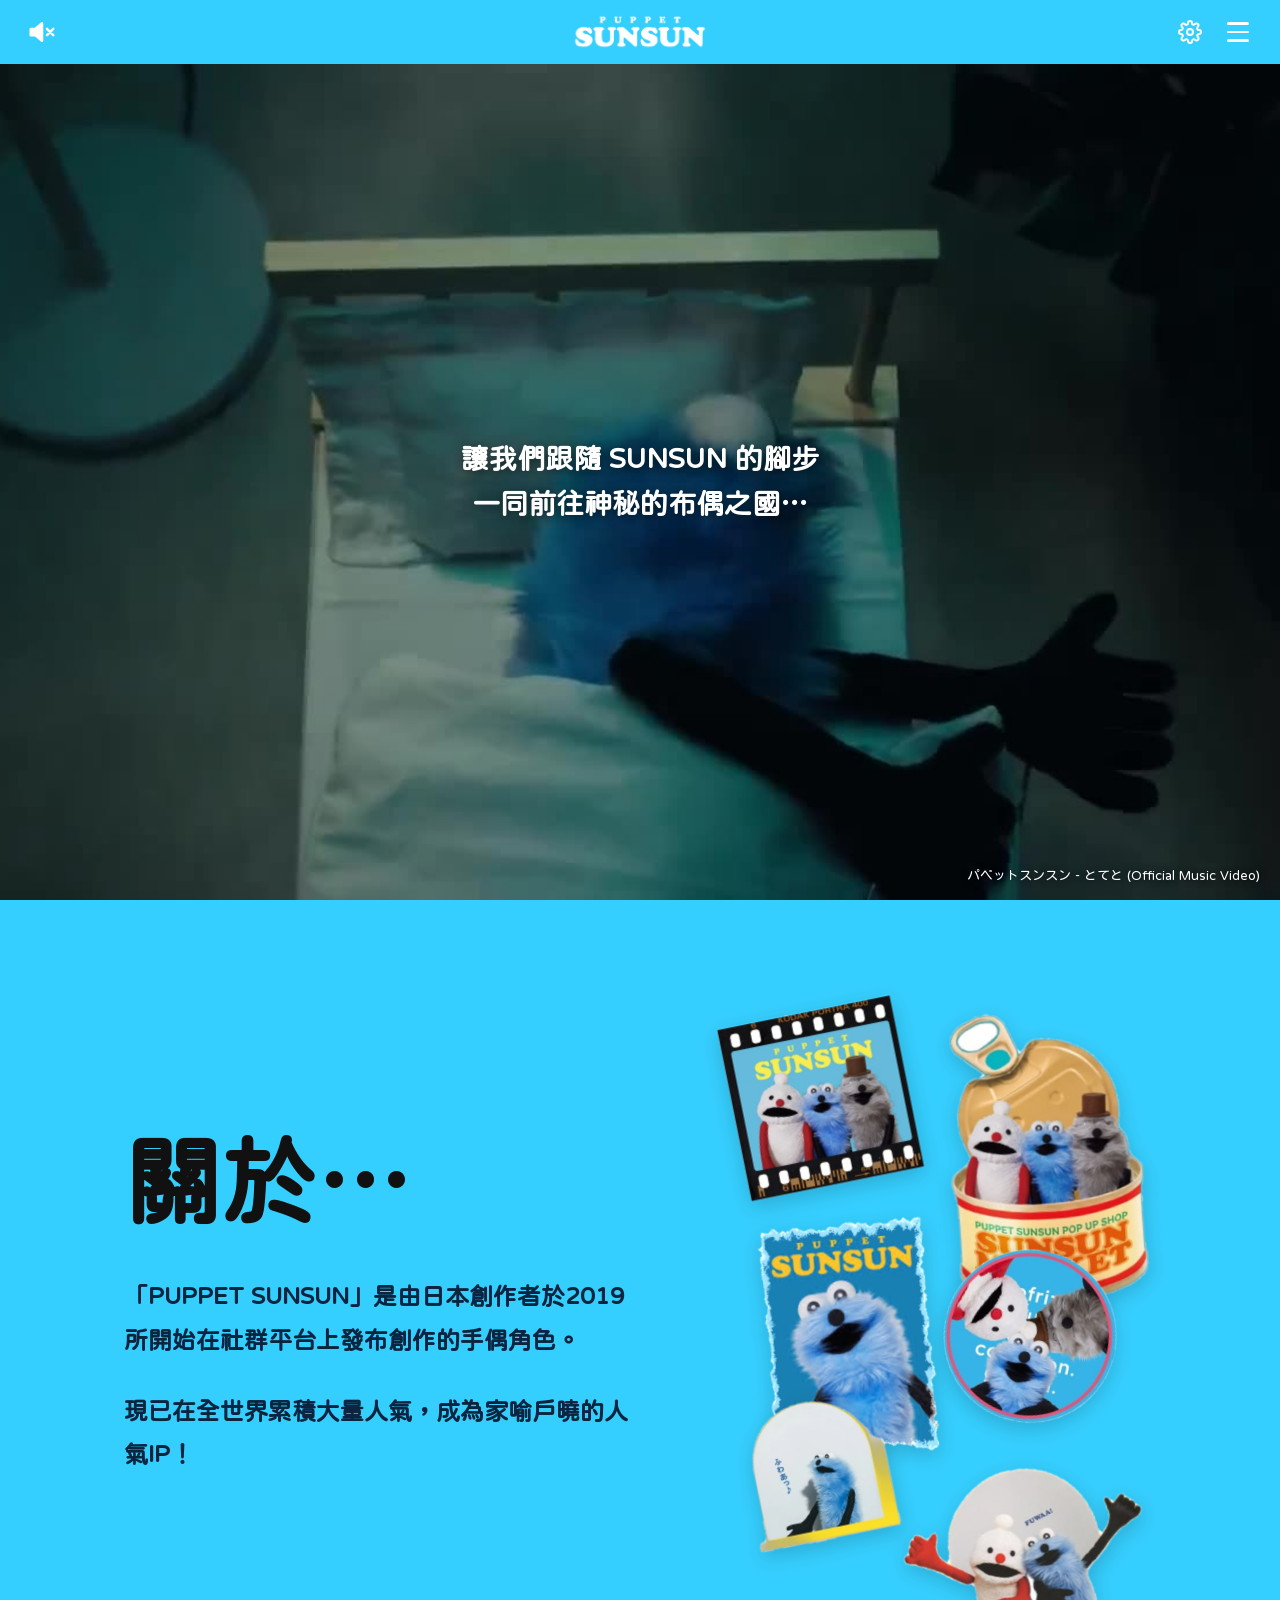
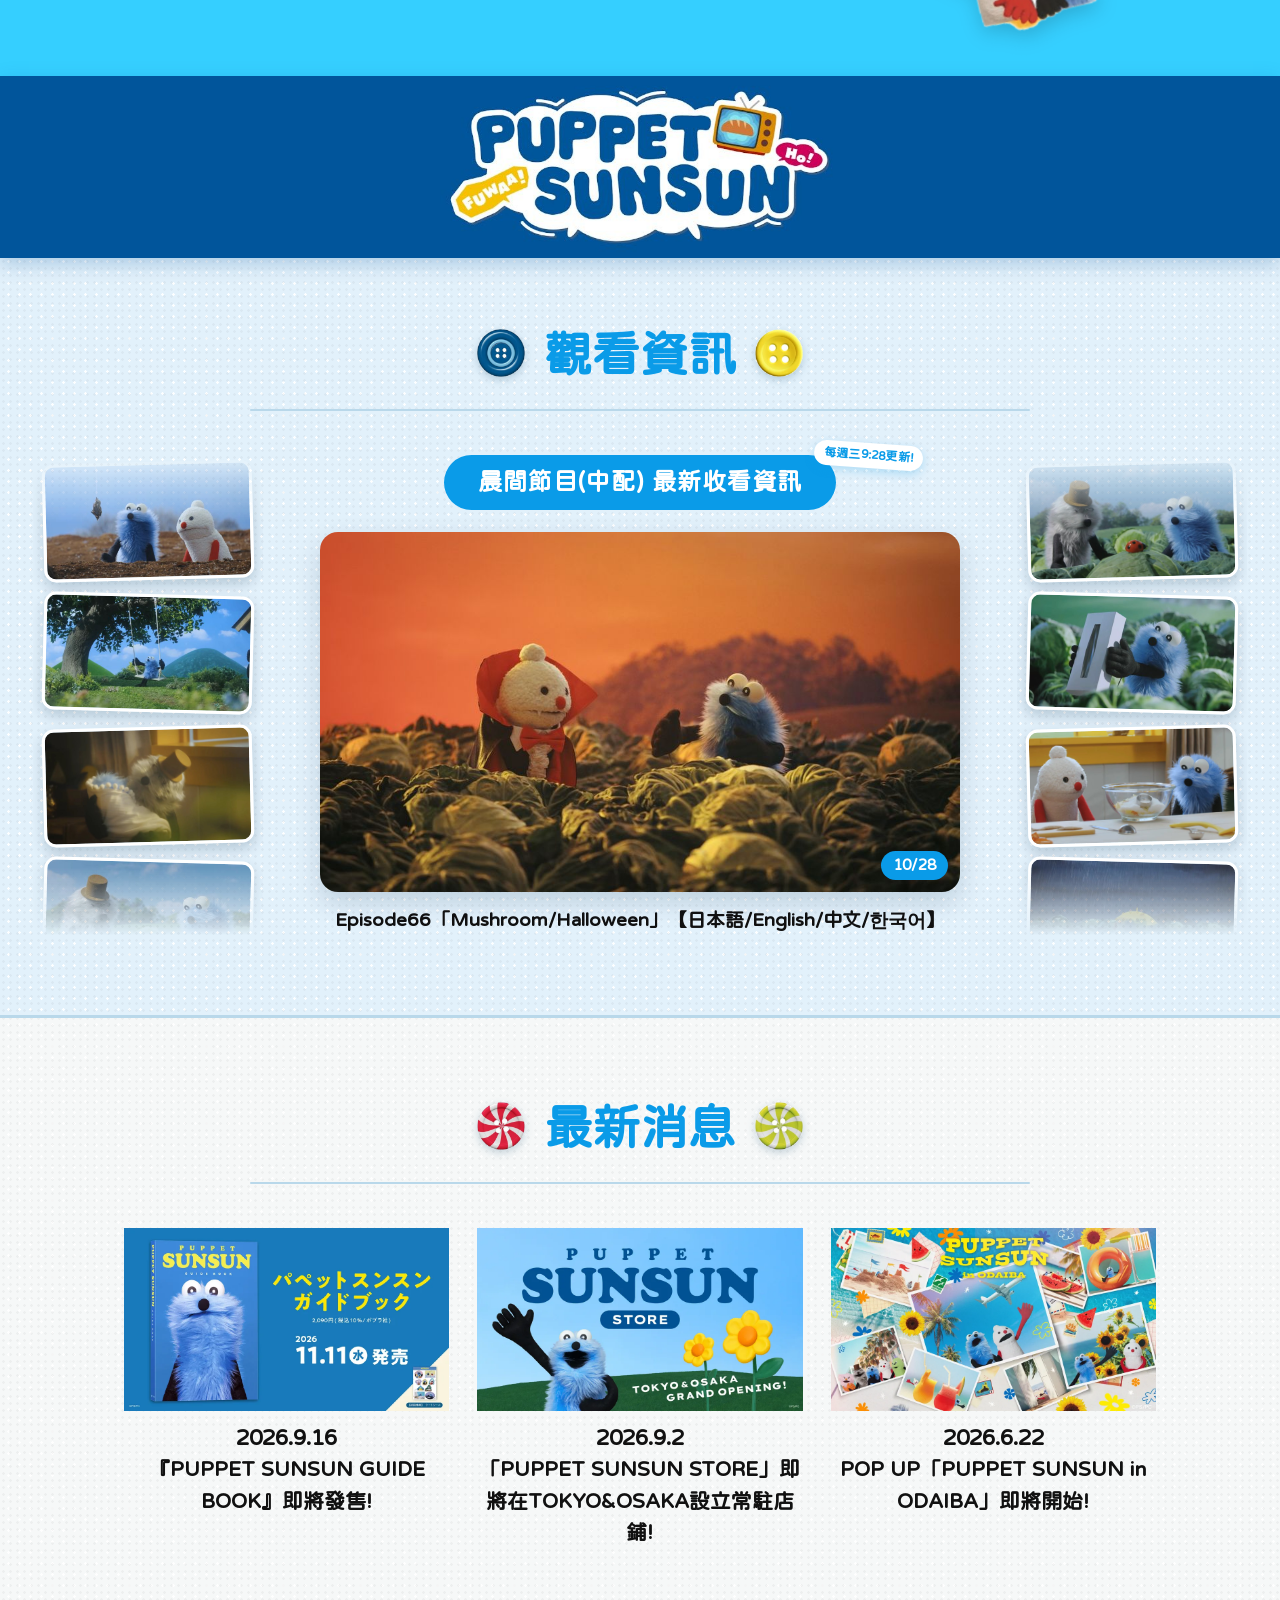
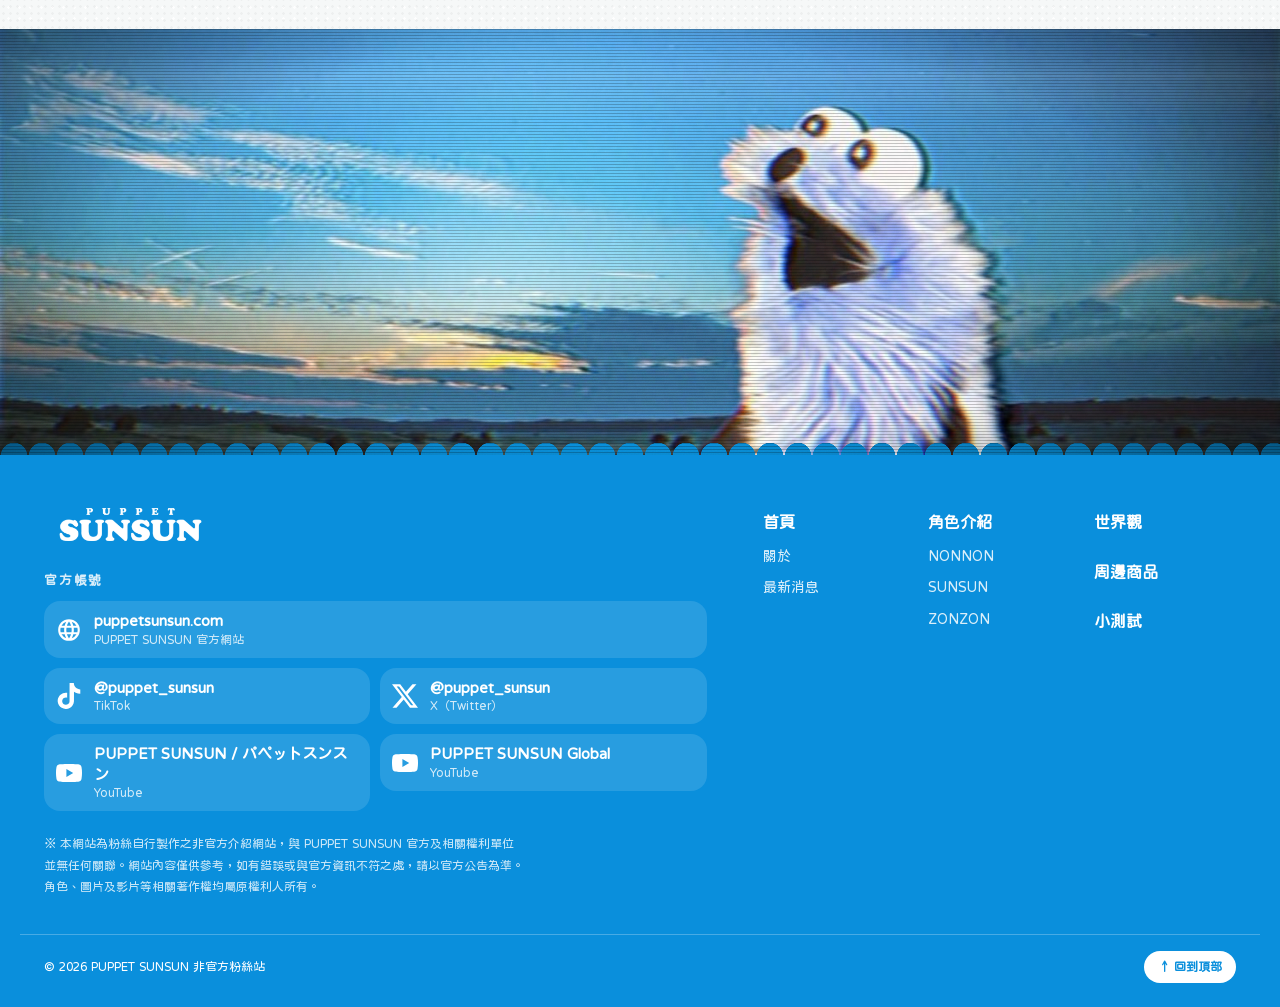
<file: index.html>
<!doctype html>
<html lang="zh-Hant">
<head>
<script>try{if(window.name==="__tr"){document.documentElement.classList.add("tr-in");window.name="";}}catch(e){}</script>
<meta charset="utf-8">
<meta name="viewport" content="width=device-width, initial-scale=1">
<title>認識 PUPPET SUNSUN</title>
<meta name="description" content="PUPPET SUNSUN 介紹（非官方草案）">
<link rel="icon" href="image/favicon.ico" sizes="any">
<link rel="icon" type="image/png" href="image/favicon.png">
<link rel="apple-touch-icon" href="image/apple-touch-icon.png">
<link rel="preconnect" href="https://fonts.googleapis.com">
<link href="https://fonts.googleapis.com/css2?family=Huninn&display=swap" rel="stylesheet">
<link rel="stylesheet" href="css/style.css">
</head>
<body>

<header>
  <nav class="wrap">
    <div class="hd-left"><button class="snd-btn" id="snd" type="button" aria-label="開啟 MV 聲音" aria-pressed="false">
        <svg viewBox="0 0 24 24" width="30" height="30" fill="none" stroke="currentColor" stroke-width="2" stroke-linecap="round" stroke-linejoin="round"><path d="M3 9.5v5h3.6L12 19V5L6.6 9.5H3z" fill="currentColor"/><g class="w-on"><path d="M15.5 9a4.2 4.2 0 0 1 0 6"/><path d="M18 6.5a8 8 0 0 1 0 11"/></g><g class="w-off"><path d="M16 9.5l5 5M21 9.5l-5 5"/></g></svg>
      </button></div>
    <a href="index.html" class="logo"><img src="image/logo-white.png" alt="PUPPET SUNSUN"></a>
    <div class="menu">
      <button class="menu-btn" type="button" aria-label="選單"><span></span><span></span><span></span></button>
      <div class="nav-links">
        <a href="index.html#about">關於</a>
        <a href="world.html">世界觀</a>
        <a href="characters.html">角色介紹</a>
        <a href="goods.html">周邊商品</a>
        <a href="quiz.html">小測試</a>
        <a href="#news">最新消息</a>
      </div>
    </div>
  </nav>
</header>

<main>
  <section class="mv">
    <video id="mv" src="image/mv.mp4" poster="image/mv-poster.jpg" autoplay muted loop playsinline preload="auto"></video>
    <p class="mv-cap">讓我們跟隨 SUNSUN 的腳步<br>一同前往神秘的布偶之國…</p>
    <p class="mv-credit">パペットスンスン - とてと (Official Music Video)</p>
  </section>

  <section id="about" class="about">
    <div class="wrap about-in">
      <div class="about-text">
        <h2>關於…</h2>
        <p>「PUPPET SUNSUN」是由日本創作者於2019所開始在社群平台上發布創作的手偶角色。</p>
        <p>現已在全世界累積大量人氣，成為家喻戶曉的人氣IP！</p>
      </div>
      <div class="stickers" id="stickers" aria-hidden="true">
        <img class="st" style="--d:0.05s;--x:2%;--y:4%;--w:44%;--r:-9deg;--r0:-28deg;z-index:1" src="image/sticker1.png" alt="">
        <img class="st" style="--d:0.20s;--x:50%;--y:0%;--w:48%;--r:6deg;--r0:24deg;z-index:2" src="image/sticker2.png" alt="">
        <img class="st" style="--d:0.35s;--x:14%;--y:31%;--w:40%;--r:4deg;--r0:-20deg;z-index:3" src="image/sticker3.png" alt="">
        <img class="st" style="--d:0.50s;--x:54%;--y:42%;--w:42%;--r:-6deg;--r0:30deg;z-index:4" src="image/sticker4.png" alt="">
        <img class="st" style="--d:0.65s;--x:0%;--y:66%;--w:36%;--r:7deg;--r0:-26deg;z-index:5" src="image/sticker5.png" alt="">
        <img class="st" style="--d:0.80s;--x:36%;--y:70%;--w:60%;--r:-4deg;--r0:22deg;z-index:6" src="image/sticker6.png" alt="">
      </div>
    </div>
  </section>

  <!-- 觀看資訊：每週更新時換掉圖片、日期（.watch-date）、集數標題和 YouTube 連結即可 -->
  <section id="watch" class="news watch">
    <div class="watch-banner"><img src="image/watch-banner.jpg" alt="PUPPET SUNSUN"></div>
    <div class="wrap">
      <h2><img class="h-btn" src="image/btn-06.png" alt="" aria-hidden="true">觀看資訊<img class="h-btn rev" src="image/btn-12.png" alt="" aria-hidden="true"></h2>
      <div class="news-line"></div>
      <!-- 左右兩條往下捲的照片帶：照片清單寫在 data-photos（image/ 裡的檔名，不含 .jpg），每次載入順序隨機；窄螢幕會藏起來 -->
      <div class="watch-body">
      <div class="watch-strip" aria-hidden="true"><div class="watch-track" data-photos="quiz-01,quiz-02,quiz-03,sunsun-bread,nonnon-friend,zonzon-grandpa"></div></div>
      <div class="watch-in">
        <p class="watch-label">晨間節目(中配) 最新收看資訊<span class="watch-badge">每週三9:28更新!</span></p>
        <a class="watch-card" href="https://www.youtube.com/watch?v=ShkyAhImnMo" target="_blank" rel="noopener">
          <span class="watch-thumb">
            <img src="image/watch-ep66.jpg" alt="Episode66 Mushroom/Halloween：穿著吸血鬼披風的 NONNON 和 SUNSUN">
            <span class="watch-play" aria-hidden="true"><svg viewBox="0 0 24 24" width="30" height="30"><path d="M8 5.5v13l11-6.5z" fill="currentColor"/></svg></span>
            <span class="watch-date">10/28</span>
          </span>
          <span class="watch-title"><span>Episode66「Mushroom/Halloween」【日本語/English/中文/한국어】</span></span>
        </a>
      </div>
      <div class="watch-strip" aria-hidden="true"><div class="watch-track slow" data-photos="quiz-07,quiz-08,quiz-09,quiz-10,sunsun-swing,nonnon-calm,zonzon-play"></div></div>
      </div>
    </div>
  </section>

  <section id="news" class="news">
    <div class="wrap">
      <h2><img class="h-btn" src="image/btn-09.png" alt="" aria-hidden="true">最新消息<img class="h-btn rev" src="image/btn-10.png" alt="" aria-hidden="true"></h2>
      <div class="news-line"></div>
      <div class="news-grid">
        <article class="news-card">
          <a class="news-link" href="#">
            <div class="news-thumb"><img src="image/n1.webp" alt="PUPPET SUNSUN GUIDE BOOK"></div>
            <p class="news-date">2026.9.16</p>
            <p class="news-title"><span>『PUPPET SUNSUN GUIDE BOOK』即將發售!</span></p>
          </a>
        </article>
        <article class="news-card">
          <a class="news-link" href="#">
            <div class="news-thumb"><img src="image/n2.webp" alt="PUPPET SUNSUN STORE"></div>
            <p class="news-date">2026.9.2</p>
            <p class="news-title"><span>「PUPPET SUNSUN STORE」即將在TOKYO&amp;OSAKA設立常駐店鋪!</span></p>
          </a>
        </article>
        <article class="news-card">
          <a class="news-link" href="#">
            <div class="news-thumb"><img src="image/n3.webp" alt="PUPPET SUNSUN in ODAIBA"></div>
            <p class="news-date">2026.6.22</p>
            <p class="news-title"><span>POP UP「PUPPET SUNSUN in ODAIBA」即將開始!</span></p>
          </a>
        </article>
      </div>
    </div>
  </section>

  <!-- 最下面的橫幅：老電視濾鏡（掃描線、往下滾的亮帶、雜訊、閃爍、偶爾橫向抖一下），效果都在 style.css 的 .tv-* -->
  <section class="tv" aria-label="PUPPET SUNSUN">
    <div class="tv-screen">
      <img src="image/tv-banner.jpg" alt="在草原上抬頭看著天空的 SUNSUN">
      <span class="tv-noise" aria-hidden="true"></span>
      <span class="tv-roll" aria-hidden="true"></span>
    </div>
  </section>
</main>

<footer class="ft">
  <div class="ft-in">
    <div class="ft-main">
      <a href="index.html" class="ft-logo"><img src="image/logo-white.png" alt="PUPPET SUNSUN"></a>
      <p class="ft-lead">官方帳號</p>
      <ul class="ft-social">
        <li class="ft-site"><a href="https://puppetsunsun.com/" target="_blank" rel="noopener">
          <svg viewBox="0 0 24 24" aria-hidden="true"><path d="M12 2a10 10 0 1 0 0 20 10 10 0 0 0 0-20zm6.9 6h-2.95a15.7 15.7 0 0 0-1.38-3.56A8.03 8.03 0 0 1 18.9 8zM12 4.04c.83 1.2 1.48 2.53 1.91 3.96h-3.82A13.7 13.7 0 0 1 12 4.04zM4.26 14a8.2 8.2 0 0 1 0-4h3.38a16.5 16.5 0 0 0 0 4H4.26zm.82 2h2.95c.32 1.25.78 2.45 1.38 3.56A8 8 0 0 1 5.08 16zm2.95-8H5.08a8 8 0 0 1 4.33-3.56A15.7 15.7 0 0 0 8.03 8zM12 19.96A14.1 14.1 0 0 1 10.09 16h3.82A14.1 14.1 0 0 1 12 19.96zM14.34 14H9.66a14.7 14.7 0 0 1 0-4h4.68a14.7 14.7 0 0 1 0 4zm.25 5.56c.6-1.11 1.06-2.31 1.38-3.56h2.95a8.03 8.03 0 0 1-4.33 3.56zM16.36 14a16.5 16.5 0 0 0 0-4h3.38a8.2 8.2 0 0 1 0 4h-3.38z"/></svg>
          <span><b>puppetsunsun.com</b><small>PUPPET SUNSUN 官方網站</small></span></a></li>
        <li><a href="https://www.tiktok.com/@puppet_sunsun" target="_blank" rel="noopener">
          <svg viewBox="0 0 24 24" aria-hidden="true"><path d="M12.53.02C13.84 0 15.14.01 16.44 0c.08 1.53.63 3.09 1.75 4.17 1.12 1.11 2.7 1.62 4.24 1.79v4.03c-1.44-.05-2.89-.35-4.2-.97-.57-.26-1.1-.59-1.62-.93-.01 2.92.01 5.84-.02 8.75-.08 1.4-.54 2.79-1.35 3.94-1.31 1.92-3.58 3.17-5.91 3.21-1.43.08-2.86-.31-4.08-1.03-2.02-1.19-3.44-3.37-3.65-5.71-.02-.5-.03-1-.01-1.49.18-1.9 1.12-3.72 2.58-4.96 1.66-1.44 3.98-2.13 6.15-1.72.02 1.48-.04 2.96-.04 4.44-.99-.32-2.15-.23-3.02.37-.63.41-1.11 1.04-1.36 1.75-.21.51-.15 1.07-.14 1.61.24 1.64 1.82 3.02 3.5 2.87 1.12-.01 2.19-.66 2.77-1.61.19-.33.4-.67.41-1.06.1-1.79.06-3.57.07-5.36.01-4.03-.01-8.05.02-12.07z"/></svg>
          <span><b>@puppet_sunsun</b><small>TikTok</small></span></a></li>
        <li><a href="https://x.com/puppet_sunsun" target="_blank" rel="noopener">
          <svg viewBox="0 0 24 24" aria-hidden="true"><path d="M18.9 1.15h3.68l-8.04 9.19L24 22.85h-7.41l-5.8-7.58-6.64 7.58H.47l8.6-9.83L0 1.15h7.59l5.25 6.93zm-1.29 19.5h2.04L6.49 3.24H4.3z"/></svg>
          <span><b>@puppet_sunsun</b><small>X（Twitter）</small></span></a></li>
        <li><a href="https://www.youtube.com/@puppetsunsun" target="_blank" rel="noopener">
          <svg viewBox="0 0 24 24" aria-hidden="true"><path fill-rule="evenodd" d="M23.5 6.2a3 3 0 0 0-2.1-2.1C19.5 3.6 12 3.6 12 3.6s-7.5 0-9.4.5A3 3 0 0 0 .5 6.2 31 31 0 0 0 0 12a31 31 0 0 0 .5 5.8 3 3 0 0 0 2.1 2.1c1.9.5 9.4.5 9.4.5s7.5 0 9.4-.5a3 3 0 0 0 2.1-2.1A31 31 0 0 0 24 12a31 31 0 0 0-.5-5.8zM9.6 15.6V8.4l6.3 3.6z"/></svg>
          <span><b>PUPPET SUNSUN / パペットスンスン</b><small>YouTube</small></span></a></li>
        <li><a href="https://www.youtube.com/@puppetsunsun_global" target="_blank" rel="noopener">
          <svg viewBox="0 0 24 24" aria-hidden="true"><path fill-rule="evenodd" d="M23.5 6.2a3 3 0 0 0-2.1-2.1C19.5 3.6 12 3.6 12 3.6s-7.5 0-9.4.5A3 3 0 0 0 .5 6.2 31 31 0 0 0 0 12a31 31 0 0 0 .5 5.8 3 3 0 0 0 2.1 2.1c1.9.5 9.4.5 9.4.5s7.5 0 9.4-.5a3 3 0 0 0 2.1-2.1A31 31 0 0 0 24 12a31 31 0 0 0-.5-5.8zM9.6 15.6V8.4l6.3 3.6z"/></svg>
          <span><b>PUPPET SUNSUN Global</b><small>YouTube</small></span></a></li>
      </ul>
      <p class="ft-note">※ 本網站為粉絲自行製作之非官方介紹網站，與 PUPPET SUNSUN 官方及相關權利單位並無任何關聯。網站內容僅供參考，如有錯誤或與官方資訊不符之處，請以官方公告為準。角色、圖片及影片等相關著作權均屬原權利人所有。</p>
    </div>

    <nav class="ft-map" aria-label="網站地圖">
      <div>
        <a href="index.html" class="ft-h">首頁</a>
        <a href="index.html#about">關於</a>
        <a href="index.html#news">最新消息</a>
      </div>
      <div>
        <a href="characters.html" class="ft-h">角色介紹</a>
        <a href="nonnon.html">NONNON</a>
        <a href="sunsun.html">SUNSUN</a>
        <a href="zonzon.html">ZONZON</a>
      </div>
      <div>
        <a href="world.html" class="ft-h">世界觀</a>
        <a href="goods.html" class="ft-h">周邊商品</a>
        <a href="quiz.html" class="ft-h">小測試</a>
      </div>
    </nav>
  </div>

  <div class="ft-bottom">
    <p>© 2026 PUPPET SUNSUN 非官方粉絲站</p>
    <a href="#" class="ft-top" onclick="window.scrollTo({ top: 0, behavior: 'smooth' }); return false;">↑ 回到頂部</a>
  </div>
</footer>

<script src="js/script.js"></script>
</body>
</html>
</file>
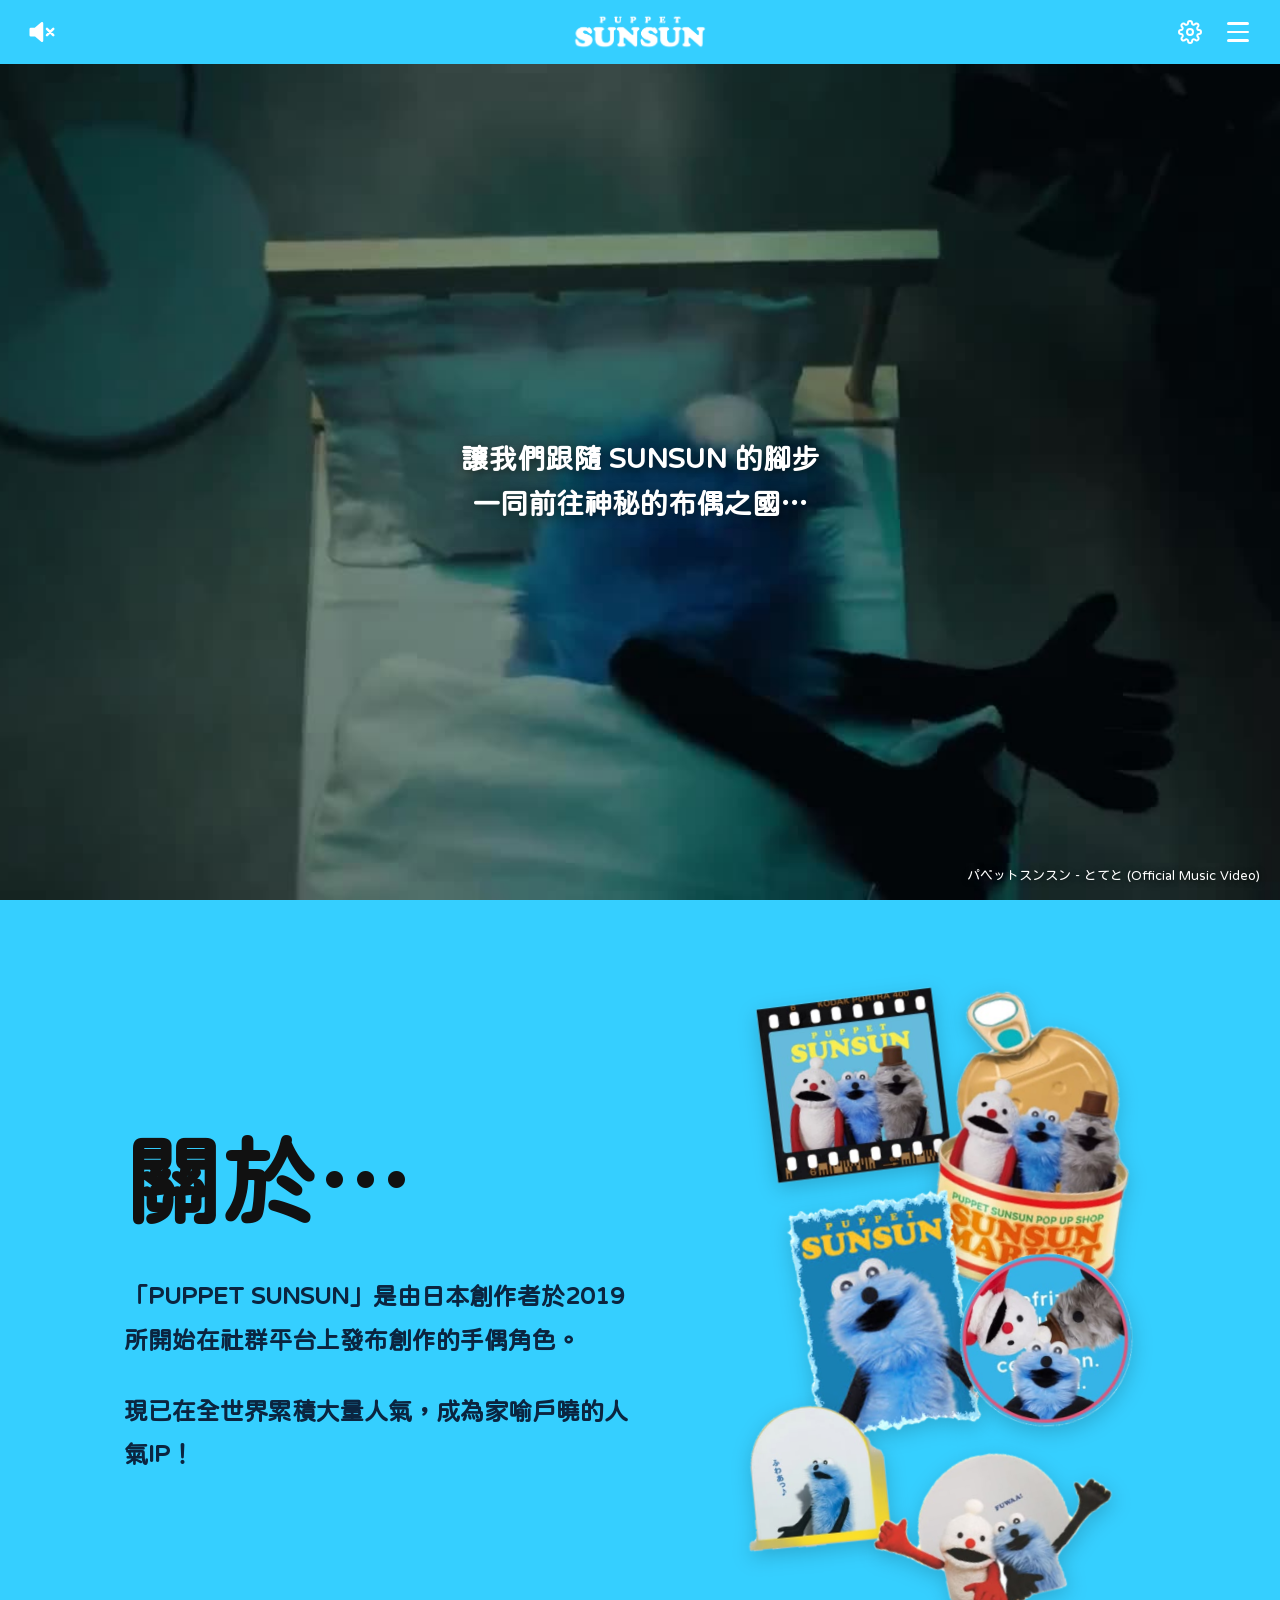
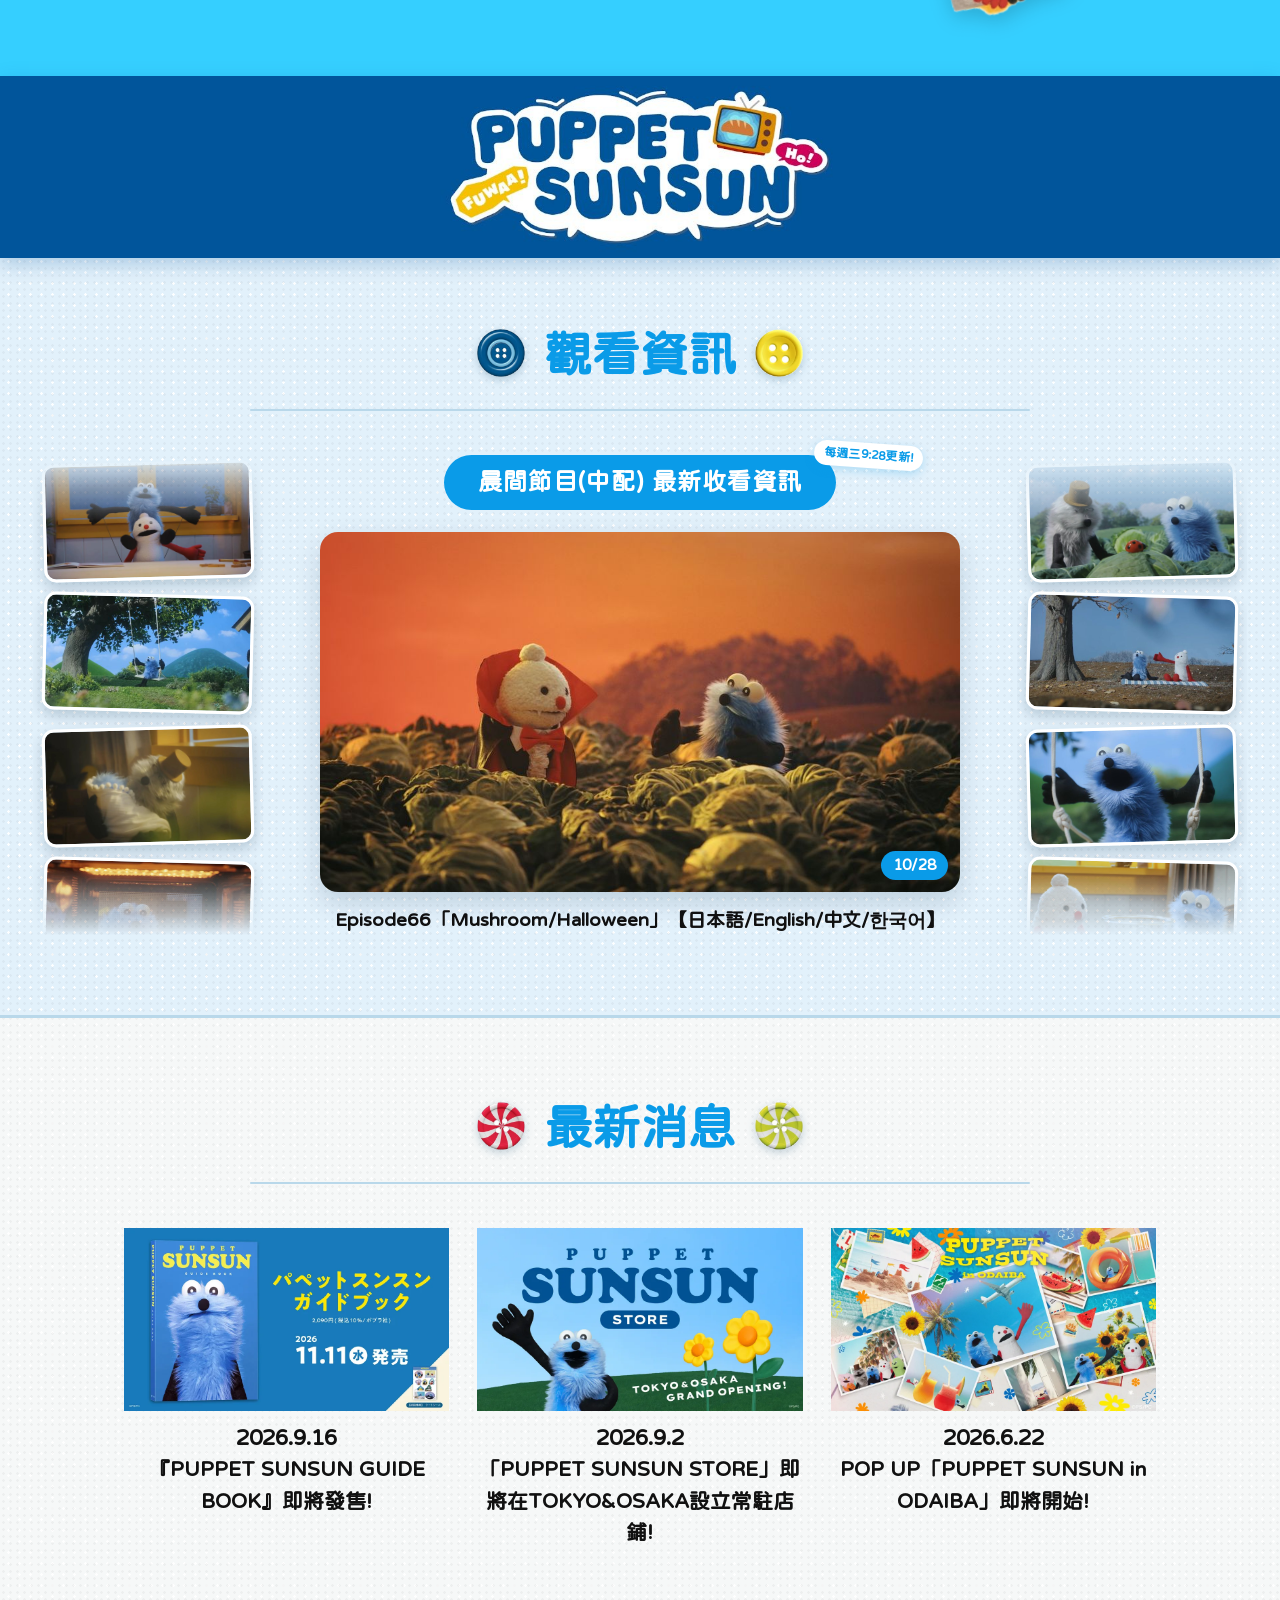
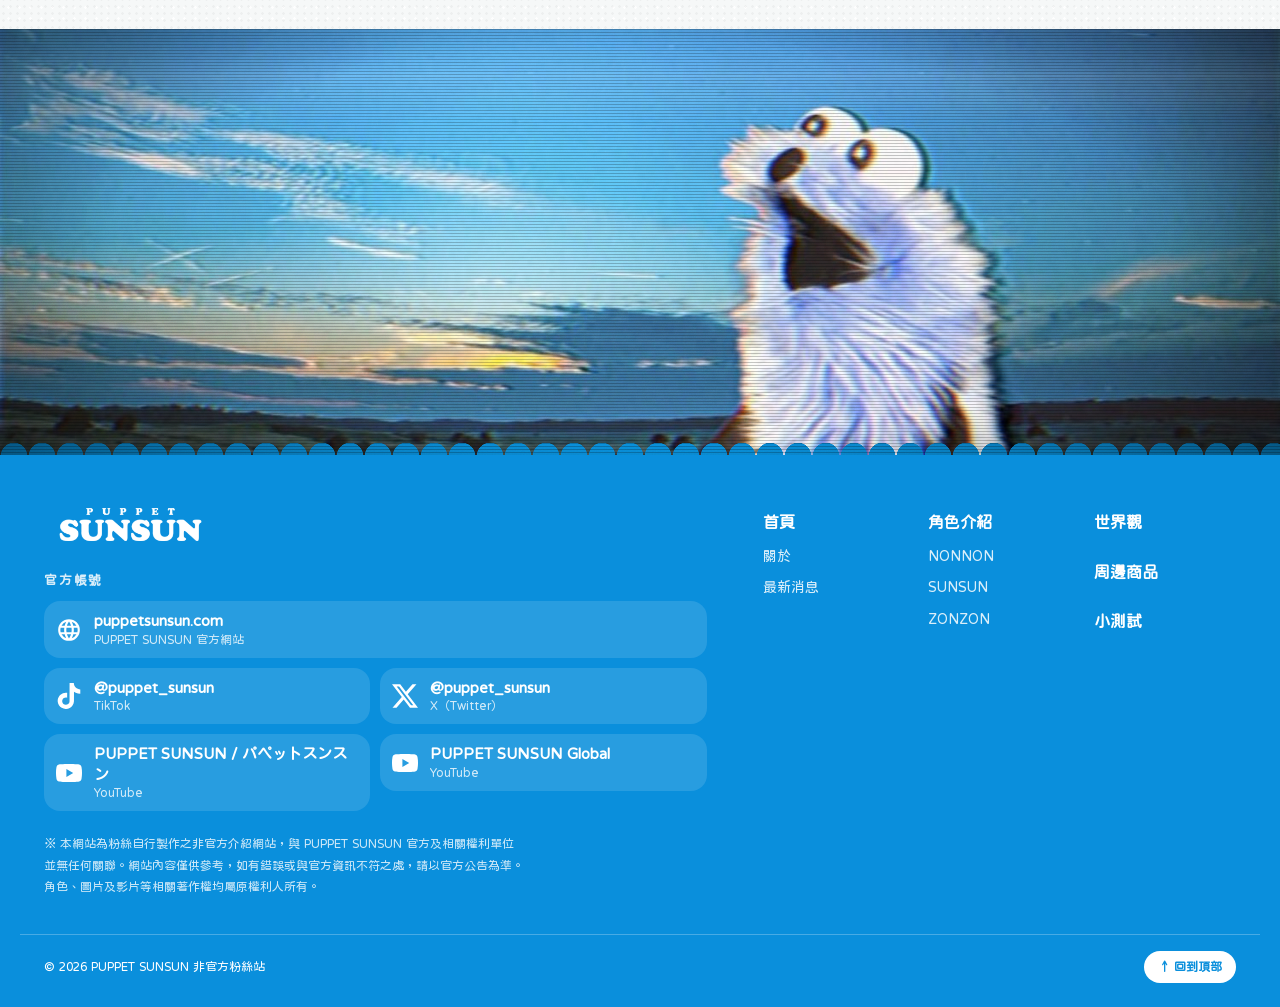
<file: about.html>
<!doctype html>
<html lang="zh-Hant"><head><meta charset="utf-8"><meta http-equiv="refresh" content="0; url=index.html#about"><title>關於</title></head><body><script>location.replace("index.html#about")</script><a href="index.html#about">前往關於</a></body></html>
</file>
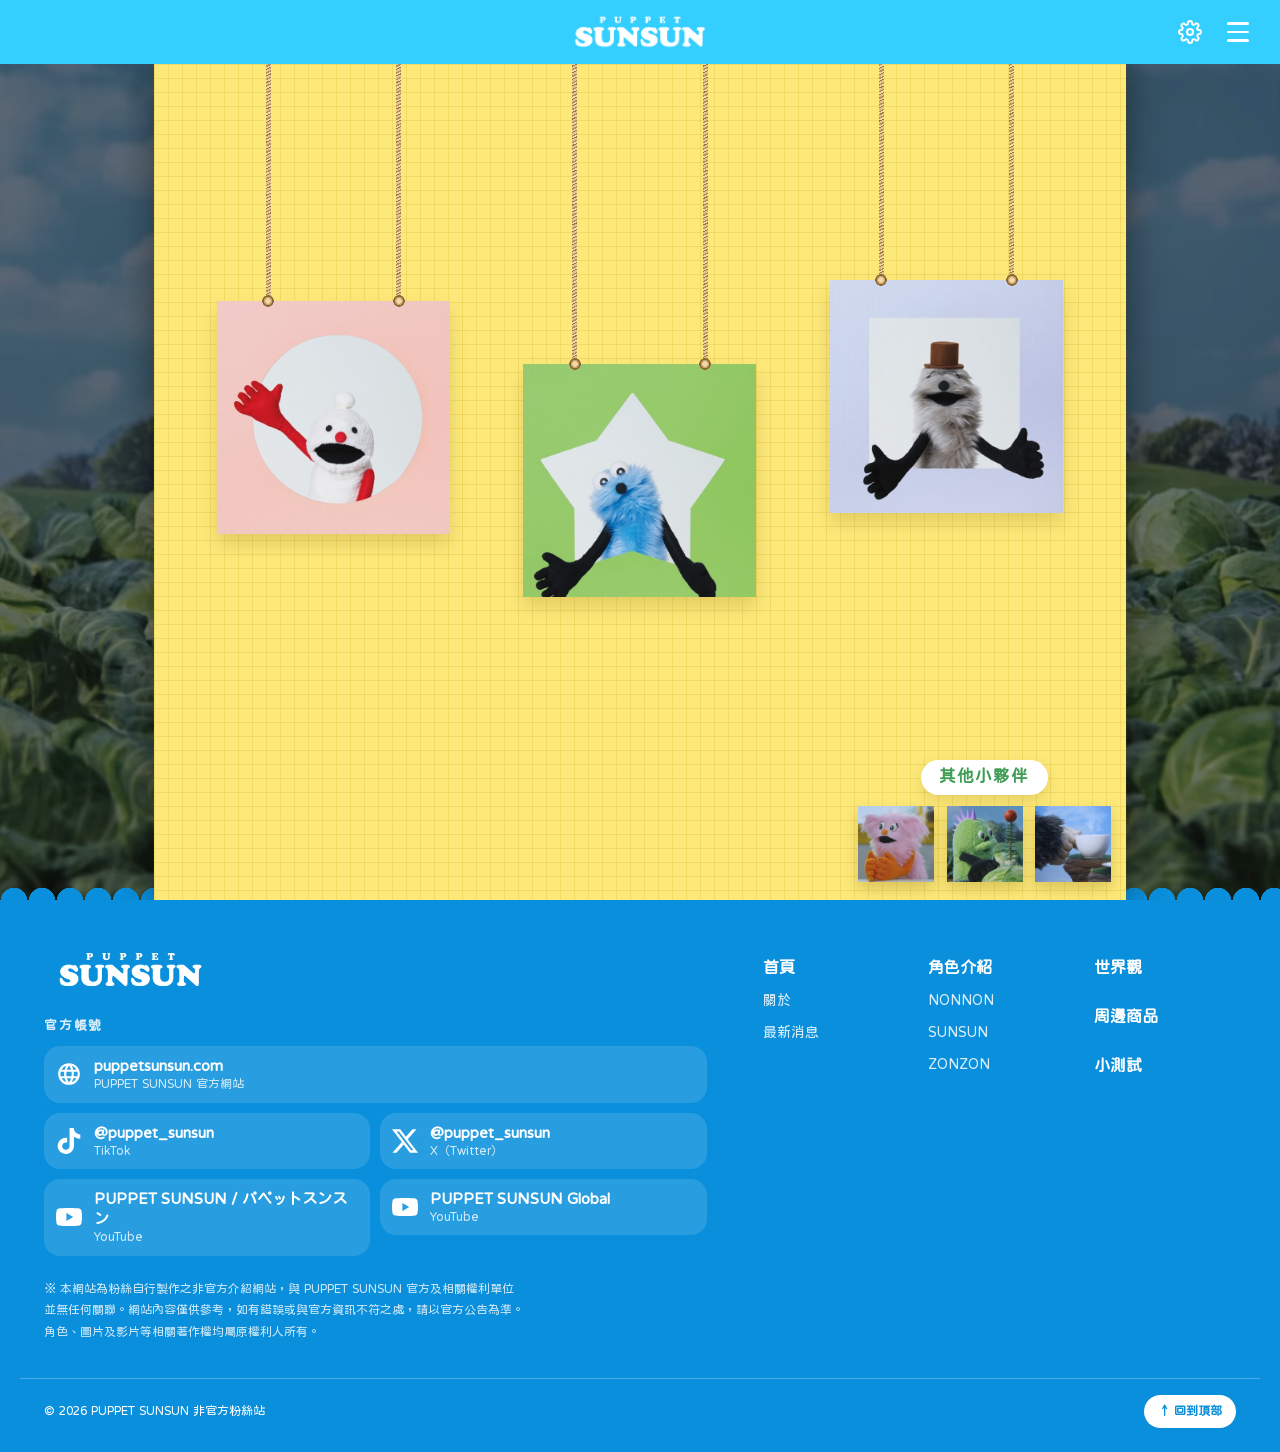
<file: characters.html>
<!doctype html>
<html lang="zh-Hant">
<head>
<script>try{if(window.name==="__tr"){document.documentElement.classList.add("tr-in");window.name="";}}catch(e){}</script>
<meta charset="utf-8">
<meta name="viewport" content="width=device-width, initial-scale=1">
<title>角色介紹｜PUPPET SUNSUN</title>
<meta name="description" content="PUPPET SUNSUN 角色介紹（非官方草案）">
<link rel="icon" href="image/favicon.ico" sizes="any">
<link rel="icon" type="image/png" href="image/favicon.png">
<link rel="apple-touch-icon" href="image/apple-touch-icon.png">
<link rel="preconnect" href="https://fonts.googleapis.com">
<link href="https://fonts.googleapis.com/css2?family=Huninn&display=swap" rel="stylesheet">
<link rel="stylesheet" href="css/style.css">
</head>
<body>

<header>
  <nav class="wrap">
    <div class="hd-left"></div>
    <a href="index.html" class="logo"><img src="image/logo-white.png" alt="PUPPET SUNSUN"></a>
    <div class="menu">
      <button class="menu-btn" type="button" aria-label="選單"><span></span><span></span><span></span></button>
      <div class="nav-links">
        <a href="index.html#about">關於</a>
        <a href="world.html">世界觀</a>
        <a href="characters.html" class="active">角色介紹</a>
        <a href="goods.html">周邊商品</a>
        <a href="quiz.html">小測試</a>
        <a href="index.html#news">最新消息</a>
      </div>
    </div>
  </nav>
</header>

<main class="hang-stage">
  <h1 class="sr-only">角色介紹</h1>
  <!-- 三位主角用麻繩吊著，進頁面時依序掉下來；--c 是名牌與選取框的顏色，--x / --t 是左上角在畫面上的位置 -->
  <!-- 左右兩側露出後方的高麗菜田底圖，中間是黃色細格紋紙（格紋會慢慢飄動） -->
  <div class="hang-panel">
  <div class="hang-box">
    <a class="hang hang-card" href="nonnon.html" style="--d:.15s;--c:#e2475f;--x:6.5%;--t:24%">
      <span class="swing">
        <span class="card-frame"><img src="image/3.jpg" alt="NONNON"></span>
        <span class="name-tag"><b>NONNON</b></span>
      </span>
    </a>
    <a class="hang hang-card" href="sunsun.html" style="--d:.35s;--c:#2a7fd4;--x:38%;--t:33%">
      <span class="swing">
        <span class="card-frame"><img src="image/2.jpg" alt="SUNSUN"></span>
        <span class="name-tag"><b>SUNSUN</b></span>
      </span>
    </a>
    <a class="hang hang-card" href="zonzon.html" style="--d:.55s;--c:#7b8089;--x:69.5%;--t:21%">
      <span class="swing">
        <span class="card-frame"><img src="image/4.jpg" alt="ZONZON"></span>
        <span class="name-tag"><b>ZONZON</b></span>
      </span>
    </a>
    <!-- 5 秒都沒指到角色時才出現的提示（script.js 控制） -->
    <p class="hang-hint" id="hangHint" aria-hidden="true">把滑鼠移到角色上看看！</p>
  </div>
  <!-- 其他小夥伴：貼在紙張右下角，等主角都掉下來後才浮出，不能點開，指到（手機點一下）才浮出一句話。想改那句話就改 .mate-say 裡的字 -->
  <div class="mates">
    <p class="mates-label">其他小夥伴</p>
    <div class="mates-row">
      <div class="mate" tabindex="0" style="--c:#e86aa0;--d:2.5s" aria-label="愛唱歌的 FANFAN"><img src="image/fanfan.jpg" alt="FANFAN"><span class="mate-say">愛唱歌的 FANFAN</span></div>
      <div class="mate" tabindex="0" style="--c:#4f9d2d;--d:2.62s" aria-label="喜愛發明的 TSUKUTSUKU"><img src="image/tsukutsuku.jpg" alt="TSUKUTSUKU"><span class="mate-say">喜愛發明的 TSUKUTSUKU</span></div>
      <div class="mate" tabindex="0" style="--c:#4b4f63;--d:2.74s" aria-label="巨人 COCO"><img src="image/coco.jpg" alt="COCO"><span class="mate-say">巨人 COCO</span></div>
    </div>
  </div>
  </div>
</main>

<footer class="ft">
  <div class="ft-in">
    <div class="ft-main">
      <a href="index.html" class="ft-logo"><img src="image/logo-white.png" alt="PUPPET SUNSUN"></a>
      <p class="ft-lead">官方帳號</p>
      <ul class="ft-social">
        <li class="ft-site"><a href="https://puppetsunsun.com/" target="_blank" rel="noopener">
          <svg viewBox="0 0 24 24" aria-hidden="true"><path d="M12 2a10 10 0 1 0 0 20 10 10 0 0 0 0-20zm6.9 6h-2.95a15.7 15.7 0 0 0-1.38-3.56A8.03 8.03 0 0 1 18.9 8zM12 4.04c.83 1.2 1.48 2.53 1.91 3.96h-3.82A13.7 13.7 0 0 1 12 4.04zM4.26 14a8.2 8.2 0 0 1 0-4h3.38a16.5 16.5 0 0 0 0 4H4.26zm.82 2h2.95c.32 1.25.78 2.45 1.38 3.56A8 8 0 0 1 5.08 16zm2.95-8H5.08a8 8 0 0 1 4.33-3.56A15.7 15.7 0 0 0 8.03 8zM12 19.96A14.1 14.1 0 0 1 10.09 16h3.82A14.1 14.1 0 0 1 12 19.96zM14.34 14H9.66a14.7 14.7 0 0 1 0-4h4.68a14.7 14.7 0 0 1 0 4zm.25 5.56c.6-1.11 1.06-2.31 1.38-3.56h2.95a8.03 8.03 0 0 1-4.33 3.56zM16.36 14a16.5 16.5 0 0 0 0-4h3.38a8.2 8.2 0 0 1 0 4h-3.38z"/></svg>
          <span><b>puppetsunsun.com</b><small>PUPPET SUNSUN 官方網站</small></span></a></li>
        <li><a href="https://www.tiktok.com/@puppet_sunsun" target="_blank" rel="noopener">
          <svg viewBox="0 0 24 24" aria-hidden="true"><path d="M12.53.02C13.84 0 15.14.01 16.44 0c.08 1.53.63 3.09 1.75 4.17 1.12 1.11 2.7 1.62 4.24 1.79v4.03c-1.44-.05-2.89-.35-4.2-.97-.57-.26-1.1-.59-1.62-.93-.01 2.92.01 5.84-.02 8.75-.08 1.4-.54 2.79-1.35 3.94-1.31 1.92-3.58 3.17-5.91 3.21-1.43.08-2.86-.31-4.08-1.03-2.02-1.19-3.44-3.37-3.65-5.71-.02-.5-.03-1-.01-1.49.18-1.9 1.12-3.72 2.58-4.96 1.66-1.44 3.98-2.13 6.15-1.72.02 1.48-.04 2.96-.04 4.44-.99-.32-2.15-.23-3.02.37-.63.41-1.11 1.04-1.36 1.75-.21.51-.15 1.07-.14 1.61.24 1.64 1.82 3.02 3.5 2.87 1.12-.01 2.19-.66 2.77-1.61.19-.33.4-.67.41-1.06.1-1.79.06-3.57.07-5.36.01-4.03-.01-8.05.02-12.07z"/></svg>
          <span><b>@puppet_sunsun</b><small>TikTok</small></span></a></li>
        <li><a href="https://x.com/puppet_sunsun" target="_blank" rel="noopener">
          <svg viewBox="0 0 24 24" aria-hidden="true"><path d="M18.9 1.15h3.68l-8.04 9.19L24 22.85h-7.41l-5.8-7.58-6.64 7.58H.47l8.6-9.83L0 1.15h7.59l5.25 6.93zm-1.29 19.5h2.04L6.49 3.24H4.3z"/></svg>
          <span><b>@puppet_sunsun</b><small>X（Twitter）</small></span></a></li>
        <li><a href="https://www.youtube.com/@puppetsunsun" target="_blank" rel="noopener">
          <svg viewBox="0 0 24 24" aria-hidden="true"><path fill-rule="evenodd" d="M23.5 6.2a3 3 0 0 0-2.1-2.1C19.5 3.6 12 3.6 12 3.6s-7.5 0-9.4.5A3 3 0 0 0 .5 6.2 31 31 0 0 0 0 12a31 31 0 0 0 .5 5.8 3 3 0 0 0 2.1 2.1c1.9.5 9.4.5 9.4.5s7.5 0 9.4-.5a3 3 0 0 0 2.1-2.1A31 31 0 0 0 24 12a31 31 0 0 0-.5-5.8zM9.6 15.6V8.4l6.3 3.6z"/></svg>
          <span><b>PUPPET SUNSUN / パペットスンスン</b><small>YouTube</small></span></a></li>
        <li><a href="https://www.youtube.com/@puppetsunsun_global" target="_blank" rel="noopener">
          <svg viewBox="0 0 24 24" aria-hidden="true"><path fill-rule="evenodd" d="M23.5 6.2a3 3 0 0 0-2.1-2.1C19.5 3.6 12 3.6 12 3.6s-7.5 0-9.4.5A3 3 0 0 0 .5 6.2 31 31 0 0 0 0 12a31 31 0 0 0 .5 5.8 3 3 0 0 0 2.1 2.1c1.9.5 9.4.5 9.4.5s7.5 0 9.4-.5a3 3 0 0 0 2.1-2.1A31 31 0 0 0 24 12a31 31 0 0 0-.5-5.8zM9.6 15.6V8.4l6.3 3.6z"/></svg>
          <span><b>PUPPET SUNSUN Global</b><small>YouTube</small></span></a></li>
      </ul>
      <p class="ft-note">※ 本網站為粉絲自行製作之非官方介紹網站，與 PUPPET SUNSUN 官方及相關權利單位並無任何關聯。網站內容僅供參考，如有錯誤或與官方資訊不符之處，請以官方公告為準。角色、圖片及影片等相關著作權均屬原權利人所有。</p>
    </div>

    <nav class="ft-map" aria-label="網站地圖">
      <div>
        <a href="index.html" class="ft-h">首頁</a>
        <a href="index.html#about">關於</a>
        <a href="index.html#news">最新消息</a>
      </div>
      <div>
        <a href="characters.html" class="ft-h">角色介紹</a>
        <a href="nonnon.html">NONNON</a>
        <a href="sunsun.html">SUNSUN</a>
        <a href="zonzon.html">ZONZON</a>
      </div>
      <div>
        <a href="world.html" class="ft-h">世界觀</a>
        <a href="goods.html" class="ft-h">周邊商品</a>
        <a href="quiz.html" class="ft-h">小測試</a>
      </div>
    </nav>
  </div>

  <div class="ft-bottom">
    <p>© 2026 PUPPET SUNSUN 非官方粉絲站</p>
    <a href="#" class="ft-top" onclick="window.scrollTo({ top: 0, behavior: 'smooth' }); return false;">↑ 回到頂部</a>
  </div>
</footer>

<script src="js/script.js"></script>
</body>
</html>
</file>
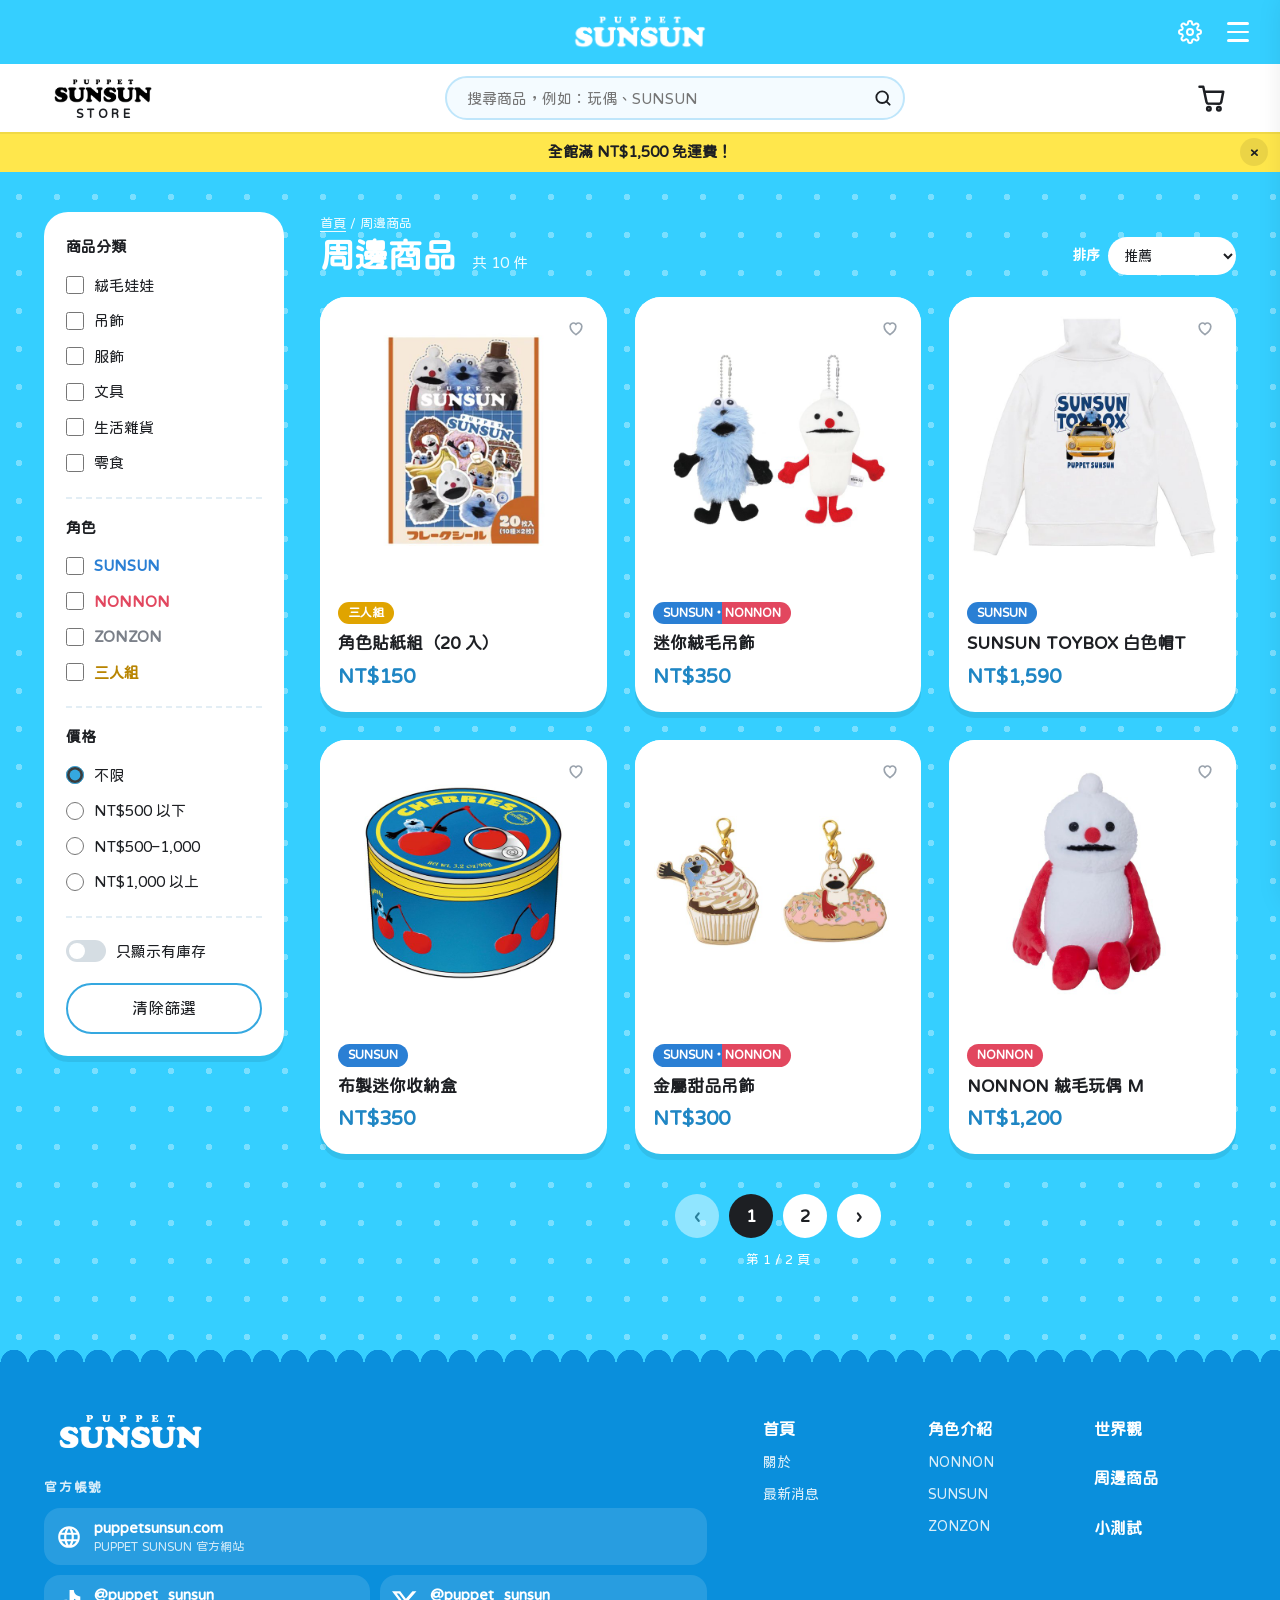
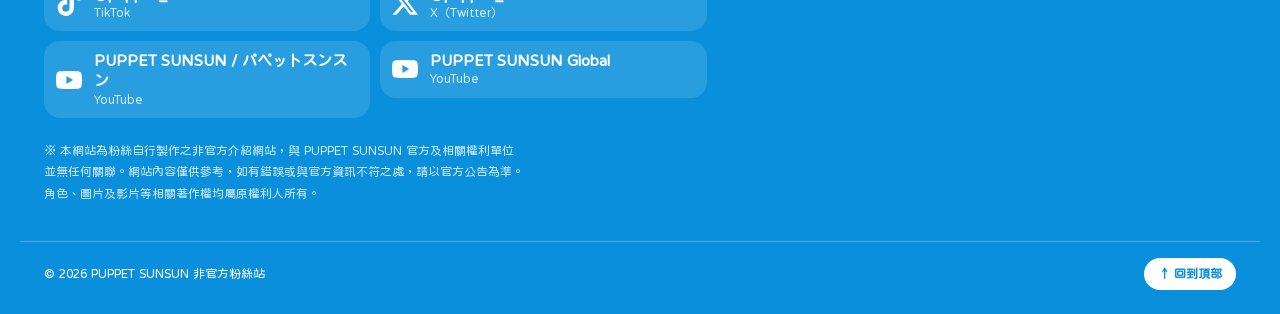
<file: goods.html>
<!doctype html>
<html lang="zh-Hant">
<head>
<script>try{if(window.name==="__tr"){document.documentElement.classList.add("tr-in");window.name="";}}catch(e){}</script>
<meta charset="utf-8">
<meta name="viewport" content="width=device-width, initial-scale=1">
<title>周邊商品｜PUPPET SUNSUN STORE</title>
<meta name="description" content="PUPPET SUNSUN 周邊商品（非官方展示，不會實際下單）">
<link rel="icon" href="image/favicon.ico" sizes="any">
<link rel="icon" type="image/png" href="image/favicon.png">
<link rel="apple-touch-icon" href="image/apple-touch-icon.png">
<link rel="preconnect" href="https://fonts.googleapis.com">
<link href="https://fonts.googleapis.com/css2?family=Huninn&display=swap" rel="stylesheet">
<link rel="stylesheet" href="css/style.css">
</head>
<body>

<header>
  <nav class="wrap">
    <div class="hd-left"></div>
    <a href="index.html" class="logo"><img src="image/logo-white.png" alt="PUPPET SUNSUN"></a>
    <div class="menu">
      <button class="menu-btn" type="button" aria-label="選單"><span></span><span></span><span></span></button>
      <div class="nav-links">
        <a href="index.html#about">關於</a>
        <a href="world.html">世界觀</a>
        <a href="characters.html">角色介紹</a>
        <a href="goods.html" class="active">周邊商品</a>
        <a href="quiz.html">小測試</a>
        <a href="index.html#news">最新消息</a>
      </div>
    </div>
  </nav>
</header>

<main class="shop">
  <!-- 商店列：Logo、搜尋、購物車（捲動時貼在選單列下方） -->
  <div class="shop-bar">
    <div class="shop-bar-in">
      <a href="goods.html" class="shop-logo"><img src="image/logo.png" alt="PUPPET SUNSUN"><span>STORE</span></a>
      <form class="shop-search" role="search" id="shopSearch">
        <input type="search" id="q" placeholder="搜尋商品，例如：玩偶、SUNSUN" aria-label="搜尋商品" autocomplete="off">
        <button type="submit" aria-label="搜尋">
          <svg viewBox="0 0 24 24" width="20" height="20" fill="none" stroke="currentColor" stroke-width="2.2" stroke-linecap="round"><circle cx="11" cy="11" r="7"/><path d="M20 20l-4-4"/></svg>
        </button>
      </form>
      <button class="cart-btn" id="cartOpen" type="button" aria-label="打開購物車">
        <svg viewBox="0 0 24 24" width="30" height="30" fill="none" stroke="currentColor" stroke-width="2" stroke-linecap="round" stroke-linejoin="round"><path d="M2 3h3l2.6 12.2a1.6 1.6 0 0 0 1.6 1.3h8.6a1.6 1.6 0 0 0 1.6-1.2L21 7H6"/><circle cx="9.5" cy="20.5" r="1.4"/><circle cx="17.5" cy="20.5" r="1.4"/></svg>
        <b class="cart-badge" id="cartBadge">0</b>
      </button>
    </div>
  </div>

  <!-- 黃色通知列：訊息輪播，可關閉 -->
  <div class="notice" id="notice">
    <ul class="notice-list" aria-live="polite">
      <li class="on">全館滿 NT$1,500 免運費！</li>
      <li>「PUPPET SUNSUN STORE」東京・大阪常駐店即將開幕</li>
      <li>新品「SUNSUN 絨毛娃娃」現正販售中</li>
    </ul>
    <button class="notice-x" id="noticeClose" type="button" aria-label="關閉通知">×</button>
  </div>

  <div class="shop-body">
    <!-- 左側勾選篩選 -->
    <aside class="filters" id="filters">
      <button class="filters-toggle" id="filtersToggle" type="button" aria-expanded="false">篩選條件 <span id="filterCount"></span></button>
      <form class="filters-in" id="filterForm">
        <fieldset>
          <legend>商品分類</legend>
          <label><input type="checkbox" name="cat" value="plush"> 絨毛娃娃</label>
          <label><input type="checkbox" name="cat" value="charm"> 吊飾</label>
          <label><input type="checkbox" name="cat" value="apparel"> 服飾</label>
          <label><input type="checkbox" name="cat" value="stationery"> 文具</label>
          <label><input type="checkbox" name="cat" value="living"> 生活雜貨</label>
          <label><input type="checkbox" name="cat" value="food"> 零食</label>
        </fieldset>
        <fieldset>
          <legend>角色</legend>
          <label class="chip-sunsun"><input type="checkbox" name="char" value="sunsun"> SUNSUN</label>
          <label class="chip-nonnon"><input type="checkbox" name="char" value="nonnon"> NONNON</label>
          <label class="chip-zonzon"><input type="checkbox" name="char" value="zonzon"> ZONZON</label>
          <label class="chip-all"><input type="checkbox" name="char" value="all"> 三人組</label>
        </fieldset>
        <fieldset>
          <legend>價格</legend>
          <label><input type="radio" name="price" value="any" checked> 不限</label>
          <label><input type="radio" name="price" value="0-500"> NT$500 以下</label>
          <label><input type="radio" name="price" value="500-1000"> NT$500–1,000</label>
          <label><input type="radio" name="price" value="1000-"> NT$1,000 以上</label>
        </fieldset>
        <label class="switch"><input type="checkbox" name="stock"> <span></span> 只顯示有庫存</label>
        <button class="filters-clear" type="reset">清除篩選</button>
      </form>
    </aside>

    <section class="catalog" aria-labelledby="shopTitle">
      <div class="catalog-head">
        <div>
          <p class="crumb"><a href="index.html">首頁</a> / 周邊商品</p>
          <h1 id="shopTitle">周邊商品 <small id="resultCount"></small></h1>
        </div>
        <label class="sort">排序
          <select id="sort">
            <option value="rec">推薦</option>
            <option value="new">最新上架</option>
            <option value="low">價格：低到高</option>
            <option value="high">價格：高到低</option>
          </select>
        </label>
      </div>

      <div class="products" id="products"></div>
      <div class="empty" id="empty" hidden>
        <p>找不到符合條件的商品</p>
        <button type="button" id="emptyReset">清除搜尋與篩選</button>
      </div>

      <!-- 分頁：每頁 6 件（PER_PAGE），頁數依篩選後的商品數自動產生 -->
      <nav class="pager" id="pager" aria-label="分頁"></nav>
    </section>
  </div>

  <!-- 購物車抽屜 -->
  <div class="drawer-mask" id="drawerMask" hidden></div>
  <aside class="drawer" id="drawer" aria-label="購物車" aria-hidden="true">
    <div class="drawer-head">
      <h2>購物車</h2>
      <button type="button" id="cartClose" aria-label="關閉購物車">×</button>
    </div>
    <div class="ship" id="ship">
      <p id="shipText"></p>
      <div class="ship-bar"><i id="shipFill"></i></div>
    </div>
    <ul class="drawer-list" id="cartList"></ul>
    <p class="drawer-empty" id="cartEmpty">購物車是空的，去逛逛吧！</p>
    <div class="drawer-foot">
      <p class="subtotal">小計 <b id="subtotal">NT$0</b></p>
      <button type="button" class="checkout" id="checkout">前往結帳</button>
      <p class="drawer-note">此為展示用購物車，不會實際下單或付款。</p>
    </div>
  </aside>

  <div class="toast" id="toast" role="status"></div>
</main>

<script>
  // 商店：商品資料、篩選、排序、購物車都只在這個瀏覽器裡運作，不會送出任何訂單
  (function () {
    // 商品資料：char 可以放好幾位角色（例如 ['sunsun', 'nonnon']），篩選時勾到其中一位就會出現
    // cat：plush 絨毛娃娃／charm 吊飾／apparel 服飾／stationery 文具／living 生活雜貨／food 零食
    // date 越大越新（「最新上架」排序用）；badge 留空就不顯示標籤；stock: false 會顯示「已售完」
    var PRODUCTS = [
      { id: 'g01', name: '角色貼紙組（20 入）', cat: 'stationery', char: ['all'], price: 150, date: 20261010, badge: '', stock: true, img: 'image/goods-01.jpg' },
      { id: 'g02', name: '迷你絨毛吊飾', cat: 'charm', char: ['sunsun', 'nonnon'], price: 350, date: 20261009, badge: '', stock: true, img: 'image/goods-02.jpg' },
      { id: 'g03', name: 'SUNSUN TOYBOX 白色帽T', cat: 'apparel', char: ['sunsun'], price: 1590, date: 20261008, badge: '', stock: true, img: 'image/goods-03.jpg' },
      { id: 'g04', name: '布製迷你收納盒', cat: 'living', char: ['sunsun'], price: 350, date: 20261007, badge: '', stock: true, img: 'image/goods-04.jpg' },
      { id: 'g05', name: '金屬甜品吊飾', cat: 'charm', char: ['sunsun', 'nonnon'], price: 300, date: 20261006, badge: '', stock: true, img: 'image/goods-05.jpg' },
      { id: 'g06', name: 'NONNON 絨毛玩偶 M', cat: 'plush', char: ['nonnon'], price: 1200, date: 20261005, badge: '', stock: true, img: 'image/goods-06.jpg' },
      { id: 'g07', name: 'SUNSUN 糖果店 漱口杯', cat: 'living', char: ['all'], price: 300, date: 20261004, badge: '', stock: true, img: 'image/goods-07.jpg' },
      { id: 'g08', name: 'ZONZON 絨毛娃娃 M', cat: 'plush', char: ['zonzon'], price: 1200, date: 20261003, badge: '', stock: true, img: 'image/goods-08.jpg' },
      { id: 'g09', name: 'SUNSUN 糖果店 糖果組', cat: 'food', char: ['sunsun'], price: 250, date: 20261002, badge: '', stock: true, img: 'image/goods-09.jpg' },
      { id: 'g10', name: 'SUNSUN 絨毛娃娃', cat: 'plush', char: ['sunsun'], price: 1200, date: 20261001, badge: '', stock: true, img: 'image/goods-10.jpg' }
    ];
    var CHAR = { sunsun: 'SUNSUN', nonnon: 'NONNON', zonzon: 'ZONZON', all: '三人組' };
    var PER_PAGE = 6;
    var FREE_SHIP = 1500;
    // 商品換過一輪，購物車與收藏換新的存放名稱，舊的商品編號才不會對到新商品
    var KEY = 'sunsun-cart-v3', FAV = 'sunsun-fav-v2';
    function charKey(p) { return p.char.length > 1 ? 'duo' : p.char[0]; }
    function charName(p) { return p.char.map(function (c) { return CHAR[c]; }).join('・'); }

    function load(k, d) { try { return JSON.parse(localStorage.getItem(k)) || d; } catch (e) { return d; } }
    function save(k, v) { try { localStorage.setItem(k, JSON.stringify(v)); } catch (e) {} }
    function money(n) { return 'NT$' + n.toLocaleString('en-US'); }
    function byId(id) { return PRODUCTS.filter(function (p) { return p.id === id; })[0]; }
    function esc(s) { return String(s).replace(/[&<>"]/g, function (c) { return { '&': '&amp;', '<': '&lt;', '>': '&gt;', '"': '&quot;' }[c]; }); }

    var cart = load(KEY, {}), favs = load(FAV, {});
    var $ = function (id) { return document.getElementById(id); };
    var form = $('filterForm'), q = $('q'), sortSel = $('sort');

    // ── 商品列表 ──
    function currentList() {
      var fd = new FormData(form);
      var cats = fd.getAll('cat'), chars = fd.getAll('char'), price = fd.get('price'), stockOnly = fd.get('stock');
      var term = q.value.trim().toLowerCase();
      var list = PRODUCTS.filter(function (p) {
        if (cats.length && cats.indexOf(p.cat) < 0) return false;
        if (chars.length && !p.char.some(function (c) { return chars.indexOf(c) >= 0; })) return false;
        if (stockOnly && !p.stock) return false;
        if (price !== 'any') {
          var r = price.split('-'), lo = +r[0] || 0, hi = r[1] ? +r[1] : Infinity;
          if (p.price < lo || p.price > hi) return false;
        }
        if (term && (p.name + charName(p)).toLowerCase().indexOf(term) < 0) return false;
        return true;
      });
      var s = sortSel.value;
      if (s === 'new') list.sort(function (a, b) { return b.date - a.date; });
      if (s === 'low') list.sort(function (a, b) { return a.price - b.price; });
      if (s === 'high') list.sort(function (a, b) { return b.price - a.price; });
      // 推薦排序：售完的放最後
      if (s === 'rec') list.sort(function (a, b) { return (b.stock ? 1 : 0) - (a.stock ? 1 : 0); });
      return list;
    }

    var page = 1;
    function renderProducts() {
      var list = currentList();
      var pages = Math.max(1, Math.ceil(list.length / PER_PAGE));
      page = Math.min(page, pages);
      $('products').innerHTML = list.slice((page - 1) * PER_PAGE, page * PER_PAGE).map(function (p) {
        return '<article class="product' + (p.stock ? '' : ' soldout') + '" data-id="' + p.id + '" data-char="' + charKey(p) + '">' +
          '<div class="product-img">' +
            (p.img ? '<img src="' + esc(p.img) + '" alt="' + esc(p.name) + '" loading="lazy">' : '<span class="ph">商品圖片</span>') +
            (p.badge ? '<em class="badge">' + esc(p.badge) + '</em>' : '') +
            (p.stock ? '' : '<em class="badge sold">已售完</em>') +
            '<button type="button" class="fav' + (favs[p.id] ? ' on' : '') + '" aria-label="加入收藏" aria-pressed="' + !!favs[p.id] + '">' +
              '<svg viewBox="0 0 24 24" width="20" height="20"><path d="M12 20s-7-4.4-7-10a4 4 0 0 1 7-2.6A4 4 0 0 1 19 10c0 5.6-7 10-7 10z"/></svg></button>' +
            '<button type="button" class="add"' + (p.stock ? '' : ' disabled') + '>' + (p.stock ? '加入購物車' : '補貨中') + '</button>' +
          '</div>' +
          '<div class="product-info">' +
            '<span class="char-chip">' + charName(p) + '</span>' +
            '<h3>' + esc(p.name) + '</h3>' +
            '<p class="price">' + money(p.price) + '</p>' +
          '</div>' +
        '</article>';
      }).join('');
      $('empty').hidden = list.length > 0;
      renderPager(pages);
      $('resultCount').textContent = '共 ' + list.length + ' 件';
      var n = new FormData(form).getAll('cat').length + new FormData(form).getAll('char').length +
        (new FormData(form).get('price') !== 'any' ? 1 : 0) + (new FormData(form).get('stock') ? 1 : 0);
      $('filterCount').textContent = n ? '(' + n + ')' : '';
    }

    // 篩選、排序、搜尋一改，就回到第 1 頁
    function refresh() { page = 1; renderProducts(); }
    form.addEventListener('change', refresh);
    form.addEventListener('reset', function () { setTimeout(refresh, 0); });
    sortSel.addEventListener('change', refresh);
    q.addEventListener('input', refresh);
    $('shopSearch').addEventListener('submit', function (e) { e.preventDefault(); refresh(); });
    $('emptyReset').addEventListener('click', function () { form.reset(); q.value = ''; setTimeout(refresh, 0); });

    // 手機：篩選面板收合
    $('filtersToggle').addEventListener('click', function () {
      var open = $('filters').classList.toggle('open');
      this.setAttribute('aria-expanded', String(open));
    });

    // 商品卡上的按鈕：加入購物車、收藏
    $('products').addEventListener('click', function (e) {
      var card = e.target.closest('.product'); if (!card) return;
      var id = card.dataset.id;
      if (e.target.closest('.add')) {
        cart[id] = (cart[id] || 0) + 1; save(KEY, cart); renderCart(true);
        toast('已加入購物車：' + byId(id).name);
      } else if (e.target.closest('.fav')) {
        var b = e.target.closest('.fav');
        if (favs[id]) delete favs[id]; else favs[id] = 1;
        save(FAV, favs);
        b.classList.toggle('on', !!favs[id]); b.setAttribute('aria-pressed', String(!!favs[id]));
        toast(favs[id] ? '已加入收藏' : '已取消收藏');
      }
    });

    // ── 分頁：只有一頁時不顯示；換頁後捲回商品列表最上面 ──
    var pageCount = 1;
    function renderPager(pages) {
      pageCount = pages;
      var pager = $('pager');
      pager.hidden = pages <= 1;
      var h = '<button type="button" data-go="prev" aria-label="上一頁"' + (page === 1 ? ' disabled' : '') + '>‹</button>';
      for (var i = 1; i <= pages; i++) {
        h += '<button type="button" data-page="' + i + '"' + (i === page ? ' class="on" aria-current="page"' : '') + '>' + i + '</button>';
      }
      h += '<button type="button" data-go="next" aria-label="下一頁"' + (page === pages ? ' disabled' : '') + '>›</button>' +
        '<span class="pager-note">第 ' + page + ' / ' + pages + ' 頁</span>';
      pager.innerHTML = h;
    }
    $('pager').addEventListener('click', function (e) {
      var b = e.target.closest('button'); if (!b || b.disabled) return;
      var to = b.dataset.page ? +b.dataset.page : b.dataset.go === 'prev' ? page - 1 : page + 1;
      to = Math.max(1, Math.min(pageCount, to));
      if (to === page) return;
      page = to; renderProducts();
      var top = document.querySelector('.catalog').getBoundingClientRect().top + window.scrollY - 140;
      window.scrollTo({ top: top, behavior: 'smooth' });
    });

    // ── 購物車抽屜 ──
    function renderCart(bump) {
      var count = 0, sum = 0, html = '';
      Object.keys(cart).forEach(function (id) {
        var p = byId(id); if (!p || !cart[id]) { delete cart[id]; return; }
        count += cart[id]; sum += p.price * cart[id];
        html += '<li data-id="' + id + '" data-char="' + charKey(p) + '"><span class="mini">' + (p.img ? '<img src="' + esc(p.img) + '" alt="">' : '') + '</span>' +
          '<div><b>' + esc(p.name) + '</b><span>' + money(p.price) + '</span></div>' +
          '<div class="qty"><button type="button" data-d="-1" aria-label="減少">−</button><output>' + cart[id] + '</output><button type="button" data-d="1" aria-label="增加">+</button></div>' +
          '<button type="button" class="rm" aria-label="移除">×</button></li>';
      });
      $('cartList').innerHTML = html;
      $('cartEmpty').hidden = count > 0;
      $('subtotal').textContent = money(sum);
      $('checkout').disabled = count === 0;
      var badge = $('cartBadge');
      badge.textContent = count; badge.hidden = count === 0;
      if (bump) { badge.classList.remove('bump'); void badge.offsetWidth; badge.classList.add('bump'); }
      var left = FREE_SHIP - sum;
      $('shipText').innerHTML = sum === 0 ? '滿 <b>' + money(FREE_SHIP) + '</b> 即享免運' :
        left > 0 ? '再買 <b>' + money(left) + '</b> 就免運！' : '已達免運門檻 🎉';
      $('shipFill').style.width = Math.min(100, sum / FREE_SHIP * 100) + '%';
    }
    $('cartList').addEventListener('click', function (e) {
      var li = e.target.closest('li'); if (!li) return;
      var id = li.dataset.id, b = e.target.closest('button'); if (!b) return;
      if (b.classList.contains('rm')) delete cart[id];
      else cart[id] = Math.max(0, (cart[id] || 0) + +b.dataset.d);
      save(KEY, cart); renderCart();
    });
    function openCart(open) {
      $('drawer').classList.toggle('open', open);
      $('drawer').setAttribute('aria-hidden', String(!open));
      $('drawerMask').hidden = !open;
      if (open) $('cartClose').focus();
    }
    $('cartOpen').addEventListener('click', function () { openCart(true); });
    $('cartClose').addEventListener('click', function () { openCart(false); });
    $('drawerMask').addEventListener('click', function () { openCart(false); });
    document.addEventListener('keydown', function (e) { if (e.key === 'Escape') openCart(false); });
    $('checkout').addEventListener('click', function () { toast('這是展示用購物車，不會實際結帳喔！'); });

    // ── 小提示 ──
    var tt;
    function toast(msg) {
      var t = $('toast'); t.textContent = msg; t.classList.add('show');
      clearTimeout(tt); tt = setTimeout(function () { t.classList.remove('show'); }, 2200);
    }

    // ── 通知列：每 4 秒換一則，可關閉（這次瀏覽期間不再出現） ──
    var notice = $('notice');
    try { if (sessionStorage.getItem('notice-off')) notice.hidden = true; } catch (e) {}
    var items = notice.querySelectorAll('li'), ni = 0;
    setInterval(function () {
      items[ni].classList.remove('on'); ni = (ni + 1) % items.length; items[ni].classList.add('on');
    }, 4000);
    $('noticeClose').addEventListener('click', function () {
      notice.hidden = true;
      try { sessionStorage.setItem('notice-off', '1'); } catch (e) {}
    });

    renderProducts();
    renderCart();
  })();
</script>

<footer class="ft">
  <div class="ft-in">
    <div class="ft-main">
      <a href="index.html" class="ft-logo"><img src="image/logo-white.png" alt="PUPPET SUNSUN"></a>
      <p class="ft-lead">官方帳號</p>
      <ul class="ft-social">
        <li class="ft-site"><a href="https://puppetsunsun.com/" target="_blank" rel="noopener">
          <svg viewBox="0 0 24 24" aria-hidden="true"><path d="M12 2a10 10 0 1 0 0 20 10 10 0 0 0 0-20zm6.9 6h-2.95a15.7 15.7 0 0 0-1.38-3.56A8.03 8.03 0 0 1 18.9 8zM12 4.04c.83 1.2 1.48 2.53 1.91 3.96h-3.82A13.7 13.7 0 0 1 12 4.04zM4.26 14a8.2 8.2 0 0 1 0-4h3.38a16.5 16.5 0 0 0 0 4H4.26zm.82 2h2.95c.32 1.25.78 2.45 1.38 3.56A8 8 0 0 1 5.08 16zm2.95-8H5.08a8 8 0 0 1 4.33-3.56A15.7 15.7 0 0 0 8.03 8zM12 19.96A14.1 14.1 0 0 1 10.09 16h3.82A14.1 14.1 0 0 1 12 19.96zM14.34 14H9.66a14.7 14.7 0 0 1 0-4h4.68a14.7 14.7 0 0 1 0 4zm.25 5.56c.6-1.11 1.06-2.31 1.38-3.56h2.95a8.03 8.03 0 0 1-4.33 3.56zM16.36 14a16.5 16.5 0 0 0 0-4h3.38a8.2 8.2 0 0 1 0 4h-3.38z"/></svg>
          <span><b>puppetsunsun.com</b><small>PUPPET SUNSUN 官方網站</small></span></a></li>
        <li><a href="https://www.tiktok.com/@puppet_sunsun" target="_blank" rel="noopener">
          <svg viewBox="0 0 24 24" aria-hidden="true"><path d="M12.53.02C13.84 0 15.14.01 16.44 0c.08 1.53.63 3.09 1.75 4.17 1.12 1.11 2.7 1.62 4.24 1.79v4.03c-1.44-.05-2.89-.35-4.2-.97-.57-.26-1.1-.59-1.62-.93-.01 2.92.01 5.84-.02 8.75-.08 1.4-.54 2.79-1.35 3.94-1.31 1.92-3.58 3.17-5.91 3.21-1.43.08-2.86-.31-4.08-1.03-2.02-1.19-3.44-3.37-3.65-5.71-.02-.5-.03-1-.01-1.49.18-1.9 1.12-3.72 2.58-4.96 1.66-1.44 3.98-2.13 6.15-1.72.02 1.48-.04 2.96-.04 4.44-.99-.32-2.15-.23-3.02.37-.63.41-1.11 1.04-1.36 1.75-.21.51-.15 1.07-.14 1.61.24 1.64 1.82 3.02 3.5 2.87 1.12-.01 2.19-.66 2.77-1.61.19-.33.4-.67.41-1.06.1-1.79.06-3.57.07-5.36.01-4.03-.01-8.05.02-12.07z"/></svg>
          <span><b>@puppet_sunsun</b><small>TikTok</small></span></a></li>
        <li><a href="https://x.com/puppet_sunsun" target="_blank" rel="noopener">
          <svg viewBox="0 0 24 24" aria-hidden="true"><path d="M18.9 1.15h3.68l-8.04 9.19L24 22.85h-7.41l-5.8-7.58-6.64 7.58H.47l8.6-9.83L0 1.15h7.59l5.25 6.93zm-1.29 19.5h2.04L6.49 3.24H4.3z"/></svg>
          <span><b>@puppet_sunsun</b><small>X（Twitter）</small></span></a></li>
        <li><a href="https://www.youtube.com/@puppetsunsun" target="_blank" rel="noopener">
          <svg viewBox="0 0 24 24" aria-hidden="true"><path fill-rule="evenodd" d="M23.5 6.2a3 3 0 0 0-2.1-2.1C19.5 3.6 12 3.6 12 3.6s-7.5 0-9.4.5A3 3 0 0 0 .5 6.2 31 31 0 0 0 0 12a31 31 0 0 0 .5 5.8 3 3 0 0 0 2.1 2.1c1.9.5 9.4.5 9.4.5s7.5 0 9.4-.5a3 3 0 0 0 2.1-2.1A31 31 0 0 0 24 12a31 31 0 0 0-.5-5.8zM9.6 15.6V8.4l6.3 3.6z"/></svg>
          <span><b>PUPPET SUNSUN / パペットスンスン</b><small>YouTube</small></span></a></li>
        <li><a href="https://www.youtube.com/@puppetsunsun_global" target="_blank" rel="noopener">
          <svg viewBox="0 0 24 24" aria-hidden="true"><path fill-rule="evenodd" d="M23.5 6.2a3 3 0 0 0-2.1-2.1C19.5 3.6 12 3.6 12 3.6s-7.5 0-9.4.5A3 3 0 0 0 .5 6.2 31 31 0 0 0 0 12a31 31 0 0 0 .5 5.8 3 3 0 0 0 2.1 2.1c1.9.5 9.4.5 9.4.5s7.5 0 9.4-.5a3 3 0 0 0 2.1-2.1A31 31 0 0 0 24 12a31 31 0 0 0-.5-5.8zM9.6 15.6V8.4l6.3 3.6z"/></svg>
          <span><b>PUPPET SUNSUN Global</b><small>YouTube</small></span></a></li>
      </ul>
      <p class="ft-note">※ 本網站為粉絲自行製作之非官方介紹網站，與 PUPPET SUNSUN 官方及相關權利單位並無任何關聯。網站內容僅供參考，如有錯誤或與官方資訊不符之處，請以官方公告為準。角色、圖片及影片等相關著作權均屬原權利人所有。</p>
    </div>

    <nav class="ft-map" aria-label="網站地圖">
      <div>
        <a href="index.html" class="ft-h">首頁</a>
        <a href="index.html#about">關於</a>
        <a href="index.html#news">最新消息</a>
      </div>
      <div>
        <a href="characters.html" class="ft-h">角色介紹</a>
        <a href="nonnon.html">NONNON</a>
        <a href="sunsun.html">SUNSUN</a>
        <a href="zonzon.html">ZONZON</a>
      </div>
      <div>
        <a href="world.html" class="ft-h">世界觀</a>
        <a href="goods.html" class="ft-h">周邊商品</a>
        <a href="quiz.html" class="ft-h">小測試</a>
      </div>
    </nav>
  </div>

  <div class="ft-bottom">
    <p>© 2026 PUPPET SUNSUN 非官方粉絲站</p>
    <a href="#" class="ft-top" onclick="window.scrollTo({ top: 0, behavior: 'smooth' }); return false;">↑ 回到頂部</a>
  </div>
</footer>

<script src="js/script.js"></script>
</body>
</html>
</file>
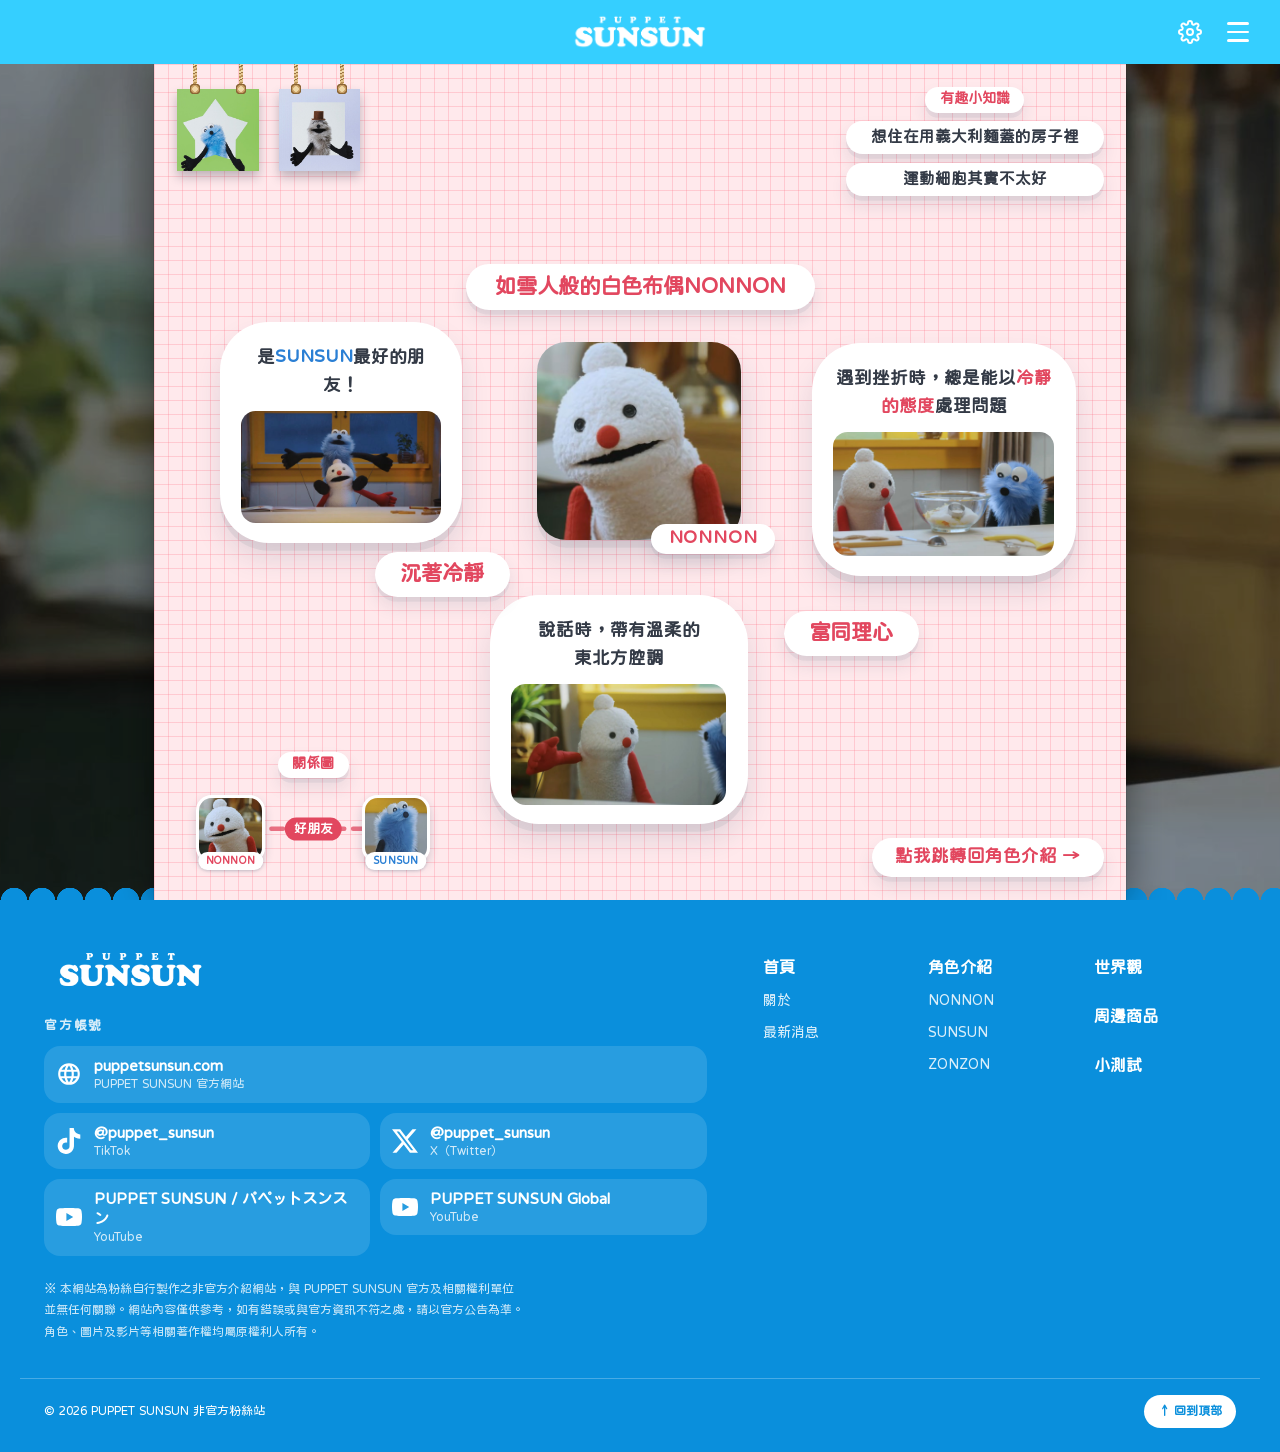
<file: nonnon.html>
<!doctype html>
<html lang="zh-Hant">
<head>
<script>try{if(window.name==="__tr"){document.documentElement.classList.add("tr-in");window.name="";}}catch(e){}</script>
<meta charset="utf-8">
<meta name="viewport" content="width=device-width, initial-scale=1">
<title>NONNON｜PUPPET SUNSUN</title>
<meta name="description" content="NONNON 角色介紹（非官方草案）">
<link rel="icon" href="image/favicon.ico" sizes="any">
<link rel="icon" type="image/png" href="image/favicon.png">
<link rel="apple-touch-icon" href="image/apple-touch-icon.png">
<link rel="preconnect" href="https://fonts.googleapis.com">
<link href="https://fonts.googleapis.com/css2?family=Huninn&display=swap" rel="stylesheet">
<link rel="stylesheet" href="css/style.css">
</head>
<body>

<header>
  <nav class="wrap">
    <div class="hd-left"></div>
    <a href="index.html" class="logo"><img src="image/logo-white.png" alt="PUPPET SUNSUN"></a>
    <div class="menu">
      <button class="menu-btn" type="button" aria-label="選單"><span></span><span></span><span></span></button>
      <div class="nav-links">
        <a href="index.html#about">關於</a>
        <a href="world.html">世界觀</a>
        <a href="characters.html" class="active">角色介紹</a>
        <a href="goods.html">周邊商品</a>
        <a href="quiz.html">小測試</a>
        <a href="index.html#news">最新消息</a>
      </div>
    </div>
  </nav>
</header>

<!-- 角色個人頁（三位主角共用同一個架構）：
     --c 角色色、--soft 紙色、--grid 格線色（格紋會慢慢飄動）、--bg-img 全螢幕底圖（自動變暗）、--bgblur 底圖模糊
     補內容時：改 .b-sub 的一句話、三顆泡泡的 <p>（圖片改 <figure> 裡的 <img src>）、
     .facts 的「有趣小知識」、.tag 的特質標籤、關係圖（.rel-e 是線上的關係文字） -->
<main class="chp" style="--c:#e2475f;--soft:#ffe9ec;--grid:rgba(255,120,140,.28);--bg-img:url(../image/bg-nonnon.jpg);--bgblur:0px">
  <h1 class="sr-only">NONNON</h1>
  <div class="chp-panel">
  <div class="chp-box">
  <!-- 左上角：其他主角的圖片（點了切換，指到顯示名字） -->
  <div class="chp-signs" role="navigation" aria-label="切換角色">
    <a class="sign" href="sunsun.html" style="--d:0.10s;--c:#2a7fd4" aria-label="切換到 SUNSUN">
      <span class="sway"><img src="image/2.jpg" alt="SUNSUN"></span>
      <span class="sign-name">SUNSUN</span>
    </a>
    <a class="sign" href="zonzon.html" style="--d:0.22s;--c:#6b7280" aria-label="切換到 ZONZON">
      <span class="sway"><img src="image/4.jpg" alt="ZONZON"></span>
      <span class="sign-name">ZONZON</span>
    </a>
  </div>

    <div class="pill b-sub stamp" style="--d:.7s;--rot:2deg"><p>如雪人般的白色布偶NONNON</p></div>
    <figure class="chp-main stamp" style="--d:.15s;--rot:-2deg"><img src="image/head-nonnon.jpg" alt="NONNON"><span class="pill name-pill">NONNON</span></figure>

    <div class="bub b-left stamp" style="--d:0.85s;--rot:2.5deg">
      <p>是<span class="hl" style="--c:#2a7fd4">SUNSUN</span>最好的朋友！</p>
      <figure><img src="image/nonnon-friend.jpg" alt="SUNSUN 和 NONNON"></figure>
    </div>
    <div class="bub b-right stamp" style="--d:1.0s;--rot:-2.5deg">
      <p>遇到挫折時，總是能以<span class="hl">冷靜的態度</span>處理問題</p>
      <figure><img src="image/nonnon-calm.jpg" alt="NONNON 和 SUNSUN 在餐桌前"></figure>
    </div>
    <div class="bub b-bottom stamp" style="--d:1.15s;--rot:2deg">
      <p>說話時，帶有溫柔的<br>東北方腔調</p>
      <figure><img src="image/nonnon-talk.jpg" alt="正在說話的 NONNON"></figure>
    </div>

    <!-- 右上：有趣小知識 -->
    <div class="facts stamp" style="--d:.9s;--rot:-2deg">
      <p class="pill small blue">有趣小知識</p>
      <div class="pill"><p>想住在用義大利麵蓋的房子裡</p></div>
      <div class="pill"><p>運動細胞其實不太好</p></div>
    </div>
    <!-- 特質標籤 -->
    <p class="pill tag tag-1 stamp" style="--d:1.2s;--rot:3deg">沉著冷靜</p>
    <p class="pill tag tag-2 stamp" style="--d:1.3s;--rot:-3deg">富同理心</p>
    <!-- 左下：關係圖 -->
    <div class="relwrap stamp" style="--d:1.15s;--rot:-2deg">
      <p class="pill small blue">關係圖</p>
      <div class="rel rel-one">
        <svg viewBox="0 0 28 9.4" preserveAspectRatio="none" aria-hidden="true"><line x1="5.5" y1="4.5" x2="22.5" y2="4.5"/></svg>
        <div class="rel-n rel-me" style="--c:#e2475f"><img src="image/head-nonnon.jpg" alt="NONNON"><b>NONNON</b></div>
        <div class="rel-n rel-l" style="--c:#2a7fd4"><img src="image/head-sunsun.jpg" alt="SUNSUN"><b>SUNSUN</b></div>
        <span class="rel-e rel-e-l">好朋友</span>
      </div>
    </div>
    <!-- 右下：跳回角色介紹 -->
    <a class="pill back-btn stamp" href="characters.html" style="--d:1.4s;--rot:2deg">點我跳轉回角色介紹 →</a>
  </div>
  </div>
</main>

<footer class="ft">
  <div class="ft-in">
    <div class="ft-main">
      <a href="index.html" class="ft-logo"><img src="image/logo-white.png" alt="PUPPET SUNSUN"></a>
      <p class="ft-lead">官方帳號</p>
      <ul class="ft-social">
        <li class="ft-site"><a href="https://puppetsunsun.com/" target="_blank" rel="noopener">
          <svg viewBox="0 0 24 24" aria-hidden="true"><path d="M12 2a10 10 0 1 0 0 20 10 10 0 0 0 0-20zm6.9 6h-2.95a15.7 15.7 0 0 0-1.38-3.56A8.03 8.03 0 0 1 18.9 8zM12 4.04c.83 1.2 1.48 2.53 1.91 3.96h-3.82A13.7 13.7 0 0 1 12 4.04zM4.26 14a8.2 8.2 0 0 1 0-4h3.38a16.5 16.5 0 0 0 0 4H4.26zm.82 2h2.95c.32 1.25.78 2.45 1.38 3.56A8 8 0 0 1 5.08 16zm2.95-8H5.08a8 8 0 0 1 4.33-3.56A15.7 15.7 0 0 0 8.03 8zM12 19.96A14.1 14.1 0 0 1 10.09 16h3.82A14.1 14.1 0 0 1 12 19.96zM14.34 14H9.66a14.7 14.7 0 0 1 0-4h4.68a14.7 14.7 0 0 1 0 4zm.25 5.56c.6-1.11 1.06-2.31 1.38-3.56h2.95a8.03 8.03 0 0 1-4.33 3.56zM16.36 14a16.5 16.5 0 0 0 0-4h3.38a8.2 8.2 0 0 1 0 4h-3.38z"/></svg>
          <span><b>puppetsunsun.com</b><small>PUPPET SUNSUN 官方網站</small></span></a></li>
        <li><a href="https://www.tiktok.com/@puppet_sunsun" target="_blank" rel="noopener">
          <svg viewBox="0 0 24 24" aria-hidden="true"><path d="M12.53.02C13.84 0 15.14.01 16.44 0c.08 1.53.63 3.09 1.75 4.17 1.12 1.11 2.7 1.62 4.24 1.79v4.03c-1.44-.05-2.89-.35-4.2-.97-.57-.26-1.1-.59-1.62-.93-.01 2.92.01 5.84-.02 8.75-.08 1.4-.54 2.79-1.35 3.94-1.31 1.92-3.58 3.17-5.91 3.21-1.43.08-2.86-.31-4.08-1.03-2.02-1.19-3.44-3.37-3.65-5.71-.02-.5-.03-1-.01-1.49.18-1.9 1.12-3.72 2.58-4.96 1.66-1.44 3.98-2.13 6.15-1.72.02 1.48-.04 2.96-.04 4.44-.99-.32-2.15-.23-3.02.37-.63.41-1.11 1.04-1.36 1.75-.21.51-.15 1.07-.14 1.61.24 1.64 1.82 3.02 3.5 2.87 1.12-.01 2.19-.66 2.77-1.61.19-.33.4-.67.41-1.06.1-1.79.06-3.57.07-5.36.01-4.03-.01-8.05.02-12.07z"/></svg>
          <span><b>@puppet_sunsun</b><small>TikTok</small></span></a></li>
        <li><a href="https://x.com/puppet_sunsun" target="_blank" rel="noopener">
          <svg viewBox="0 0 24 24" aria-hidden="true"><path d="M18.9 1.15h3.68l-8.04 9.19L24 22.85h-7.41l-5.8-7.58-6.64 7.58H.47l8.6-9.83L0 1.15h7.59l5.25 6.93zm-1.29 19.5h2.04L6.49 3.24H4.3z"/></svg>
          <span><b>@puppet_sunsun</b><small>X（Twitter）</small></span></a></li>
        <li><a href="https://www.youtube.com/@puppetsunsun" target="_blank" rel="noopener">
          <svg viewBox="0 0 24 24" aria-hidden="true"><path fill-rule="evenodd" d="M23.5 6.2a3 3 0 0 0-2.1-2.1C19.5 3.6 12 3.6 12 3.6s-7.5 0-9.4.5A3 3 0 0 0 .5 6.2 31 31 0 0 0 0 12a31 31 0 0 0 .5 5.8 3 3 0 0 0 2.1 2.1c1.9.5 9.4.5 9.4.5s7.5 0 9.4-.5a3 3 0 0 0 2.1-2.1A31 31 0 0 0 24 12a31 31 0 0 0-.5-5.8zM9.6 15.6V8.4l6.3 3.6z"/></svg>
          <span><b>PUPPET SUNSUN / パペットスンスン</b><small>YouTube</small></span></a></li>
        <li><a href="https://www.youtube.com/@puppetsunsun_global" target="_blank" rel="noopener">
          <svg viewBox="0 0 24 24" aria-hidden="true"><path fill-rule="evenodd" d="M23.5 6.2a3 3 0 0 0-2.1-2.1C19.5 3.6 12 3.6 12 3.6s-7.5 0-9.4.5A3 3 0 0 0 .5 6.2 31 31 0 0 0 0 12a31 31 0 0 0 .5 5.8 3 3 0 0 0 2.1 2.1c1.9.5 9.4.5 9.4.5s7.5 0 9.4-.5a3 3 0 0 0 2.1-2.1A31 31 0 0 0 24 12a31 31 0 0 0-.5-5.8zM9.6 15.6V8.4l6.3 3.6z"/></svg>
          <span><b>PUPPET SUNSUN Global</b><small>YouTube</small></span></a></li>
      </ul>
      <p class="ft-note">※ 本網站為粉絲自行製作之非官方介紹網站，與 PUPPET SUNSUN 官方及相關權利單位並無任何關聯。網站內容僅供參考，如有錯誤或與官方資訊不符之處，請以官方公告為準。角色、圖片及影片等相關著作權均屬原權利人所有。</p>
    </div>

    <nav class="ft-map" aria-label="網站地圖">
      <div>
        <a href="index.html" class="ft-h">首頁</a>
        <a href="index.html#about">關於</a>
        <a href="index.html#news">最新消息</a>
      </div>
      <div>
        <a href="characters.html" class="ft-h">角色介紹</a>
        <a href="nonnon.html">NONNON</a>
        <a href="sunsun.html">SUNSUN</a>
        <a href="zonzon.html">ZONZON</a>
      </div>
      <div>
        <a href="world.html" class="ft-h">世界觀</a>
        <a href="goods.html" class="ft-h">周邊商品</a>
        <a href="quiz.html" class="ft-h">小測試</a>
      </div>
    </nav>
  </div>

  <div class="ft-bottom">
    <p>© 2026 PUPPET SUNSUN 非官方粉絲站</p>
    <a href="#" class="ft-top" onclick="window.scrollTo({ top: 0, behavior: 'smooth' }); return false;">↑ 回到頂部</a>
  </div>
</footer>

<script src="js/script.js"></script>
</body>
</html>
</file>
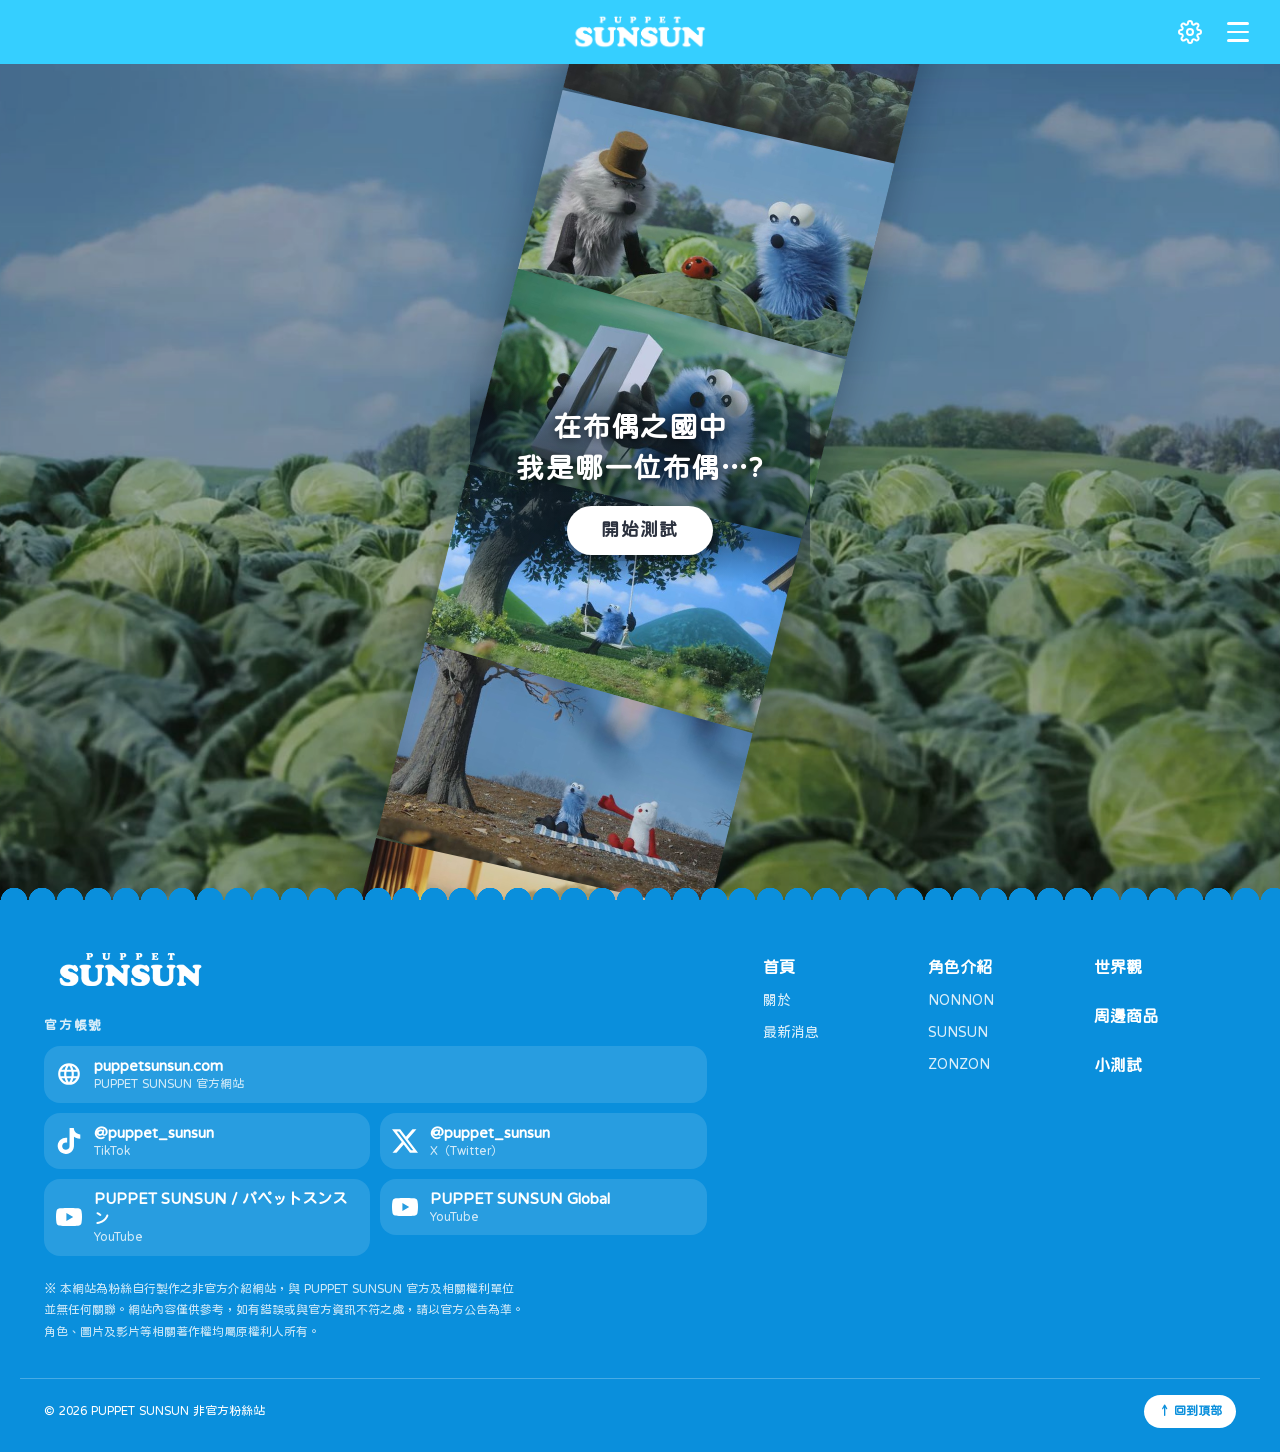
<file: quiz.html>
<!doctype html>
<html lang="zh-Hant">
<head>
<script>try{if(window.name==="__tr"){document.documentElement.classList.add("tr-in");window.name="";}}catch(e){}</script>
<meta charset="utf-8">
<meta name="viewport" content="width=device-width, initial-scale=1">
<title>小測試｜PUPPET SUNSUN</title>
<meta name="description" content="在布偶之國中，我是哪一位布偶？PUPPET SUNSUN 小測試（非官方）">
<link rel="icon" href="image/favicon.ico" sizes="any">
<link rel="icon" type="image/png" href="image/favicon.png">
<link rel="apple-touch-icon" href="image/apple-touch-icon.png">
<link rel="preconnect" href="https://fonts.googleapis.com">
<link href="https://fonts.googleapis.com/css2?family=Huninn&display=swap" rel="stylesheet">
<link rel="stylesheet" href="css/style.css">
</head>
<body>

<header>
  <nav class="wrap">
    <div class="hd-left"></div>
    <a href="index.html" class="logo"><img src="image/logo-white.png" alt="PUPPET SUNSUN"></a>
    <div class="menu">
      <button class="menu-btn" type="button" aria-label="選單"><span></span><span></span><span></span></button>
      <div class="nav-links">
        <a href="index.html#about">關於</a>
        <a href="world.html">世界觀</a>
        <a href="characters.html">角色介紹</a>
        <a href="goods.html">周邊商品</a>
        <a href="quiz.html" class="active">小測試</a>
        <a href="index.html#news">最新消息</a>
      </div>
    </div>
  </nav>
</header>

<!-- 小測試：高麗菜田底圖慢慢飄動
     ① 開場：中間一條照片帶由下往上慢慢捲動（照片順序每次隨機），上面蓋著標題和「開始測試」
     ② 題目卡：白色卡片，答完一題，下一張卡從下面疊上來；選項順序每次打散
     ③ 結果卡：顯示是哪一位布偶，可跳到角色頁
     題目、選項、結果文字都在最下面的 <script> 裡（QUESTIONS / RESULTS），直接改字即可 -->
<main class="qz" id="quiz">
  <h1 class="sr-only">小測試：在布偶之國中，我是哪一位布偶？</h1>

  <div class="qz-start" id="qzStart">
    <div class="qz-strip" aria-hidden="true"><div class="qz-track" id="qzTrack"></div></div>
    <div class="qz-hero">
      <p class="qz-title">在布偶之國中<br>我是哪一位布偶…?</p>
      <button class="qz-go" id="qzGo" type="button">開始測試</button>
    </div>
  </div>

  <div class="qz-deck" id="qzDeck" aria-live="polite"></div>

  <a class="pill qz-home" id="qzHome" href="index.html" hidden>回到首頁 →</a>
</main>

<footer class="ft">
  <div class="ft-in">
    <div class="ft-main">
      <a href="index.html" class="ft-logo"><img src="image/logo-white.png" alt="PUPPET SUNSUN"></a>
      <p class="ft-lead">官方帳號</p>
      <ul class="ft-social">
        <li class="ft-site"><a href="https://puppetsunsun.com/" target="_blank" rel="noopener">
          <svg viewBox="0 0 24 24" aria-hidden="true"><path d="M12 2a10 10 0 1 0 0 20 10 10 0 0 0 0-20zm6.9 6h-2.95a15.7 15.7 0 0 0-1.38-3.56A8.03 8.03 0 0 1 18.9 8zM12 4.04c.83 1.2 1.48 2.53 1.91 3.96h-3.82A13.7 13.7 0 0 1 12 4.04zM4.26 14a8.2 8.2 0 0 1 0-4h3.38a16.5 16.5 0 0 0 0 4H4.26zm.82 2h2.95c.32 1.25.78 2.45 1.38 3.56A8 8 0 0 1 5.08 16zm2.95-8H5.08a8 8 0 0 1 4.33-3.56A15.7 15.7 0 0 0 8.03 8zM12 19.96A14.1 14.1 0 0 1 10.09 16h3.82A14.1 14.1 0 0 1 12 19.96zM14.34 14H9.66a14.7 14.7 0 0 1 0-4h4.68a14.7 14.7 0 0 1 0 4zm.25 5.56c.6-1.11 1.06-2.31 1.38-3.56h2.95a8.03 8.03 0 0 1-4.33 3.56zM16.36 14a16.5 16.5 0 0 0 0-4h3.38a8.2 8.2 0 0 1 0 4h-3.38z"/></svg>
          <span><b>puppetsunsun.com</b><small>PUPPET SUNSUN 官方網站</small></span></a></li>
        <li><a href="https://www.tiktok.com/@puppet_sunsun" target="_blank" rel="noopener">
          <svg viewBox="0 0 24 24" aria-hidden="true"><path d="M12.53.02C13.84 0 15.14.01 16.44 0c.08 1.53.63 3.09 1.75 4.17 1.12 1.11 2.7 1.62 4.24 1.79v4.03c-1.44-.05-2.89-.35-4.2-.97-.57-.26-1.1-.59-1.62-.93-.01 2.92.01 5.84-.02 8.75-.08 1.4-.54 2.79-1.35 3.94-1.31 1.92-3.58 3.17-5.91 3.21-1.43.08-2.86-.31-4.08-1.03-2.02-1.19-3.44-3.37-3.65-5.71-.02-.5-.03-1-.01-1.49.18-1.9 1.12-3.72 2.58-4.96 1.66-1.44 3.98-2.13 6.15-1.72.02 1.48-.04 2.96-.04 4.44-.99-.32-2.15-.23-3.02.37-.63.41-1.11 1.04-1.36 1.75-.21.51-.15 1.07-.14 1.61.24 1.64 1.82 3.02 3.5 2.87 1.12-.01 2.19-.66 2.77-1.61.19-.33.4-.67.41-1.06.1-1.79.06-3.57.07-5.36.01-4.03-.01-8.05.02-12.07z"/></svg>
          <span><b>@puppet_sunsun</b><small>TikTok</small></span></a></li>
        <li><a href="https://x.com/puppet_sunsun" target="_blank" rel="noopener">
          <svg viewBox="0 0 24 24" aria-hidden="true"><path d="M18.9 1.15h3.68l-8.04 9.19L24 22.85h-7.41l-5.8-7.58-6.64 7.58H.47l8.6-9.83L0 1.15h7.59l5.25 6.93zm-1.29 19.5h2.04L6.49 3.24H4.3z"/></svg>
          <span><b>@puppet_sunsun</b><small>X（Twitter）</small></span></a></li>
        <li><a href="https://www.youtube.com/@puppetsunsun" target="_blank" rel="noopener">
          <svg viewBox="0 0 24 24" aria-hidden="true"><path fill-rule="evenodd" d="M23.5 6.2a3 3 0 0 0-2.1-2.1C19.5 3.6 12 3.6 12 3.6s-7.5 0-9.4.5A3 3 0 0 0 .5 6.2 31 31 0 0 0 0 12a31 31 0 0 0 .5 5.8 3 3 0 0 0 2.1 2.1c1.9.5 9.4.5 9.4.5s7.5 0 9.4-.5a3 3 0 0 0 2.1-2.1A31 31 0 0 0 24 12a31 31 0 0 0-.5-5.8zM9.6 15.6V8.4l6.3 3.6z"/></svg>
          <span><b>PUPPET SUNSUN / パペットスンスン</b><small>YouTube</small></span></a></li>
        <li><a href="https://www.youtube.com/@puppetsunsun_global" target="_blank" rel="noopener">
          <svg viewBox="0 0 24 24" aria-hidden="true"><path fill-rule="evenodd" d="M23.5 6.2a3 3 0 0 0-2.1-2.1C19.5 3.6 12 3.6 12 3.6s-7.5 0-9.4.5A3 3 0 0 0 .5 6.2 31 31 0 0 0 0 12a31 31 0 0 0 .5 5.8 3 3 0 0 0 2.1 2.1c1.9.5 9.4.5 9.4.5s7.5 0 9.4-.5a3 3 0 0 0 2.1-2.1A31 31 0 0 0 24 12a31 31 0 0 0-.5-5.8zM9.6 15.6V8.4l6.3 3.6z"/></svg>
          <span><b>PUPPET SUNSUN Global</b><small>YouTube</small></span></a></li>
      </ul>
      <p class="ft-note">※ 本網站為粉絲自行製作之非官方介紹網站，與 PUPPET SUNSUN 官方及相關權利單位並無任何關聯。網站內容僅供參考，如有錯誤或與官方資訊不符之處，請以官方公告為準。角色、圖片及影片等相關著作權均屬原權利人所有。</p>
    </div>

    <nav class="ft-map" aria-label="網站地圖">
      <div>
        <a href="index.html" class="ft-h">首頁</a>
        <a href="index.html#about">關於</a>
        <a href="index.html#news">最新消息</a>
      </div>
      <div>
        <a href="characters.html" class="ft-h">角色介紹</a>
        <a href="nonnon.html">NONNON</a>
        <a href="sunsun.html">SUNSUN</a>
        <a href="zonzon.html">ZONZON</a>
      </div>
      <div>
        <a href="world.html" class="ft-h">世界觀</a>
        <a href="goods.html" class="ft-h">周邊商品</a>
        <a href="quiz.html" class="ft-h">小測試</a>
      </div>
    </nav>
  </div>

  <div class="ft-bottom">
    <p>© 2026 PUPPET SUNSUN 非官方粉絲站</p>
    <a href="#" class="ft-top" onclick="window.scrollTo({ top: 0, behavior: 'smooth' }); return false;">↑ 回到頂部</a>
  </div>
</footer>

<script src="js/script.js"></script>
<script>
(function () {
  // 開場照片帶用的照片（每次進來隨機排序）
  var PHOTOS = ['quiz-01', 'quiz-02', 'quiz-03', 'quiz-07', 'quiz-08', 'quiz-09', 'quiz-10', 'nonnon-calm'];

  // 題目：c 是這個選項加分給誰（S＝SUNSUN、N＝NONNON、Z＝ZONZON），可以同時加給兩位
  var QUESTIONS = [
    { q: '週末假日的時候，你通常最想做什麼事？', a: [
      { t: '待在家裡放空、做好玩的事，或者一直在找東西吃。', c: 'S' },
      { t: '和好朋友悠閒散步、聊聊天，享受慢步調的時光。', c: 'N' },
      { t: '泡一杯熱茶、看一本喜歡的書，享受安靜的私人時光。', c: 'Z' } ] },
    { q: '如果今天肚子餓了，你第一個想吃的美食是什麼？', a: [
      { t: '當然是麵包！不管是吐司、菠蘿包，甚至用麵包夾麵包都可以！', c: 'S' },
      { t: '軟綿綿、甜甜的點心，或是暖心的熱鬆餅。', c: 'N' },
      { t: '精緻健康的茶點，或是能細細品味的傳統食物。', c: 'Z' } ] },
    { q: '當朋友突然問你一個奇奇怪怪、天馬行空的問題時，你的反應是？', a: [
      { t: '睜大眼睛跟著一起想像：「哇！真的假的？那是什麼感覺？」', c: 'S' },
      { t: '用溫和、慢條斯理的語氣慢慢回答對方。', c: 'N' },
      { t: '戴上眼鏡、面帶微笑，用豐富的人生經驗為對方詳細解答。', c: 'Z' } ] },
    { q: '你覺得自己平常給別人的第一印象是什麼？', a: [
      { t: '開朗、有點糊塗、可愛又療癒的開心果。', c: 'S' },
      { t: '脾氣很好、溫柔純樸、讓人覺得很安心的傾聽者。', c: 'NZ' },
      { t: '成熟穩重、博學多聞、像是大家的安全感來源。', c: 'Z' } ] },
    { q: '如果不小心遇到突發狀況或小麻煩，你通常會怎麼處理？', a: [
      { t: '先驚呼一聲，然後用樂觀天真的態度笑著帶過。', c: 'S' },
      { t: '不急不徐、順其自然，跟著自己的步調慢慢解決。', c: 'N' },
      { t: '冷靜分析現狀，用智慧與經驗穩妥地處理好一切。', c: 'Z' } ] }
  ];

  var RESULTS = {
    S: { name: 'SUNSUN', img: 'image/sunsun-main.jpg', href: 'sunsun.html', color: '#2a7fd4', say: '毛絨絨又天真的開心果，永遠的六歲小男孩！' },
    N: { name: 'NONNON', img: 'image/head-nonnon.jpg', href: 'nonnon.html', color: '#e2475f', say: '如雪人般溫柔的你，沉著冷靜又富同理心。' },
    Z: { name: 'ZONZON', img: 'image/head-zonzon.jpg', href: 'zonzon.html', color: '#6b7280', say: '紳士又可靠的你，禮貌優雅還很會逗人笑。' }
  };

  var reduce = window.matchMedia('(prefers-reduced-motion: reduce)').matches;
  var stage = document.getElementById('quiz'), start = document.getElementById('qzStart');
  var deck = document.getElementById('qzDeck'), home = document.getElementById('qzHome');
  var answers = [];

  function shuffle(list) {
    var a = list.slice();
    for (var i = a.length - 1; i > 0; i--) { var j = Math.floor(Math.random() * (i + 1)); var t = a[i]; a[i] = a[j]; a[j] = t; }
    return a;
  }
  function esc(s) { return s.replace(/[&<>"]/g, function (c) { return { '&': '&amp;', '<': '&lt;', '>': '&gt;', '"': '&quot;' }[c]; }); }

  // ① 照片帶：隨機排序後放兩輪，捲到一半剛好接回開頭，看起來就是無限循環
  var track = document.getElementById('qzTrack');
  var order = shuffle(PHOTOS);
  track.innerHTML = order.concat(order).map(function (p, i) {
    return '<img src="image/' + p + '.jpg" alt="" style="--r:' + (i % 2 ? 1.5 : -1.5) + 'deg">';
  }).join('');

  // ② 換卡：新卡從下面疊上來，舊卡往後縮進後方的卡堆裡再消失
  function push(card) {
    var old = deck.querySelector('.qz-card:not(.out)');
    if (old) {
      old.classList.add('out');
      old.querySelectorAll('button, a').forEach(function (el) { el.tabIndex = -1; });
      setTimeout(function () { old.remove(); }, reduce ? 0 : 700);
    }
    deck.appendChild(card);
    var h = card.querySelector('[tabindex="-1"]');
    if (h) setTimeout(function () { h.focus({ preventScroll: true }); }, reduce ? 0 : 450);
  }

  function ask(n) {
    var Q = QUESTIONS[n];
    var card = document.createElement('section');
    card.className = 'qz-card';
    card.innerHTML =
      '<p class="qz-step">' + QUESTIONS.map(function (_, i) { return '<i class="' + (i < n ? 'done' : i === n ? 'now' : '') + '"></i>'; }).join('') +
        '<span class="sr-only">第 ' + (n + 1) + ' 題，共 ' + QUESTIONS.length + ' 題</span></p>' +
      '<h2 class="qz-q" tabindex="-1">Q' + (n + 1) + '. ' + esc(Q.q).replace('，', '<br>') + '</h2>' +
      '<div class="qz-opts">' + shuffle(Q.a).map(function (o) {
        return '<button type="button" class="qz-opt" data-c="' + o.c + '">' + esc(o.t) + '</button>';
      }).join('') + '</div>';
    card.addEventListener('click', function (e) {
      var b = e.target.closest('.qz-opt');
      if (!b || card.classList.contains('picked')) return;
      card.classList.add('picked'); b.classList.add('on');
      answers.push(b.getAttribute('data-c'));
      setTimeout(function () { n + 1 < QUESTIONS.length ? ask(n + 1) : result(); }, reduce ? 150 : 420);
    });
    push(card);
  }

  // ③ 計分：選到的布偶各加 1 分，最高分的就是你；同分時看「比較後面的題目」選了誰
  function winner() {
    var score = { S: 0, N: 0, Z: 0 };
    answers.forEach(function (c) { c.split('').forEach(function (k) { score[k]++; }); });
    var top = Math.max(score.S, score.N, score.Z);
    for (var i = answers.length - 1; i >= 0; i--) {
      var hit = answers[i].split('').filter(function (k) { return score[k] === top; });
      if (hit.length) return hit[0];
    }
    return 'S';
  }

  function result() {
    var R = RESULTS[winner()];
    var card = document.createElement('section');
    card.className = 'qz-card qz-result';
    card.style.setProperty('--c', R.color);
    card.innerHTML =
      '<h2 class="qz-you" tabindex="-1">你是…</h2>' +
      '<figure class="qz-pic"><img src="' + R.img + '" alt="' + R.name + '"></figure>' +
      '<p class="qz-name">' + R.name + '!</p>' +
      '<p class="qz-say">' + esc(R.say) + '</p>' +
      '<a class="qz-link" href="' + R.href + '">跳轉至 ' + R.name + ' 角色頁面</a>' +
      '<button type="button" class="qz-again">再測一次</button>';
    card.querySelector('.qz-again').addEventListener('click', begin);
    push(card);
    home.hidden = false;
    rain();
  }

  // 結果出來時，像有人從畫面上方中間把 9～12 顆彩色鈕扣（image/btn-01～12.png）往外撒出去：
  // 每顆有自己的拋出速度，受重力往下掉、有一點空氣阻力，往左右兩邊散開，邊掉邊轉，掉出畫面就消失
  var GRAVITY = 1500;   // px/秒²，數字越大掉越快
  function rain() {
    if (reduce || !window.requestAnimationFrame) return;
    var old = stage.querySelector('.qz-rain'); if (old) old.remove();
    var layer = document.createElement('div'); layer.className = 'qz-rain'; layer.setAttribute('aria-hidden', 'true');
    stage.appendChild(layer);
    var W = stage.offsetWidth, H = stage.offsetHeight, n = 9 + Math.floor(Math.random() * 4);
    var pool = shuffle(Array.apply(null, Array(12)).map(function (_, i) { return i + 1; }));
    var bits = [];
    for (var i = 0; i < n; i++) {
      var b = document.createElement('img');
      var size = 42 + Math.random() * 34;
      b.src = 'image/btn-' + (pool[i] < 10 ? '0' : '') + pool[i] + '.png'; b.alt = '';
      b.style.width = size + 'px';
      layer.appendChild(b);
      // 左右輪流往外撒，越後面的撒得越開；一開始先往上拋一點，再被重力拉下來
      var side = i % 2 ? 1 : -1, spread = .25 + .75 * (i / n);
      bits.push({
        el: b, size: size, born: 380 + i * 55 + Math.random() * 80,
        x: W / 2 + (Math.random() - .5) * 60, y: -size,
        vx: side * spread * (240 + Math.random() * 320) * Math.min(1.4, W / 900),
        vy: -(120 + Math.random() * 260),
        a: Math.random() * 360, va: 0
      });
    }
    var t0 = performance.now(), last = t0;
    requestAnimationFrame(function step(now) {
      var dt = Math.min(.034, (now - last) / 1000); last = now;
      var alive = 0;
      bits.forEach(function (p) {
        if (p.done) return;
        alive++;
        if (now - t0 < p.born) { p.el.style.opacity = 0; return; }
        p.el.style.opacity = 1;
        p.vy += GRAVITY * dt;
        p.vx *= Math.pow(.6, dt);            // 空氣阻力：橫向速度慢慢變小
        p.x += p.vx * dt; p.y += p.vy * dt;
        p.va = p.vx * .9;                    // 往哪邊飛就往哪邊轉
        p.a += p.va * dt;
        p.el.style.transform = 'translate(' + (p.x - p.size / 2).toFixed(1) + 'px,' + p.y.toFixed(1) + 'px) rotate(' + p.a.toFixed(1) + 'deg)';
        if (p.y > H + 40) { p.done = true; p.el.remove(); }
      });
      if (alive) requestAnimationFrame(step); else layer.remove();
    });
  }

  function begin() {
    answers = [];
    home.hidden = true;
    ask(0);
  }

  document.getElementById('qzGo').addEventListener('click', function () {
    stage.classList.add('playing');
    start.classList.add('leave');
    setTimeout(function () { start.hidden = true; begin(); }, reduce ? 0 : 450);
  });
})();
</script>
</body>
</html>
</file>
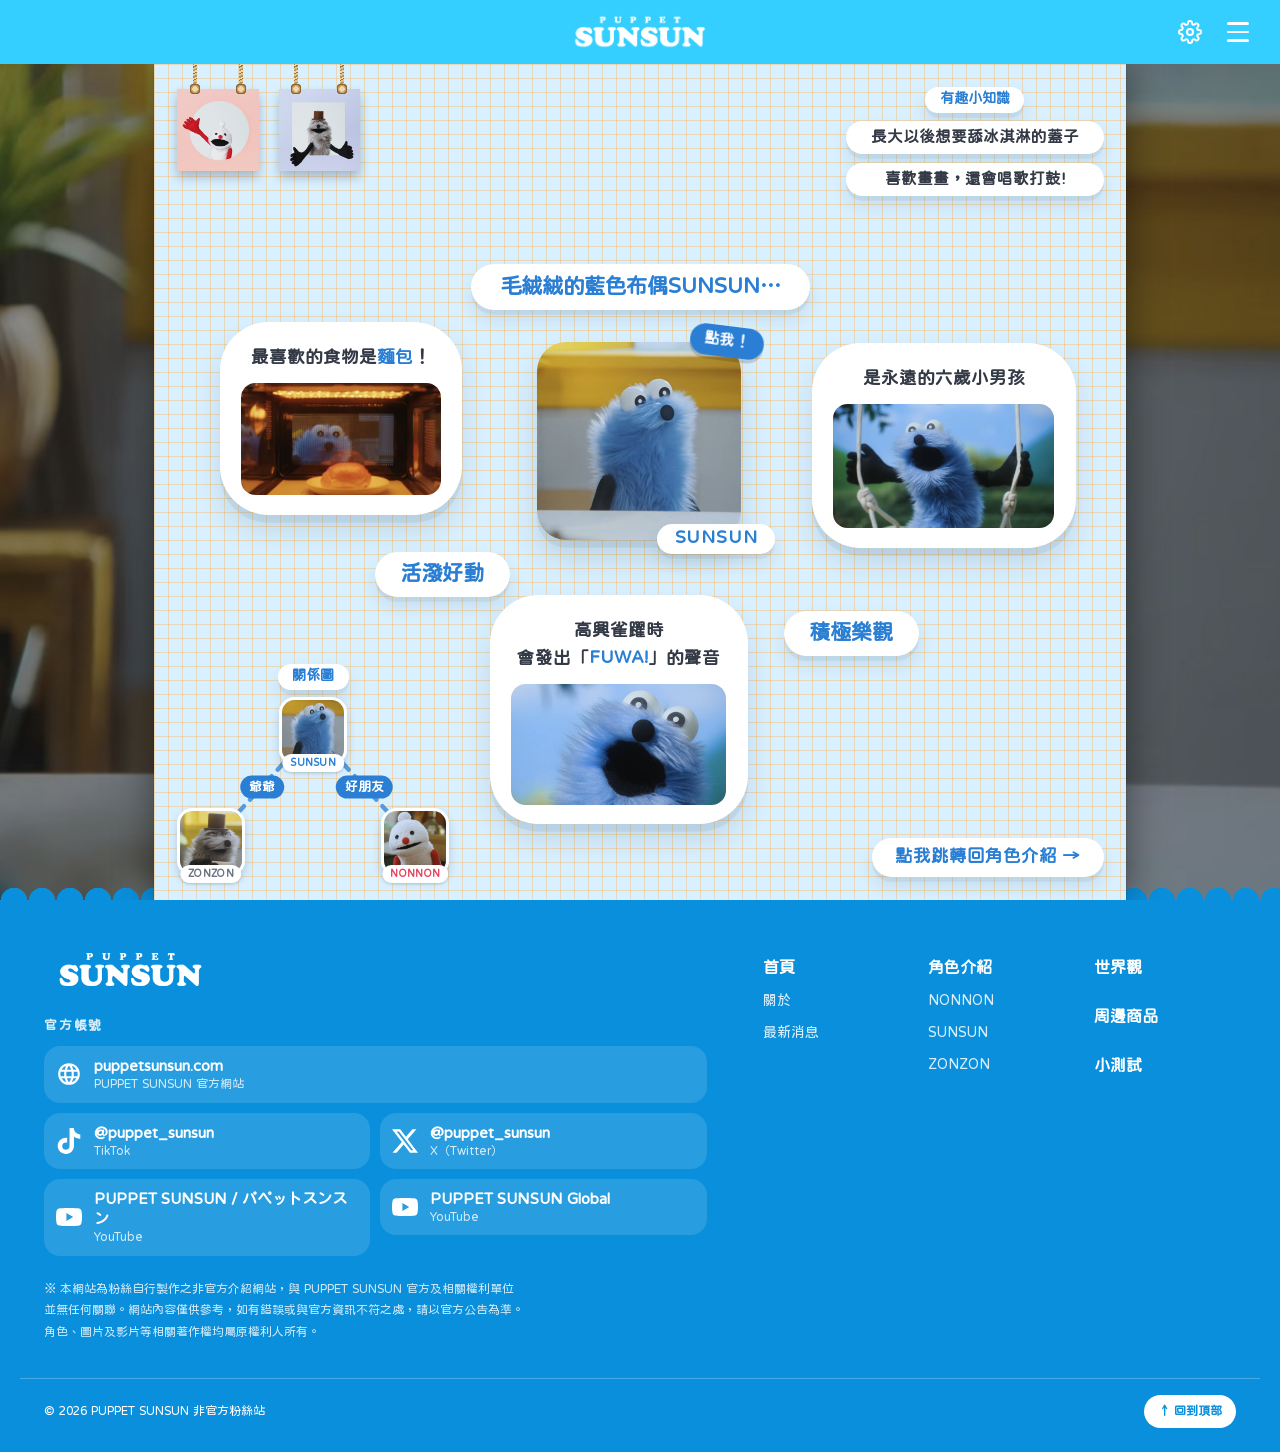
<file: sunsun.html>
<!doctype html>
<html lang="zh-Hant">
<head>
<script>try{if(window.name==="__tr"){document.documentElement.classList.add("tr-in");window.name="";}}catch(e){}</script>
<meta charset="utf-8">
<meta name="viewport" content="width=device-width, initial-scale=1">
<title>SUNSUN｜PUPPET SUNSUN</title>
<meta name="description" content="SUNSUN 角色介紹（非官方草案）">
<link rel="icon" href="image/favicon.ico" sizes="any">
<link rel="icon" type="image/png" href="image/favicon.png">
<link rel="apple-touch-icon" href="image/apple-touch-icon.png">
<link rel="preconnect" href="https://fonts.googleapis.com">
<link href="https://fonts.googleapis.com/css2?family=Huninn&display=swap" rel="stylesheet">
<link rel="stylesheet" href="css/style.css">
</head>
<body>

<header>
  <nav class="wrap">
    <div class="hd-left"></div>
    <a href="index.html" class="logo"><img src="image/logo-white.png" alt="PUPPET SUNSUN"></a>
    <div class="menu">
      <button class="menu-btn" type="button" aria-label="選單"><span></span><span></span><span></span></button>
      <div class="nav-links">
        <a href="index.html#about">關於</a>
        <a href="world.html">世界觀</a>
        <a href="characters.html" class="active">角色介紹</a>
        <a href="goods.html">周邊商品</a>
        <a href="quiz.html">小測試</a>
        <a href="index.html#news">最新消息</a>
      </div>
    </div>
  </nav>
</header>

<!-- 角色個人頁（三位主角共用同一個架構）：
     --c 角色色、--soft 紙色、--grid 格線色（格紋會慢慢飄動）、--bg-img 全螢幕底圖（自動變暗）、--bgblur 底圖模糊
     補內容時：改 .b-sub 的一句話、三顆泡泡的 <p>（圖片改 <figure> 裡的 <img src>）、
     .facts 的「有趣小知識」、.tag 的特質標籤、關係圖（.rel-e 是線上的關係文字） -->
<main class="chp" style="--c:#2a7fd4;--soft:#d8f0ff;--grid:rgba(255,170,60,.34);--bg-img:url(../image/bg-sunsun.jpg);--bgblur:0px">
  <h1 class="sr-only">SUNSUN</h1>
  <div class="chp-panel">
  <div class="chp-box">
  <!-- 左上角：其他主角的圖片（點了切換，指到顯示名字） -->
  <div class="chp-signs" role="navigation" aria-label="切換角色">
    <a class="sign" href="nonnon.html" style="--d:0.10s;--c:#e2475f" aria-label="切換到 NONNON">
      <span class="sway"><img src="image/3.jpg" alt="NONNON"></span>
      <span class="sign-name">NONNON</span>
    </a>
    <a class="sign" href="zonzon.html" style="--d:0.22s;--c:#6b7280" aria-label="切換到 ZONZON">
      <span class="sway"><img src="image/4.jpg" alt="ZONZON"></span>
      <span class="sign-name">ZONZON</span>
    </a>
  </div>

    <div class="pill b-sub stamp" style="--d:.7s;--rot:2deg"><p>毛絨絨的藍色布偶SUNSUN…</p></div>
    <figure class="chp-main stamp" style="--d:.15s;--rot:-2deg" data-sound="image/fuwa.m4a" role="button" tabindex="0" aria-label="點一下，聽聽 SUNSUN 的聲音"><img src="image/sunsun-main.jpg" alt="SUNSUN"><span class="pill name-pill">SUNSUN</span><span class="snd-tip" aria-hidden="true">點我！</span></figure>

    <div class="bub b-left stamp" style="--d:0.85s;--rot:2.5deg">
      <p>最喜歡的食物是<span class="hl">麵包</span>！</p>
      <figure><img src="image/sunsun-bread.jpg" alt="最喜歡的麵包"></figure>
    </div>
    <div class="bub b-right stamp" style="--d:1.0s;--rot:-2.5deg">
      <p>是永遠的六歲小男孩</p>
      <figure><img src="image/sunsun-swing.jpg" alt="盪鞦韆的 SUNSUN"></figure>
    </div>
    <div class="bub b-bottom stamp" style="--d:1.15s;--rot:2deg">
      <p>高興雀躍時<br>會發出「<span class="hl">FUWA!</span>」的聲音</p>
      <figure><img src="image/sunsun-fuwa.jpg" alt="SUNSUN 特寫"></figure>
    </div>

    <!-- 右上：有趣小知識 -->
    <div class="facts stamp" style="--d:.9s;--rot:-2deg">
      <p class="pill small blue">有趣小知識</p>
      <div class="pill"><p>長大以後想要舔冰淇淋的蓋子</p></div>
      <div class="pill"><p>喜歡畫畫，還會唱歌打鼓!</p></div>
    </div>
    <!-- 特質標籤 -->
    <p class="pill tag tag-1 stamp" style="--d:1.2s;--rot:3deg">活潑好動</p>
    <p class="pill tag tag-2 stamp" style="--d:1.3s;--rot:-3deg">積極樂觀</p>
    <!-- 左下：關係圖 -->
    <div class="relwrap stamp" style="--d:1.15s;--rot:-2deg">
      <p class="pill small blue">關係圖</p>
      <div class="rel">
        <svg viewBox="0 0 28 18.4" preserveAspectRatio="none" aria-hidden="true"><line x1="14" y1="3.5" x2="3.5" y2="14.9"/><line x1="14" y1="3.5" x2="24.5" y2="14.9"/></svg>
        <div class="rel-n rel-me" style="--c:#2a7fd4"><img src="image/head-sunsun.jpg" alt="SUNSUN"><b>SUNSUN</b></div>
        <div class="rel-n rel-l" style="--c:#6b7280"><img src="image/head-zonzon.jpg" alt="ZONZON"><b>ZONZON</b></div>
        <div class="rel-n rel-r" style="--c:#e2475f"><img src="image/head-nonnon.jpg" alt="NONNON"><b>NONNON</b></div>
        <span class="rel-e rel-e-l">爺爺</span>
        <span class="rel-e rel-e-r">好朋友</span>
      </div>
    </div>
    <!-- 右下：跳回角色介紹 -->
    <a class="pill back-btn stamp" href="characters.html" style="--d:1.4s;--rot:2deg">點我跳轉回角色介紹 →</a>
  </div>
  </div>
</main>

<footer class="ft">
  <div class="ft-in">
    <div class="ft-main">
      <a href="index.html" class="ft-logo"><img src="image/logo-white.png" alt="PUPPET SUNSUN"></a>
      <p class="ft-lead">官方帳號</p>
      <ul class="ft-social">
        <li class="ft-site"><a href="https://puppetsunsun.com/" target="_blank" rel="noopener">
          <svg viewBox="0 0 24 24" aria-hidden="true"><path d="M12 2a10 10 0 1 0 0 20 10 10 0 0 0 0-20zm6.9 6h-2.95a15.7 15.7 0 0 0-1.38-3.56A8.03 8.03 0 0 1 18.9 8zM12 4.04c.83 1.2 1.48 2.53 1.91 3.96h-3.82A13.7 13.7 0 0 1 12 4.04zM4.26 14a8.2 8.2 0 0 1 0-4h3.38a16.5 16.5 0 0 0 0 4H4.26zm.82 2h2.95c.32 1.25.78 2.45 1.38 3.56A8 8 0 0 1 5.08 16zm2.95-8H5.08a8 8 0 0 1 4.33-3.56A15.7 15.7 0 0 0 8.03 8zM12 19.96A14.1 14.1 0 0 1 10.09 16h3.82A14.1 14.1 0 0 1 12 19.96zM14.34 14H9.66a14.7 14.7 0 0 1 0-4h4.68a14.7 14.7 0 0 1 0 4zm.25 5.56c.6-1.11 1.06-2.31 1.38-3.56h2.95a8.03 8.03 0 0 1-4.33 3.56zM16.36 14a16.5 16.5 0 0 0 0-4h3.38a8.2 8.2 0 0 1 0 4h-3.38z"/></svg>
          <span><b>puppetsunsun.com</b><small>PUPPET SUNSUN 官方網站</small></span></a></li>
        <li><a href="https://www.tiktok.com/@puppet_sunsun" target="_blank" rel="noopener">
          <svg viewBox="0 0 24 24" aria-hidden="true"><path d="M12.53.02C13.84 0 15.14.01 16.44 0c.08 1.53.63 3.09 1.75 4.17 1.12 1.11 2.7 1.62 4.24 1.79v4.03c-1.44-.05-2.89-.35-4.2-.97-.57-.26-1.1-.59-1.62-.93-.01 2.92.01 5.84-.02 8.75-.08 1.4-.54 2.79-1.35 3.94-1.31 1.92-3.58 3.17-5.91 3.21-1.43.08-2.86-.31-4.08-1.03-2.02-1.19-3.44-3.37-3.65-5.71-.02-.5-.03-1-.01-1.49.18-1.9 1.12-3.72 2.58-4.96 1.66-1.44 3.98-2.13 6.15-1.72.02 1.48-.04 2.96-.04 4.44-.99-.32-2.15-.23-3.02.37-.63.41-1.11 1.04-1.36 1.75-.21.51-.15 1.07-.14 1.61.24 1.64 1.82 3.02 3.5 2.87 1.12-.01 2.19-.66 2.77-1.61.19-.33.4-.67.41-1.06.1-1.79.06-3.57.07-5.36.01-4.03-.01-8.05.02-12.07z"/></svg>
          <span><b>@puppet_sunsun</b><small>TikTok</small></span></a></li>
        <li><a href="https://x.com/puppet_sunsun" target="_blank" rel="noopener">
          <svg viewBox="0 0 24 24" aria-hidden="true"><path d="M18.9 1.15h3.68l-8.04 9.19L24 22.85h-7.41l-5.8-7.58-6.64 7.58H.47l8.6-9.83L0 1.15h7.59l5.25 6.93zm-1.29 19.5h2.04L6.49 3.24H4.3z"/></svg>
          <span><b>@puppet_sunsun</b><small>X（Twitter）</small></span></a></li>
        <li><a href="https://www.youtube.com/@puppetsunsun" target="_blank" rel="noopener">
          <svg viewBox="0 0 24 24" aria-hidden="true"><path fill-rule="evenodd" d="M23.5 6.2a3 3 0 0 0-2.1-2.1C19.5 3.6 12 3.6 12 3.6s-7.5 0-9.4.5A3 3 0 0 0 .5 6.2 31 31 0 0 0 0 12a31 31 0 0 0 .5 5.8 3 3 0 0 0 2.1 2.1c1.9.5 9.4.5 9.4.5s7.5 0 9.4-.5a3 3 0 0 0 2.1-2.1A31 31 0 0 0 24 12a31 31 0 0 0-.5-5.8zM9.6 15.6V8.4l6.3 3.6z"/></svg>
          <span><b>PUPPET SUNSUN / パペットスンスン</b><small>YouTube</small></span></a></li>
        <li><a href="https://www.youtube.com/@puppetsunsun_global" target="_blank" rel="noopener">
          <svg viewBox="0 0 24 24" aria-hidden="true"><path fill-rule="evenodd" d="M23.5 6.2a3 3 0 0 0-2.1-2.1C19.5 3.6 12 3.6 12 3.6s-7.5 0-9.4.5A3 3 0 0 0 .5 6.2 31 31 0 0 0 0 12a31 31 0 0 0 .5 5.8 3 3 0 0 0 2.1 2.1c1.9.5 9.4.5 9.4.5s7.5 0 9.4-.5a3 3 0 0 0 2.1-2.1A31 31 0 0 0 24 12a31 31 0 0 0-.5-5.8zM9.6 15.6V8.4l6.3 3.6z"/></svg>
          <span><b>PUPPET SUNSUN Global</b><small>YouTube</small></span></a></li>
      </ul>
      <p class="ft-note">※ 本網站為粉絲自行製作之非官方介紹網站，與 PUPPET SUNSUN 官方及相關權利單位並無任何關聯。網站內容僅供參考，如有錯誤或與官方資訊不符之處，請以官方公告為準。角色、圖片及影片等相關著作權均屬原權利人所有。</p>
    </div>

    <nav class="ft-map" aria-label="網站地圖">
      <div>
        <a href="index.html" class="ft-h">首頁</a>
        <a href="index.html#about">關於</a>
        <a href="index.html#news">最新消息</a>
      </div>
      <div>
        <a href="characters.html" class="ft-h">角色介紹</a>
        <a href="nonnon.html">NONNON</a>
        <a href="sunsun.html">SUNSUN</a>
        <a href="zonzon.html">ZONZON</a>
      </div>
      <div>
        <a href="world.html" class="ft-h">世界觀</a>
        <a href="goods.html" class="ft-h">周邊商品</a>
        <a href="quiz.html" class="ft-h">小測試</a>
      </div>
    </nav>
  </div>

  <div class="ft-bottom">
    <p>© 2026 PUPPET SUNSUN 非官方粉絲站</p>
    <a href="#" class="ft-top" onclick="window.scrollTo({ top: 0, behavior: 'smooth' }); return false;">↑ 回到頂部</a>
  </div>
</footer>

<script src="js/script.js"></script>
</body>
</html>
</file>
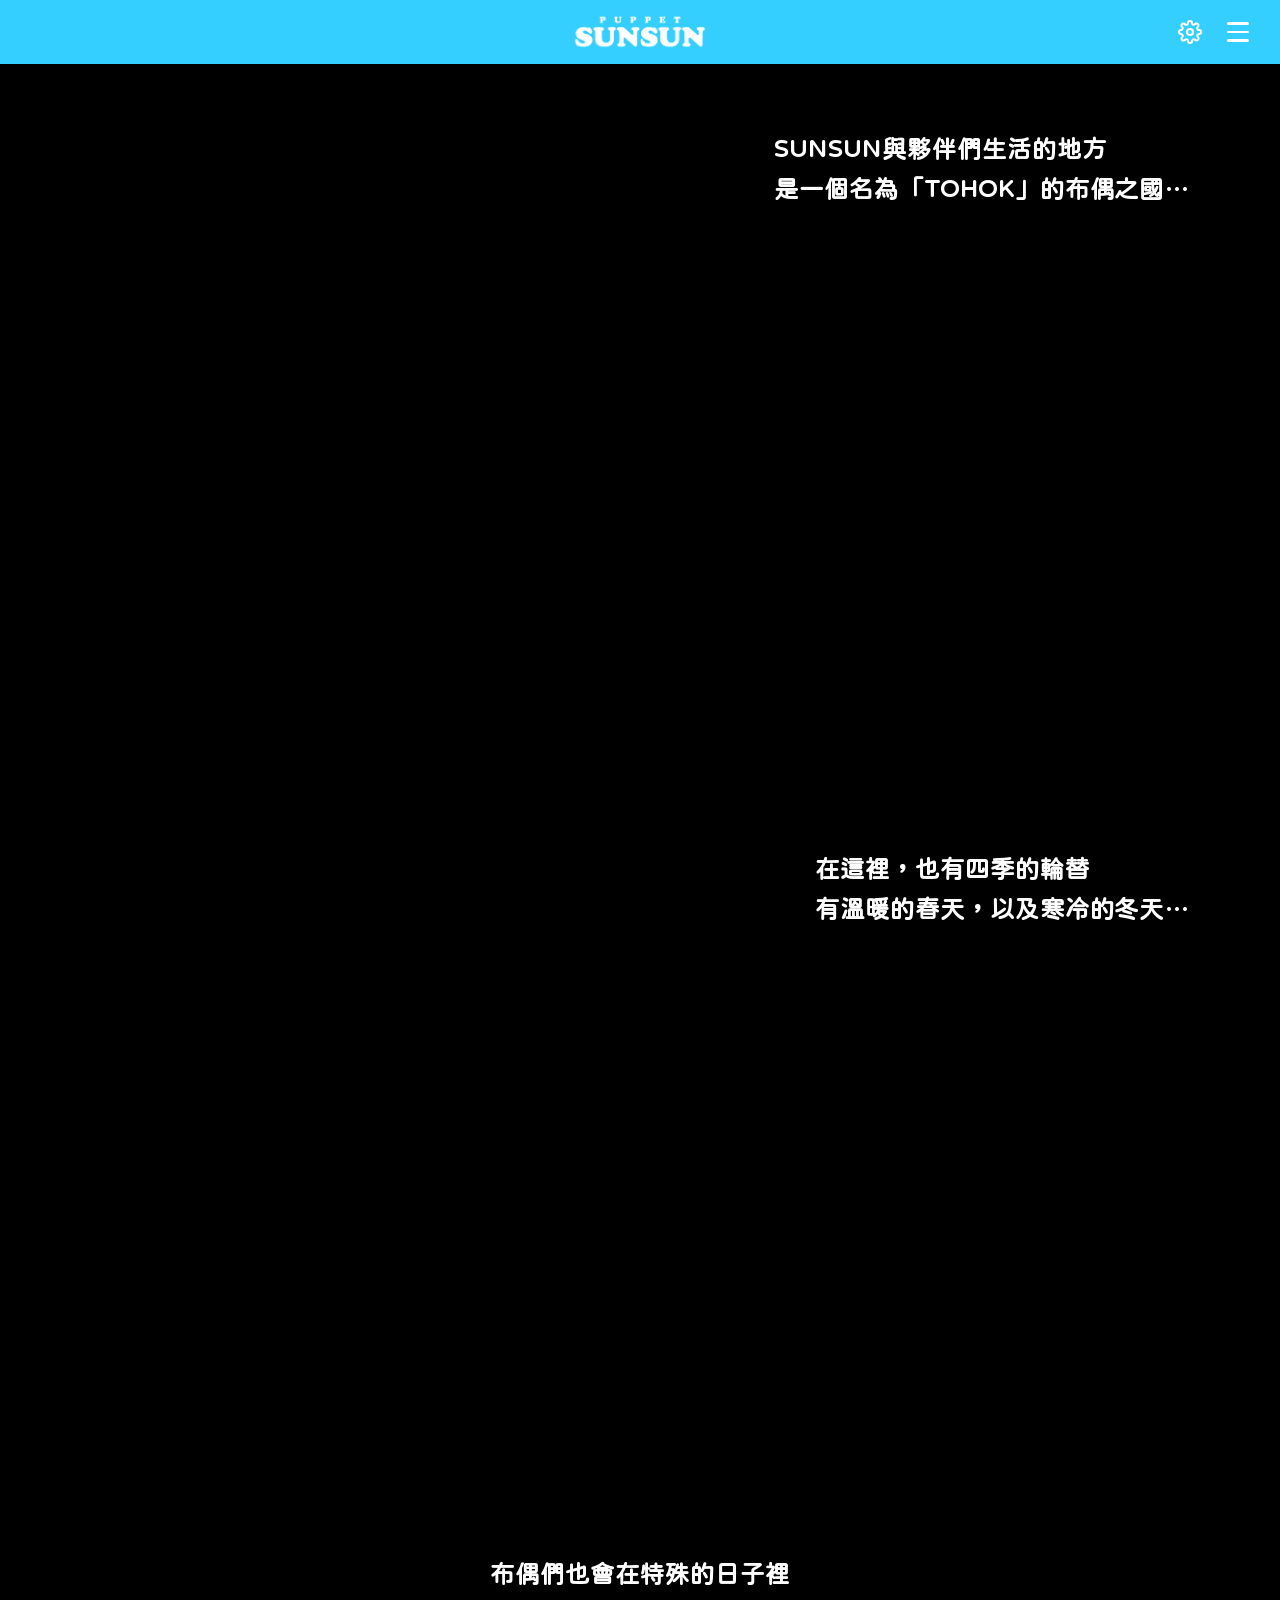
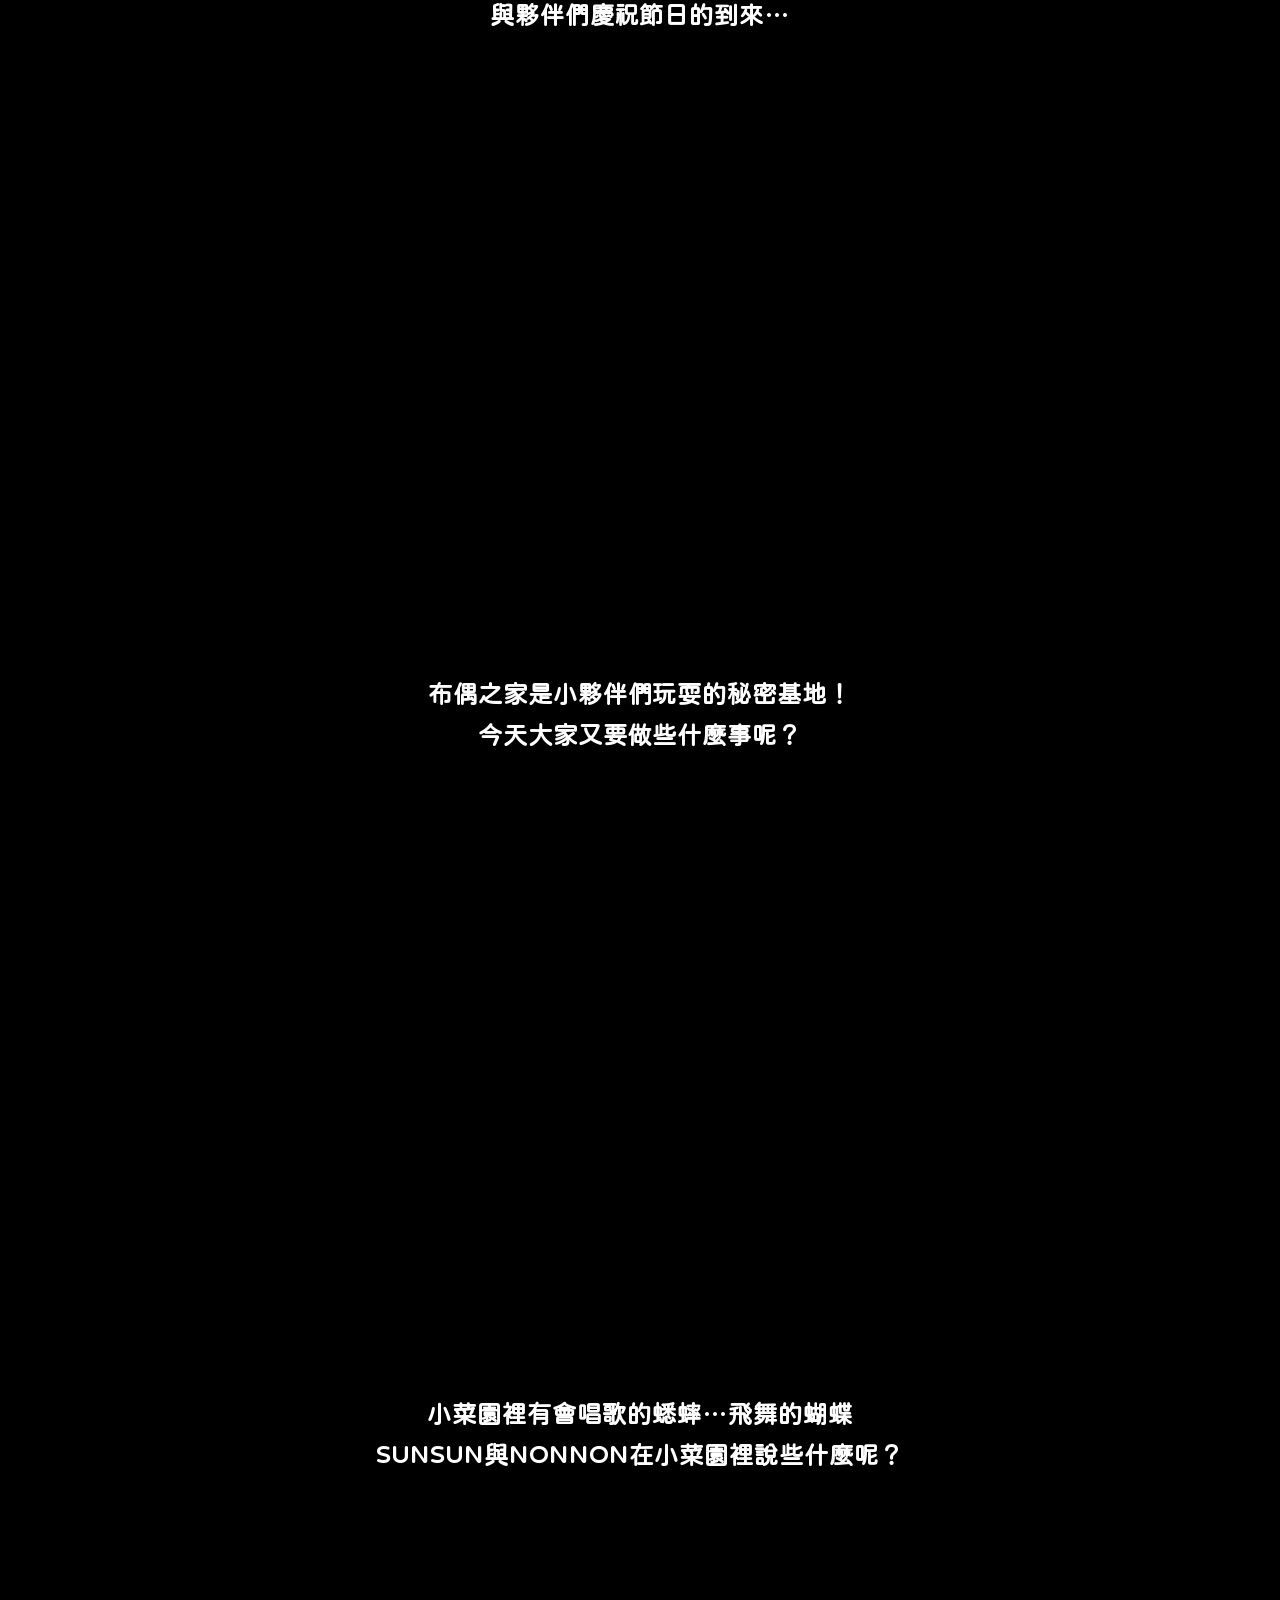
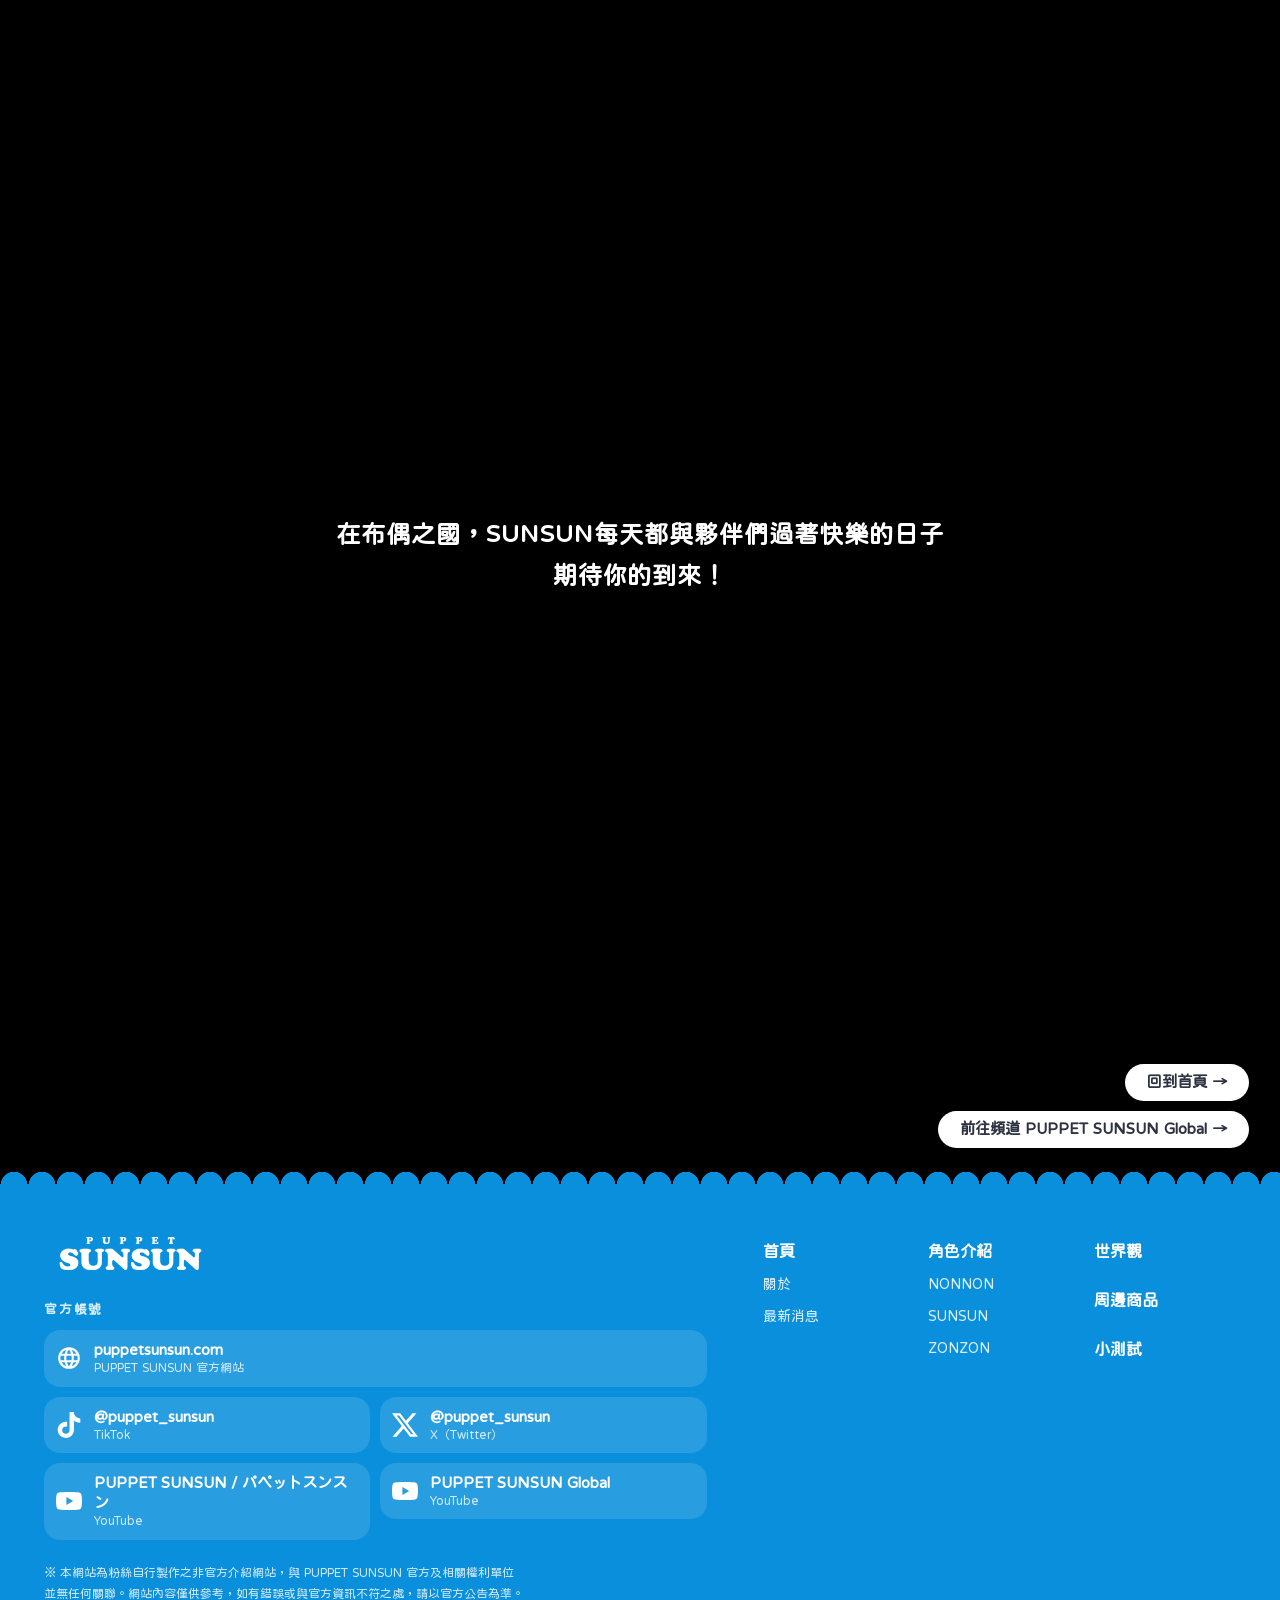
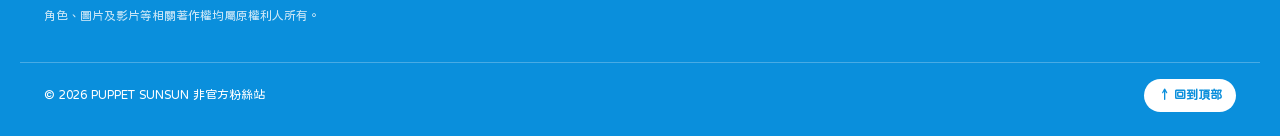
<file: world.html>
<!doctype html>
<html lang="zh-Hant">
<head>
<script>try{if(window.name==="__tr"){document.documentElement.classList.add("tr-in");window.name="";}}catch(e){}</script>
<meta charset="utf-8">
<meta name="viewport" content="width=device-width, initial-scale=1">
<title>世界觀｜PUPPET SUNSUN</title>
<meta name="description" content="PUPPET SUNSUN 的世界觀（非官方草案）">
<link rel="icon" href="image/favicon.ico" sizes="any">
<link rel="icon" type="image/png" href="image/favicon.png">
<link rel="apple-touch-icon" href="image/apple-touch-icon.png">
<link rel="preconnect" href="https://fonts.googleapis.com">
<link href="https://fonts.googleapis.com/css2?family=Huninn&display=swap" rel="stylesheet">
<link rel="stylesheet" href="css/style.css">
</head>
<body>

<header>
  <nav class="wrap">
    <div class="hd-left"></div>
    <a href="index.html" class="logo"><img src="image/logo-white.png" alt="PUPPET SUNSUN"></a>
    <div class="menu">
      <button class="menu-btn" type="button" aria-label="選單"><span></span><span></span><span></span></button>
      <div class="nav-links">
        <a href="index.html#about">關於</a>
        <a href="world.html" class="active">世界觀</a>
        <a href="characters.html">角色介紹</a>
        <a href="goods.html">周邊商品</a>
        <a href="quiz.html">小測試</a>
        <a href="index.html#news">最新消息</a>
      </div>
    </div>
  </nav>
</header>

<!-- 世界觀：六段影片＋文字組成的長頁
     進頁面時先是一片黑，等換頁轉場（藍色）撤掉後，黑幕才慢慢淡出
     第 1 段影片一直循環；第 2～6 段捲到畫面中才開始播，播完一次就停在最後一格（沒有重播鍵，重新整理才會再播）
     改文字：改每段的 .wv-cap；文字位置：.wv-tr＝右上、.wv-tc＝上方置中 -->
<div class="wv-black" id="wvBlack" aria-hidden="true"></div>
<main class="wv">
  <h1 class="sr-only">世界觀</h1>

  <section class="wv-panel" data-loop>
    <video class="wv-video" src="image/world-1.mp4" muted loop playsinline preload="auto"></video>
    <p class="wv-cap wv-tr">SUNSUN與夥伴們生活的地方<br>是一個名為「TOHOK」的布偶之國…</p>
  </section>

  <section class="wv-panel">
    <video class="wv-video" src="image/world-2.mp4" muted playsinline preload="metadata"></video>
    <p class="wv-cap wv-tr">在這裡，也有四季的輪替<br>有溫暖的春天，以及寒冷的冬天…</p>
  </section>

  <section class="wv-panel">
    <video class="wv-video" src="image/world-3.mp4" muted playsinline preload="metadata"></video>
    <p class="wv-cap wv-tc">布偶們也會在特殊的日子裡<br>與夥伴們慶祝節日的到來…</p>
  </section>

  <section class="wv-panel">
    <video class="wv-video" src="image/world-4.mp4" muted playsinline preload="metadata"></video>
    <p class="wv-cap wv-tc">布偶之家是小夥伴們玩耍的秘密基地！<br>今天大家又要做些什麼事呢？</p>
  </section>

  <section class="wv-panel">
    <video class="wv-video" src="image/world-5.mp4" muted playsinline preload="metadata"></video>
    <p class="wv-cap wv-tc">小菜園裡有會唱歌的蟋蟀…飛舞的蝴蝶<br>SUNSUN與NONNON在小菜園裡說些什麼呢？</p>
  </section>

  <section class="wv-panel wv-last">
    <video class="wv-video" src="image/world-6.mp4" muted playsinline preload="metadata"></video>
    <p class="wv-cap wv-tc">在布偶之國，SUNSUN每天都與夥伴們過著快樂的日子<br>期待你的到來！</p>
    <div class="wv-links">
      <a class="pill" href="index.html">回到首頁 →</a>
      <a class="pill" href="https://www.youtube.com/@puppetsunsun_global" target="_blank" rel="noopener">前往頻道 PUPPET SUNSUN Global →</a>
    </div>
  </section>
</main>

<script>
  // 世界觀：黑幕淡出、影片播放控制
  (function () {
    var reduce = window.matchMedia('(prefers-reduced-motion: reduce)').matches;
    var root = document.documentElement, black = document.getElementById('wvBlack');
    var panels = Array.prototype.slice.call(document.querySelectorAll('.wv-panel'));
    var PLAY = '<svg viewBox="0 0 24 24" width="30" height="30" aria-hidden="true"><path d="M8 5.5v13l11-6.5z" fill="currentColor"/></svg>';

    // 第 2～6 段播完就停在最後一格，不給重播鍵；想再看一次就重新整理頁面
    panels.forEach(function (p) {
      var v = p.querySelector('video');
      v.addEventListener('ended', function () { p.dataset.done = '1'; });
      // 只有「減少動態」的使用者會有播放鍵：他們的影片不會自動播，要按了才播（播完一樣不會再出現）
      if (!reduce) return;
      var b = document.createElement('button');
      b.type = 'button'; b.className = 'wv-play'; b.innerHTML = PLAY;
      b.setAttribute('aria-label', '播放影片');
      p.appendChild(b);
      b.addEventListener('click', function () { var pr = v.play(); if (pr && pr.catch) pr.catch(function () {}); });
      v.addEventListener('play', function () { b.hidden = true; });
      v.addEventListener('pause', function () { if (!v.ended) b.hidden = false; });
    });

    function play(v) { var pr = v.play(); if (pr && pr.catch) pr.catch(function () {}); }

    // 第 2～6 段：捲到一半以上在畫面中才播；離開就先暫停，回來接著播；播完一次就不再自動播
    function watch() {
      if (reduce) return;
      var io = new IntersectionObserver(function (es) {
        es.forEach(function (e) {
          var p = e.target, v = p.querySelector('video');
          if (e.isIntersecting) { if (p.hasAttribute('data-loop') || !p.dataset.done) play(v); }
          else if (!v.paused) v.pause();
        });
      }, { threshold: 0.55 });
      panels.forEach(function (p) { io.observe(p); });
    }

    // 黑幕：等換頁的藍色撤掉（html 上的 tr-in 被拿掉）才開始淡出；直接打開網址時，稍等一下就淡出
    var shown = false;
    function show() {
      if (shown) return; shown = true;
      black.classList.add('gone');
      watch();
    }
    if (root.classList.contains('tr-in')) {
      var mo = new MutationObserver(function () { if (!root.classList.contains('tr-in')) { mo.disconnect(); setTimeout(show, 150); } });
      mo.observe(root, { attributes: true, attributeFilter: ['class'] });
      setTimeout(show, 4000);
    } else { setTimeout(show, 400); }
    // 按上一頁回來時不要再黑一次
    window.addEventListener('pageshow', function (e) { if (e.persisted) show(); });
  })();
</script>

<footer class="ft">
  <div class="ft-in">
    <div class="ft-main">
      <a href="index.html" class="ft-logo"><img src="image/logo-white.png" alt="PUPPET SUNSUN"></a>
      <p class="ft-lead">官方帳號</p>
      <ul class="ft-social">
        <li class="ft-site"><a href="https://puppetsunsun.com/" target="_blank" rel="noopener">
          <svg viewBox="0 0 24 24" aria-hidden="true"><path d="M12 2a10 10 0 1 0 0 20 10 10 0 0 0 0-20zm6.9 6h-2.95a15.7 15.7 0 0 0-1.38-3.56A8.03 8.03 0 0 1 18.9 8zM12 4.04c.83 1.2 1.48 2.53 1.91 3.96h-3.82A13.7 13.7 0 0 1 12 4.04zM4.26 14a8.2 8.2 0 0 1 0-4h3.38a16.5 16.5 0 0 0 0 4H4.26zm.82 2h2.95c.32 1.25.78 2.45 1.38 3.56A8 8 0 0 1 5.08 16zm2.95-8H5.08a8 8 0 0 1 4.33-3.56A15.7 15.7 0 0 0 8.03 8zM12 19.96A14.1 14.1 0 0 1 10.09 16h3.82A14.1 14.1 0 0 1 12 19.96zM14.34 14H9.66a14.7 14.7 0 0 1 0-4h4.68a14.7 14.7 0 0 1 0 4zm.25 5.56c.6-1.11 1.06-2.31 1.38-3.56h2.95a8.03 8.03 0 0 1-4.33 3.56zM16.36 14a16.5 16.5 0 0 0 0-4h3.38a8.2 8.2 0 0 1 0 4h-3.38z"/></svg>
          <span><b>puppetsunsun.com</b><small>PUPPET SUNSUN 官方網站</small></span></a></li>
        <li><a href="https://www.tiktok.com/@puppet_sunsun" target="_blank" rel="noopener">
          <svg viewBox="0 0 24 24" aria-hidden="true"><path d="M12.53.02C13.84 0 15.14.01 16.44 0c.08 1.53.63 3.09 1.75 4.17 1.12 1.11 2.7 1.62 4.24 1.79v4.03c-1.44-.05-2.89-.35-4.2-.97-.57-.26-1.1-.59-1.62-.93-.01 2.92.01 5.84-.02 8.75-.08 1.4-.54 2.79-1.35 3.94-1.31 1.92-3.58 3.17-5.91 3.21-1.43.08-2.86-.31-4.08-1.03-2.02-1.19-3.44-3.37-3.65-5.71-.02-.5-.03-1-.01-1.49.18-1.9 1.12-3.72 2.58-4.96 1.66-1.44 3.98-2.13 6.15-1.72.02 1.48-.04 2.96-.04 4.44-.99-.32-2.15-.23-3.02.37-.63.41-1.11 1.04-1.36 1.75-.21.51-.15 1.07-.14 1.61.24 1.64 1.82 3.02 3.5 2.87 1.12-.01 2.19-.66 2.77-1.61.19-.33.4-.67.41-1.06.1-1.79.06-3.57.07-5.36.01-4.03-.01-8.05.02-12.07z"/></svg>
          <span><b>@puppet_sunsun</b><small>TikTok</small></span></a></li>
        <li><a href="https://x.com/puppet_sunsun" target="_blank" rel="noopener">
          <svg viewBox="0 0 24 24" aria-hidden="true"><path d="M18.9 1.15h3.68l-8.04 9.19L24 22.85h-7.41l-5.8-7.58-6.64 7.58H.47l8.6-9.83L0 1.15h7.59l5.25 6.93zm-1.29 19.5h2.04L6.49 3.24H4.3z"/></svg>
          <span><b>@puppet_sunsun</b><small>X（Twitter）</small></span></a></li>
        <li><a href="https://www.youtube.com/@puppetsunsun" target="_blank" rel="noopener">
          <svg viewBox="0 0 24 24" aria-hidden="true"><path fill-rule="evenodd" d="M23.5 6.2a3 3 0 0 0-2.1-2.1C19.5 3.6 12 3.6 12 3.6s-7.5 0-9.4.5A3 3 0 0 0 .5 6.2 31 31 0 0 0 0 12a31 31 0 0 0 .5 5.8 3 3 0 0 0 2.1 2.1c1.9.5 9.4.5 9.4.5s7.5 0 9.4-.5a3 3 0 0 0 2.1-2.1A31 31 0 0 0 24 12a31 31 0 0 0-.5-5.8zM9.6 15.6V8.4l6.3 3.6z"/></svg>
          <span><b>PUPPET SUNSUN / パペットスンスン</b><small>YouTube</small></span></a></li>
        <li><a href="https://www.youtube.com/@puppetsunsun_global" target="_blank" rel="noopener">
          <svg viewBox="0 0 24 24" aria-hidden="true"><path fill-rule="evenodd" d="M23.5 6.2a3 3 0 0 0-2.1-2.1C19.5 3.6 12 3.6 12 3.6s-7.5 0-9.4.5A3 3 0 0 0 .5 6.2 31 31 0 0 0 0 12a31 31 0 0 0 .5 5.8 3 3 0 0 0 2.1 2.1c1.9.5 9.4.5 9.4.5s7.5 0 9.4-.5a3 3 0 0 0 2.1-2.1A31 31 0 0 0 24 12a31 31 0 0 0-.5-5.8zM9.6 15.6V8.4l6.3 3.6z"/></svg>
          <span><b>PUPPET SUNSUN Global</b><small>YouTube</small></span></a></li>
      </ul>
      <p class="ft-note">※ 本網站為粉絲自行製作之非官方介紹網站，與 PUPPET SUNSUN 官方及相關權利單位並無任何關聯。網站內容僅供參考，如有錯誤或與官方資訊不符之處，請以官方公告為準。角色、圖片及影片等相關著作權均屬原權利人所有。</p>
    </div>

    <nav class="ft-map" aria-label="網站地圖">
      <div>
        <a href="index.html" class="ft-h">首頁</a>
        <a href="index.html#about">關於</a>
        <a href="index.html#news">最新消息</a>
      </div>
      <div>
        <a href="characters.html" class="ft-h">角色介紹</a>
        <a href="nonnon.html">NONNON</a>
        <a href="sunsun.html">SUNSUN</a>
        <a href="zonzon.html">ZONZON</a>
      </div>
      <div>
        <a href="world.html" class="ft-h">世界觀</a>
        <a href="goods.html" class="ft-h">周邊商品</a>
        <a href="quiz.html" class="ft-h">小測試</a>
      </div>
    </nav>
  </div>

  <div class="ft-bottom">
    <p>© 2026 PUPPET SUNSUN 非官方粉絲站</p>
    <a href="#" class="ft-top" onclick="window.scrollTo({ top: 0, behavior: 'smooth' }); return false;">↑ 回到頂部</a>
  </div>
</footer>

<script src="js/script.js"></script>
</body>
</html>
</file>
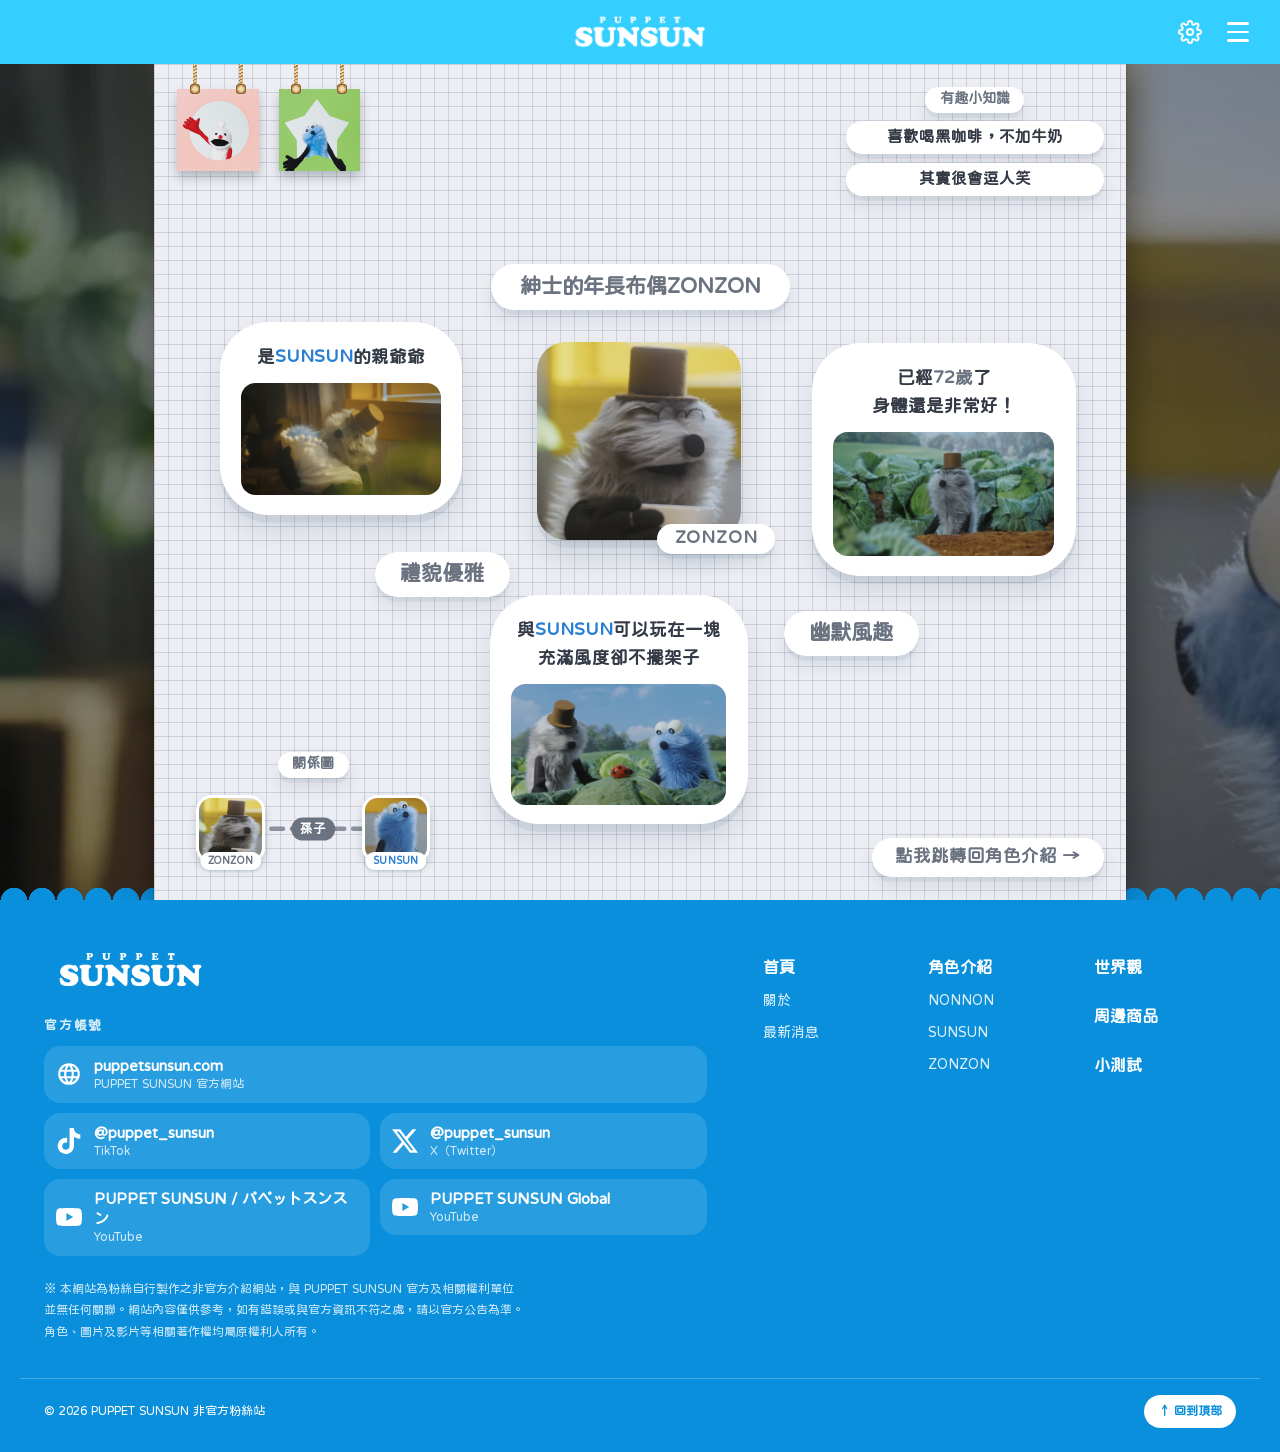
<file: zonzon.html>
<!doctype html>
<html lang="zh-Hant">
<head>
<script>try{if(window.name==="__tr"){document.documentElement.classList.add("tr-in");window.name="";}}catch(e){}</script>
<meta charset="utf-8">
<meta name="viewport" content="width=device-width, initial-scale=1">
<title>ZONZON｜PUPPET SUNSUN</title>
<meta name="description" content="ZONZON 角色介紹（非官方草案）">
<link rel="icon" href="image/favicon.ico" sizes="any">
<link rel="icon" type="image/png" href="image/favicon.png">
<link rel="apple-touch-icon" href="image/apple-touch-icon.png">
<link rel="preconnect" href="https://fonts.googleapis.com">
<link href="https://fonts.googleapis.com/css2?family=Huninn&display=swap" rel="stylesheet">
<link rel="stylesheet" href="css/style.css">
</head>
<body>

<header>
  <nav class="wrap">
    <div class="hd-left"></div>
    <a href="index.html" class="logo"><img src="image/logo-white.png" alt="PUPPET SUNSUN"></a>
    <div class="menu">
      <button class="menu-btn" type="button" aria-label="選單"><span></span><span></span><span></span></button>
      <div class="nav-links">
        <a href="index.html#about">關於</a>
        <a href="world.html">世界觀</a>
        <a href="characters.html" class="active">角色介紹</a>
        <a href="goods.html">周邊商品</a>
        <a href="quiz.html">小測試</a>
        <a href="index.html#news">最新消息</a>
      </div>
    </div>
  </nav>
</header>

<!-- 角色個人頁（三位主角共用同一個架構）：
     --c 角色色、--soft 紙色、--grid 格線色（格紋會慢慢飄動）、--bg-img 全螢幕底圖（自動變暗）、--bgblur 底圖模糊
     補內容時：改 .b-sub 的一句話、三顆泡泡的 <p>（圖片改 <figure> 裡的 <img src>）、
     .facts 的「有趣小知識」、.tag 的特質標籤、關係圖（.rel-e 是線上的關係文字） -->
<main class="chp" style="--c:#6b7280;--soft:#eceef3;--grid:rgba(120,126,150,.26);--bg-img:url(../image/bg-zonzon.jpg);--bgblur:0px">
  <h1 class="sr-only">ZONZON</h1>
  <div class="chp-panel">
  <div class="chp-box">
  <!-- 左上角：其他主角的圖片（點了切換，指到顯示名字） -->
  <div class="chp-signs" role="navigation" aria-label="切換角色">
    <a class="sign" href="nonnon.html" style="--d:0.10s;--c:#e2475f" aria-label="切換到 NONNON">
      <span class="sway"><img src="image/3.jpg" alt="NONNON"></span>
      <span class="sign-name">NONNON</span>
    </a>
    <a class="sign" href="sunsun.html" style="--d:0.22s;--c:#2a7fd4" aria-label="切換到 SUNSUN">
      <span class="sway"><img src="image/2.jpg" alt="SUNSUN"></span>
      <span class="sign-name">SUNSUN</span>
    </a>
  </div>

    <div class="pill b-sub stamp" style="--d:.7s;--rot:2deg"><p>紳士的年長布偶ZONZON</p></div>
    <figure class="chp-main stamp" style="--d:.15s;--rot:-2deg"><img src="image/head-zonzon.jpg" alt="ZONZON"><span class="pill name-pill">ZONZON</span></figure>

    <div class="bub b-left stamp" style="--d:0.85s;--rot:2.5deg">
      <p>是<span class="hl" style="--c:#2a7fd4">SUNSUN</span>的親爺爺</p>
      <figure><img src="image/zonzon-grandpa.jpg" alt="抱著 SUNSUN 的 ZONZON"></figure>
    </div>
    <div class="bub b-right stamp" style="--d:1.0s;--rot:-2.5deg">
      <p>已經<span class="hl">72歲</span>了<br>身體還是非常好！</p>
      <figure><img src="image/zonzon-field.jpg" alt="站在高麗菜田裡的 ZONZON"></figure>
    </div>
    <div class="bub b-bottom stamp" style="--d:1.15s;--rot:2deg">
      <p>與<span class="hl" style="--c:#2a7fd4">SUNSUN</span>可以玩在一塊<br>充滿風度卻不擺架子</p>
      <figure><img src="image/zonzon-play.jpg" alt="ZONZON 和 SUNSUN 看著瓢蟲"></figure>
    </div>

    <!-- 右上：有趣小知識 -->
    <div class="facts stamp" style="--d:.9s;--rot:-2deg">
      <p class="pill small blue">有趣小知識</p>
      <div class="pill"><p>喜歡喝黑咖啡，不加牛奶</p></div>
      <div class="pill"><p>其實很會逗人笑</p></div>
    </div>
    <!-- 特質標籤 -->
    <p class="pill tag tag-1 stamp" style="--d:1.2s;--rot:3deg">禮貌優雅</p>
    <p class="pill tag tag-2 stamp" style="--d:1.3s;--rot:-3deg">幽默風趣</p>
    <!-- 左下：關係圖 -->
    <div class="relwrap stamp" style="--d:1.15s;--rot:-2deg">
      <p class="pill small blue">關係圖</p>
      <div class="rel rel-one">
        <svg viewBox="0 0 28 9.4" preserveAspectRatio="none" aria-hidden="true"><line x1="5.5" y1="4.5" x2="22.5" y2="4.5"/></svg>
        <div class="rel-n rel-me" style="--c:#6b7280"><img src="image/head-zonzon.jpg" alt="ZONZON"><b>ZONZON</b></div>
        <div class="rel-n rel-l" style="--c:#2a7fd4"><img src="image/head-sunsun.jpg" alt="SUNSUN"><b>SUNSUN</b></div>
        <span class="rel-e rel-e-l">孫子</span>
      </div>
    </div>
    <!-- 右下：跳回角色介紹 -->
    <a class="pill back-btn stamp" href="characters.html" style="--d:1.4s;--rot:2deg">點我跳轉回角色介紹 →</a>
  </div>
  </div>
</main>

<footer class="ft">
  <div class="ft-in">
    <div class="ft-main">
      <a href="index.html" class="ft-logo"><img src="image/logo-white.png" alt="PUPPET SUNSUN"></a>
      <p class="ft-lead">官方帳號</p>
      <ul class="ft-social">
        <li class="ft-site"><a href="https://puppetsunsun.com/" target="_blank" rel="noopener">
          <svg viewBox="0 0 24 24" aria-hidden="true"><path d="M12 2a10 10 0 1 0 0 20 10 10 0 0 0 0-20zm6.9 6h-2.95a15.7 15.7 0 0 0-1.38-3.56A8.03 8.03 0 0 1 18.9 8zM12 4.04c.83 1.2 1.48 2.53 1.91 3.96h-3.82A13.7 13.7 0 0 1 12 4.04zM4.26 14a8.2 8.2 0 0 1 0-4h3.38a16.5 16.5 0 0 0 0 4H4.26zm.82 2h2.95c.32 1.25.78 2.45 1.38 3.56A8 8 0 0 1 5.08 16zm2.95-8H5.08a8 8 0 0 1 4.33-3.56A15.7 15.7 0 0 0 8.03 8zM12 19.96A14.1 14.1 0 0 1 10.09 16h3.82A14.1 14.1 0 0 1 12 19.96zM14.34 14H9.66a14.7 14.7 0 0 1 0-4h4.68a14.7 14.7 0 0 1 0 4zm.25 5.56c.6-1.11 1.06-2.31 1.38-3.56h2.95a8.03 8.03 0 0 1-4.33 3.56zM16.36 14a16.5 16.5 0 0 0 0-4h3.38a8.2 8.2 0 0 1 0 4h-3.38z"/></svg>
          <span><b>puppetsunsun.com</b><small>PUPPET SUNSUN 官方網站</small></span></a></li>
        <li><a href="https://www.tiktok.com/@puppet_sunsun" target="_blank" rel="noopener">
          <svg viewBox="0 0 24 24" aria-hidden="true"><path d="M12.53.02C13.84 0 15.14.01 16.44 0c.08 1.53.63 3.09 1.75 4.17 1.12 1.11 2.7 1.62 4.24 1.79v4.03c-1.44-.05-2.89-.35-4.2-.97-.57-.26-1.1-.59-1.62-.93-.01 2.92.01 5.84-.02 8.75-.08 1.4-.54 2.79-1.35 3.94-1.31 1.92-3.58 3.17-5.91 3.21-1.43.08-2.86-.31-4.08-1.03-2.02-1.19-3.44-3.37-3.65-5.71-.02-.5-.03-1-.01-1.49.18-1.9 1.12-3.72 2.58-4.96 1.66-1.44 3.98-2.13 6.15-1.72.02 1.48-.04 2.96-.04 4.44-.99-.32-2.15-.23-3.02.37-.63.41-1.11 1.04-1.36 1.75-.21.51-.15 1.07-.14 1.61.24 1.64 1.82 3.02 3.5 2.87 1.12-.01 2.19-.66 2.77-1.61.19-.33.4-.67.41-1.06.1-1.79.06-3.57.07-5.36.01-4.03-.01-8.05.02-12.07z"/></svg>
          <span><b>@puppet_sunsun</b><small>TikTok</small></span></a></li>
        <li><a href="https://x.com/puppet_sunsun" target="_blank" rel="noopener">
          <svg viewBox="0 0 24 24" aria-hidden="true"><path d="M18.9 1.15h3.68l-8.04 9.19L24 22.85h-7.41l-5.8-7.58-6.64 7.58H.47l8.6-9.83L0 1.15h7.59l5.25 6.93zm-1.29 19.5h2.04L6.49 3.24H4.3z"/></svg>
          <span><b>@puppet_sunsun</b><small>X（Twitter）</small></span></a></li>
        <li><a href="https://www.youtube.com/@puppetsunsun" target="_blank" rel="noopener">
          <svg viewBox="0 0 24 24" aria-hidden="true"><path fill-rule="evenodd" d="M23.5 6.2a3 3 0 0 0-2.1-2.1C19.5 3.6 12 3.6 12 3.6s-7.5 0-9.4.5A3 3 0 0 0 .5 6.2 31 31 0 0 0 0 12a31 31 0 0 0 .5 5.8 3 3 0 0 0 2.1 2.1c1.9.5 9.4.5 9.4.5s7.5 0 9.4-.5a3 3 0 0 0 2.1-2.1A31 31 0 0 0 24 12a31 31 0 0 0-.5-5.8zM9.6 15.6V8.4l6.3 3.6z"/></svg>
          <span><b>PUPPET SUNSUN / パペットスンスン</b><small>YouTube</small></span></a></li>
        <li><a href="https://www.youtube.com/@puppetsunsun_global" target="_blank" rel="noopener">
          <svg viewBox="0 0 24 24" aria-hidden="true"><path fill-rule="evenodd" d="M23.5 6.2a3 3 0 0 0-2.1-2.1C19.5 3.6 12 3.6 12 3.6s-7.5 0-9.4.5A3 3 0 0 0 .5 6.2 31 31 0 0 0 0 12a31 31 0 0 0 .5 5.8 3 3 0 0 0 2.1 2.1c1.9.5 9.4.5 9.4.5s7.5 0 9.4-.5a3 3 0 0 0 2.1-2.1A31 31 0 0 0 24 12a31 31 0 0 0-.5-5.8zM9.6 15.6V8.4l6.3 3.6z"/></svg>
          <span><b>PUPPET SUNSUN Global</b><small>YouTube</small></span></a></li>
      </ul>
      <p class="ft-note">※ 本網站為粉絲自行製作之非官方介紹網站，與 PUPPET SUNSUN 官方及相關權利單位並無任何關聯。網站內容僅供參考，如有錯誤或與官方資訊不符之處，請以官方公告為準。角色、圖片及影片等相關著作權均屬原權利人所有。</p>
    </div>

    <nav class="ft-map" aria-label="網站地圖">
      <div>
        <a href="index.html" class="ft-h">首頁</a>
        <a href="index.html#about">關於</a>
        <a href="index.html#news">最新消息</a>
      </div>
      <div>
        <a href="characters.html" class="ft-h">角色介紹</a>
        <a href="nonnon.html">NONNON</a>
        <a href="sunsun.html">SUNSUN</a>
        <a href="zonzon.html">ZONZON</a>
      </div>
      <div>
        <a href="world.html" class="ft-h">世界觀</a>
        <a href="goods.html" class="ft-h">周邊商品</a>
        <a href="quiz.html" class="ft-h">小測試</a>
      </div>
    </nav>
  </div>

  <div class="ft-bottom">
    <p>© 2026 PUPPET SUNSUN 非官方粉絲站</p>
    <a href="#" class="ft-top" onclick="window.scrollTo({ top: 0, behavior: 'smooth' }); return false;">↑ 回到頂部</a>
  </div>
</footer>

<script src="js/script.js"></script>
</body>
</html>
</file>
<file: css/style.css>
:root {
  --bg: #35cfff;
  --surface: #ffffff;
  --text: #0b1b2b;
  --muted: rgba(11, 27, 43, .72);
  --line: rgba(11, 27, 43, .2);
  --accent: #0b57d0;
  --accent-soft: rgba(255, 255, 255, .4);
  --sunsun: #6aa8f0;
  --nonnon: #f2a8c4;
  --zonzon: #9fd3a6;
  --radius: 16px;
  --max: 1080px;
  color-scheme: light;
}
/* 下拉選單內部：維持深色字與藍色重點 */
.nav-links {
  --text: #1d1f23; --muted: #5b6270; --line: #e3e7f2;
  --accent: #1e55ff; --accent-soft: #e8eeff;
  color: var(--text);
}
* { box-sizing: border-box; margin: 0; padding: 0; }
html { scroll-behavior: smooth; }
body {
  font-family: "Huninn", "Noto Sans TC", system-ui, sans-serif;
  background: var(--bg);
  color: var(--text);
  line-height: 1.7;
}
a { color: inherit; text-decoration: none; }
.wrap { max-width: var(--max); margin: 0 auto; padding: 0 24px; }

/* 導覽列 */
header { position: fixed; top: 0; left: 0; right: 0; z-index: 50; background: var(--bg); color: #fff; }
header nav.wrap { max-width: none; padding: 0 20px; }
nav { display: grid; grid-template-columns: 1fr auto 1fr; align-items: center; height: 64px; }
nav .hd-left { justify-self: start; }
nav .menu { justify-self: end; }
body { padding-top: 64px; }
[id] { scroll-margin-top: 64px; }
.logo { display: flex; align-items: center; }
.logo img { height: 40px; width: auto; display: block; }
/* 選單平常收起，滑鼠移入（或手機點按、鍵盤聚焦）時從按鈕下方彈出 */
.menu { position: relative; }
.menu-btn {
  width: 44px; height: 44px; display: flex; flex-direction: column; justify-content: center; align-items: center; gap: 6px;
  background: none; border: 1px solid transparent; border-radius: 50%; cursor: pointer;
  transition: border-color .2s ease;
}
.menu-btn span { display: block; width: 22px; height: 2.5px; border-radius: 2px; background: #fff; transition: transform .25s ease, opacity .2s ease; }
.menu:hover .menu-btn, .menu:focus-within .menu-btn { border-color: #fff; }
.menu:hover .menu-btn span:nth-child(1), .menu:focus-within .menu-btn span:nth-child(1) { transform: translateY(8.5px) rotate(45deg); }
.menu:hover .menu-btn span:nth-child(2), .menu:focus-within .menu-btn span:nth-child(2) { opacity: 0; }
.menu:hover .menu-btn span:nth-child(3), .menu:focus-within .menu-btn span:nth-child(3) { transform: translateY(-8.5px) rotate(-45deg); }
.nav-links {
  position: absolute; top: calc(100% + 8px); right: 0; min-width: 160px;
  display: flex; flex-direction: column; padding: 8px;
  background: var(--surface); border: 1px solid var(--line); border-radius: 12px;
  box-shadow: 0 12px 32px rgba(0, 0, 0, .12);
  font-size: 15px; color: var(--muted);
  opacity: 0; visibility: hidden;
  transform: translateY(-6px) scale(.96); transform-origin: top right;
  transition: opacity .2s ease, transform .2s ease, visibility .2s;
}
/* 補上按鈕和選單之間的空隙，滑鼠移過去時選單才不會先收起 */
.nav-links::before { content: ""; position: absolute; left: 0; right: 0; top: -8px; height: 8px; }
.menu:hover .nav-links, .menu:focus-within .nav-links { opacity: 1; visibility: visible; transform: none; }
.nav-links a { padding: 8px 12px; border-radius: 8px; }
.nav-links a:hover, .nav-links a:focus-visible { background: var(--accent-soft); color: var(--text); }
.nav-links a.active { color: var(--text); font-weight: 500; }
@media (prefers-reduced-motion: reduce) { .nav-links { transition: none; } }

/* 設定：齒輪在三條線左邊（script.js 動態加進頁首），點一下打開白色小面板 */
nav .hd-right { justify-self: end; display: flex; align-items: center; gap: 4px; }
.set { position: relative; }
.set-btn {
  width: 44px; height: 44px; display: grid; place-items: center; color: #fff;
  background: none; border: 1px solid transparent; border-radius: 50%;
  transition: border-color .2s ease;
}
.set-btn svg { transition: transform .5s cubic-bezier(.3, 1.4, .5, 1); }
.set-btn:hover, .set-btn:focus-visible, .set-btn[aria-expanded="true"] { border-color: #fff; outline: none; }
.set-btn[aria-expanded="true"] svg { transform: rotate(90deg); }
.set-panel {
  position: absolute; top: calc(100% + 8px); right: 0; width: 248px; z-index: 2;
  display: flex; flex-direction: column; gap: 14px; padding: 14px 16px 16px;
  background: #fff; color: #1d1f23; border: 1px solid #e3e7f2; border-radius: 12px;
  box-shadow: 0 12px 32px rgba(0, 0, 0, .12); font-size: 15px;
  transform-origin: top right; animation: set-pop .2s ease;
}
.set-panel[hidden] { display: none; }
@keyframes set-pop { from { opacity: 0; transform: translateY(-6px) scale(.96); } }
.set-h { font-weight: 700; color: #0a9be8; font-size: 14px; letter-spacing: .08em; }
.set-row { display: flex; align-items: center; justify-content: space-between; gap: 12px; }
.set-col { flex-direction: column; align-items: stretch; gap: 4px; }
.set-col span { display: flex; justify-content: space-between; }
.set-col output { color: #5b6270; font-variant-numeric: tabular-nums; }
.set-panel input[type="range"] { width: 100%; accent-color: #0a9be8; }
.set.tr-off .set-row:has([data-k="trVol"]) { opacity: .4; }
.set-note { font-size: 12px; color: #5b6270; line-height: 1.5; }
/* 開關：藍色膠囊，圓點左右滑 */
.set-switch {
  appearance: none; -webkit-appearance: none; flex: none; position: relative;
  width: 42px; height: 24px; border-radius: 999px; background: #cfd6e2; transition: background .2s ease;
}
.set-switch::after {
  content: ""; position: absolute; top: 3px; left: 3px; width: 18px; height: 18px; border-radius: 50%;
  background: #fff; box-shadow: 0 1px 3px rgba(0, 0, 0, .25); transition: transform .2s cubic-bezier(.3, 1.4, .5, 1);
}
.set-switch:checked { background: #0a9be8; }
.set-switch:checked::after { transform: translateX(18px); }
.set-switch:focus-visible, .set-panel input[type="range"]:focus-visible { outline: 2px solid #0a9be8; outline-offset: 2px; }
@media (prefers-reduced-motion: reduce) { .set-panel { animation: none; } .set-btn svg, .set-switch, .set-switch::after { transition: none; } }

h1 { font-size: clamp(36px, 6vw, 60px); line-height: 1.15; margin: 12px 0 20px; font-weight: 700; }

/* 區塊 */
section { padding: 80px 0; border-top: 1px solid var(--line); }
h2 { font-size: 30px; margin-bottom: 12px; }

/* 滿版元素用負邊距撐到視窗寬，避免出現橫向捲動 */
body { overflow-x: clip; }

/* 角色個人頁的特質標籤（.pill.tag）也靠這條的外距定位，保留 */
.tag { display: inline-block; font-size: 12px; padding: 2px 10px; border-radius: 999px; background: var(--accent-soft); color: var(--accent); margin: 6px 0 10px; }

/* ── 周邊商品（商店） ── */
.shop { --ink: #1d1f23; --soft: #6b7280; --sun: #2a7fd4; --non: #e2475f; --zon: #7b8089; --all: #e0a400; color: var(--ink); padding-bottom: 80px;
  /* 背景：藍底上的白色小圓點，往右下慢慢飄 */
  background:
    radial-gradient(circle, rgba(255, 255, 255, .34) 0 3px, transparent 3.5px) 0 0 / 38px 38px,
    var(--bg);
  animation: shop-dots 9s linear infinite;
}
@keyframes shop-dots { to { background-position: 38px 38px; } }
.shop [hidden] { display: none !important; }
.shop section { padding: 0; border-top: 0; }
.shop button { font: inherit; color: inherit; }
.shop :focus-visible { outline: 3px solid #0b57d0; outline-offset: 2px; }

/* 商店列：白底，捲動時貼在選單列下方 */
.shop-bar { position: sticky; top: 64px; z-index: 30; background: #fff; box-shadow: 0 2px 0 rgba(0, 0, 0, .06); }
.shop-bar-in { max-width: 1240px; margin: 0 auto; padding: 10px 24px; display: grid; grid-template-columns: auto 1fr auto; gap: 24px; align-items: center; }
.shop-logo { display: flex; flex-direction: column; align-items: center; line-height: 1; }
.shop-logo img { height: 30px; width: auto; display: block; }
.shop-logo span { font-size: 12px; font-weight: 700; letter-spacing: .3em; margin-top: 2px; padding-left: .3em; }
.shop-search { justify-self: center; width: min(100%, 460px); position: relative; }
.shop-search input {
  width: 100%; height: 44px; padding: 0 48px 0 20px; border-radius: 999px;
  border: 2px solid #bfe6fb; background: #f4fbff; font: inherit; font-size: 15px; color: var(--ink);
  transition: border-color .2s ease, background .2s ease;
}
.shop-search input:focus { outline: none; border-color: #35cfff; background: #fff; }
.shop-search button { position: absolute; right: 6px; top: 6px; width: 32px; height: 32px; display: grid; place-items: center; border: 0; background: none; border-radius: 50%; }
.cart-btn { position: relative; width: 48px; height: 48px; display: grid; place-items: center; border: 0; background: none; border-radius: 50%; transition: background .2s ease; }
.cart-btn:hover { background: #eef9ff; }
.cart-badge {
  position: absolute; top: 2px; right: 0; min-width: 20px; height: 20px; padding: 0 5px; border-radius: 999px;
  background: #e2475f; color: #fff; font-size: 12px; line-height: 20px; text-align: center; font-variant-numeric: tabular-nums;
}
.cart-badge.bump { animation: badge-bump .45s cubic-bezier(.3, 1.8, .5, 1); }
@keyframes badge-bump { 40% { transform: scale(1.5); } }

/* 黃色通知列：訊息上下滑動切換 */
.notice { position: relative; background: #ffe74c; height: 40px; overflow: hidden; text-align: center; font-size: 15px; font-weight: 700; }
.notice-list { list-style: none; position: relative; height: 100%; }
.notice-list li { position: absolute; inset: 0; display: grid; place-items: center; padding: 0 48px; opacity: 0; transform: translateY(100%); transition: opacity .45s ease, transform .45s ease; }
.notice-list li.on { opacity: 1; transform: none; }
.notice-x { position: absolute; right: 12px; top: 6px; width: 28px; height: 28px; border: 0; border-radius: 50%; background: rgba(0, 0, 0, .08); font-size: 18px; line-height: 1; }
.notice-x:hover { background: rgba(0, 0, 0, .16); }

.shop-body { max-width: 1240px; margin: 0 auto; padding: 40px 24px 24px; display: grid; grid-template-columns: 240px 1fr; gap: 36px; align-items: start; }

/* 左側篩選 */
.filters { position: sticky; top: 148px; background: #fff; border-radius: 24px; padding: 22px; box-shadow: 0 6px 0 rgba(0, 0, 0, .08); }
.filters-toggle { display: none; }
.filters fieldset { border: 0; padding: 0 0 16px; margin-bottom: 16px; border-bottom: 2px dashed #e3eef5; }
.filters legend { font-size: 15px; font-weight: 700; margin-bottom: 8px; }
.filters label { display: flex; align-items: center; gap: 10px; padding: 5px 0; font-size: 15px; }
.filters input[type="checkbox"], .filters input[type="radio"] { width: 18px; height: 18px; accent-color: #35a8e0; }
.filters .chip-sunsun { color: var(--sun); } .filters .chip-nonnon { color: var(--non); }
.filters .chip-zonzon { color: var(--zon); } .filters .chip-all { color: #b88400; }
.filters label[class^="chip"] { font-weight: 700; }
/* 只顯示有庫存：小開關 */
.switch input { position: absolute; opacity: 0; }
.switch span { position: relative; width: 40px; height: 22px; border-radius: 999px; background: #d5dde3; transition: background .2s ease; flex: none; }
.switch span::after { content: ""; position: absolute; left: 3px; top: 3px; width: 16px; height: 16px; border-radius: 50%; background: #fff; transition: transform .2s ease; }
.switch input:checked + span { background: #35a8e0; }
.switch input:checked + span::after { transform: translateX(18px); }
.switch input:focus-visible + span { outline: 3px solid #0b57d0; outline-offset: 2px; }
.filters-clear { width: 100%; margin-top: 14px; padding: 10px; border: 2px solid #35a8e0; border-radius: 999px; background: #fff; color: #1f86c4; font-weight: 700; transition: background .2s ease; }
.filters-clear:hover { background: #eef9ff; }

/* 列表標題、麵包屑、排序 */
.catalog-head { display: flex; justify-content: space-between; align-items: flex-end; gap: 16px; margin-bottom: 22px; color: #fff; }
.crumb { font-size: 13px; opacity: .9; }
.crumb a { text-decoration: underline; text-underline-offset: 3px; }
.catalog-head h1 { font-size: clamp(26px, 3vw, 34px); margin: 2px 0 0; }
.catalog-head h1 small { font-size: 15px; font-weight: 400; margin-left: 6px; opacity: .9; }
.sort { display: flex; align-items: center; gap: 8px; font-size: 14px; font-weight: 700; }
.sort select { font: inherit; font-weight: 400; height: 38px; padding: 0 12px; border: 0; border-radius: 999px; background: #fff; color: var(--ink); }

/* 商品卡 */
.products { display: grid; grid-template-columns: repeat(3, minmax(0, 1fr)); gap: 28px; }
.product { background: #fff; border-radius: 26px; overflow: hidden; box-shadow: 0 6px 0 rgba(0, 0, 0, .08); transition: transform .3s cubic-bezier(.3, 1.5, .5, 1), box-shadow .3s ease; }
.product:hover { transform: translateY(-6px); box-shadow: 0 14px 0 rgba(0, 0, 0, .06), 0 18px 30px rgba(0, 60, 100, .18); }
.product-img { position: relative; aspect-ratio: 1; overflow: hidden; background: #fff; }
.product-img img { width: 100%; height: 100%; object-fit: cover; display: block; transition: transform .5s ease; }
.product:hover .product-img img { transform: scale(1.06); }
.ph { position: absolute; inset: 0; display: grid; place-items: center; font-size: 22px; font-weight: 700; color: rgba(0, 0, 0, .18); }
.badge { position: absolute; left: 14px; top: 14px; padding: 3px 12px; border-radius: 999px; background: #e2475f; color: #fff; font-size: 13px; font-style: normal; font-weight: 700; }
.badge.sold { left: auto; right: 14px; top: auto; bottom: 14px; background: #4b5563; }
.soldout .product-img > :not(.badge):not(.fav) { opacity: .5; }
.fav { position: absolute; right: 12px; top: 12px; width: 38px; height: 38px; display: grid; place-items: center; border: 0; border-radius: 50%; background: rgba(255, 255, 255, .9); transition: transform .25s cubic-bezier(.3, 1.8, .5, 1); }
.fav svg { fill: none; stroke: #9aa3ad; stroke-width: 2; transition: fill .2s ease, stroke .2s ease; }
.fav:hover { transform: scale(1.12); }
.fav.on svg { fill: #e2475f; stroke: #e2475f; }
/* 指到商品時，圖片底部彈出「加入購物車」 */
.add {
  position: absolute; left: 12px; right: 12px; bottom: 12px; height: 46px;
  border: 0; border-radius: 999px; background: #1d1f23; color: #fff !important; font-weight: 700; font-size: 15px; letter-spacing: .06em;
  transform: translateY(calc(100% + 16px)); transition: transform .35s cubic-bezier(.3, 1.5, .5, 1), background .2s ease;
}
.product:hover .add, .product:focus-within .add { transform: none; }
.add:hover { background: #35a8e0; }
.add:disabled { background: #9aa3ad; }
.product-info { padding: 14px 18px 18px; }
.char-chip { display: inline-block; padding: 1px 10px; border-radius: 999px; font-size: 12px; font-weight: 700; color: #fff; background: var(--sun); }
.product[data-char="nonnon"] .char-chip { background: var(--non); }
.product[data-char="zonzon"] .char-chip { background: var(--zon); }
.product[data-char="all"] .char-chip { background: var(--all); }
/* 兩位角色共用的商品（例如 SUNSUN・NONNON）：膠囊左右兩色 */
.product[data-char="duo"] .char-chip { background: linear-gradient(90deg, var(--sun) 50%, var(--non) 50%); }
.product-info h3 { font-size: 17px; line-height: 1.45; margin: 6px 0 4px; }
.price { font-size: 20px; font-weight: 700; color: #1f86c4; font-variant-numeric: tabular-nums; }

.empty { padding: 56px 24px; text-align: center; background: #fff; border-radius: 26px; font-size: 17px; font-weight: 700; }
.empty button { margin-top: 14px; padding: 10px 22px; border: 0; border-radius: 999px; background: #35a8e0; color: #fff !important; font-weight: 700; }

/* 分頁 */
.pager { display: flex; justify-content: center; align-items: center; gap: 10px; margin-top: 40px; flex-wrap: wrap; }
.pager button { width: 44px; height: 44px; border: 0; border-radius: 50%; background: #fff; font-size: 17px; font-weight: 700; transition: transform .2s ease, background .2s ease; }
.pager button:hover { transform: translateY(-3px); }
.pager button.on { background: #1d1f23; color: #fff; }
.pager button:disabled { opacity: .45; transform: none; }
.pager-note { width: 100%; text-align: center; color: #fff; font-size: 13px; }

/* 購物車抽屜 */
.drawer-mask { position: fixed; inset: 0; z-index: 60; background: rgba(10, 30, 45, .45); }
.drawer {
  position: fixed; top: 0; right: 0; bottom: 0; z-index: 61; width: min(400px, 92vw);
  display: flex; flex-direction: column; background: #fff;
  transform: translateX(105%); transition: transform .35s cubic-bezier(.3, 1.1, .5, 1);
  box-shadow: -10px 0 30px rgba(0, 0, 0, .15);
}
.drawer.open { transform: none; }
.drawer-head { display: flex; justify-content: space-between; align-items: center; padding: 18px 22px; border-bottom: 2px solid #f0f3f6; }
.drawer-head h2 { font-size: 22px; margin: 0; }
.drawer-head button { width: 36px; height: 36px; border: 0; border-radius: 50%; background: #f0f3f6; font-size: 20px; }
.ship { padding: 14px 22px; background: #fffbe0; font-size: 14px; }
.ship b { color: #e2475f; }
.ship-bar { height: 8px; margin-top: 8px; border-radius: 999px; background: #f1e6a6; overflow: hidden; }
.ship-bar i { display: block; height: 100%; width: 0; border-radius: inherit; background: #ffcf2e; transition: width .4s ease; }
.drawer-list { list-style: none; flex: 1; overflow-y: auto; padding: 8px 22px; }
.drawer-list li { display: grid; grid-template-columns: 52px 1fr auto auto; gap: 12px; align-items: center; padding: 12px 0; border-bottom: 1px solid #f0f3f6; }
.drawer-list .mini { width: 52px; height: 52px; border-radius: 12px; overflow: hidden; background: #fff; border: 1px solid #e3e8ee; }
.drawer-list .mini img { width: 100%; height: 100%; object-fit: cover; display: block; }
.drawer-list b { display: block; font-size: 14px; line-height: 1.4; }
.drawer-list span { font-size: 13px; color: var(--soft); }
.qty { display: flex; align-items: center; border: 2px solid #e3e8ee; border-radius: 999px; }
.qty button { width: 28px; height: 28px; border: 0; background: none; font-size: 16px; }
.qty output { min-width: 20px; text-align: center; font-size: 14px; font-variant-numeric: tabular-nums; }
.rm { width: 28px; height: 28px; border: 0; border-radius: 50%; background: none; color: var(--soft) !important; font-size: 18px; }
.rm:hover { background: #fdebee; color: #e2475f !important; }
.drawer-empty { flex: 1; display: grid; place-items: center; color: var(--soft); }
.drawer-foot { padding: 18px 22px 22px; border-top: 2px solid #f0f3f6; }
.subtotal { display: flex; justify-content: space-between; font-size: 16px; margin-bottom: 12px; }
.subtotal b { font-size: 22px; }
.checkout { width: 100%; height: 50px; border: 0; border-radius: 999px; background: #1d1f23; color: #fff !important; font-size: 16px; font-weight: 700; transition: background .2s ease; }
.checkout:hover { background: #35a8e0; }
.checkout:disabled { background: #c5ccd3; }
.drawer-note { margin-top: 10px; font-size: 12px; color: var(--soft); text-align: center; }

/* 加入購物車後的小提示 */
.toast {
  position: fixed; left: 50%; bottom: 28px; z-index: 70; padding: 12px 22px; border-radius: 999px;
  background: #1d1f23; color: #fff; font-size: 15px; font-weight: 700; white-space: nowrap; pointer-events: none;
  opacity: 0; transform: translate(-50%, 20px); transition: opacity .25s ease, transform .3s cubic-bezier(.3, 1.5, .5, 1);
}
.toast.show { opacity: 1; transform: translate(-50%, 0); }

@media (max-width: 960px) {
  .products { grid-template-columns: repeat(2, minmax(0, 1fr)); gap: 18px; }
}
@media (max-width: 760px) {
  .shop-bar-in { grid-template-columns: auto auto; gap: 10px 12px; padding: 8px 16px 10px; }
  .shop-search { grid-column: 1 / -1; grid-row: 2; width: 100%; }
  .cart-btn { justify-self: end; }
  .shop-body { grid-template-columns: 1fr; gap: 16px; padding: 20px 16px; }
  /* 手機：篩選收成一顆按鈕 */
  .filters { position: static; padding: 0; border-radius: 18px; overflow: hidden; }
  .filters-toggle { display: block; width: 100%; padding: 14px 18px; border: 0; background: #fff; text-align: left; font-weight: 700; }
  .filters-toggle::after { content: "＋"; float: right; }
  .filters.open .filters-toggle::after { content: "－"; }
  .filters-in { display: none; padding: 4px 18px 18px; }
  .filters.open .filters-in { display: block; }
  .catalog-head { flex-wrap: wrap; }
  .products { gap: 12px; }
  .product { border-radius: 18px; }
  .product-info { padding: 10px 12px 14px; }
  .product-info h3 { font-size: 15px; }
  /* 手機沒有滑鼠，加入購物車按鈕直接顯示 */
  .add { transform: none; height: 38px; font-size: 13px; left: 8px; right: 8px; bottom: 8px; }
  .notice { font-size: 13px; }
  .shop { padding-bottom: 56px; }
}
@media (prefers-reduced-motion: reduce) {
  .product, .add, .drawer, .toast, .notice-list li, .fav, .pager button { transition: none; }
  .cart-badge.bump, .shop { animation: none; }
}



/* 角色卡拖曳甩動 */
.hang-card { touch-action: pan-y; user-select: none; -webkit-user-select: none; }
.hang-card img { -webkit-user-drag: none; }

/* ── 頁尾：左邊官方帳號＋聲明，右邊網站地圖；上緣是波浪邊 ── */
.ft { position: relative; background: #0a8fdc; color: #fff; }
.ft::before {
  content: ""; position: absolute; left: 0; right: 0; top: -17px; height: 18px;
  background: radial-gradient(circle at 14px 18px, #0a8fdc 13px, transparent 13.5px) 0 0 / 28px 18px repeat-x;
}
.ft-in {
  max-width: 1240px; margin: 0 auto; padding: 48px 24px 36px;
  display: grid; grid-template-columns: minmax(0, 1.4fr) minmax(0, 1fr); gap: 56px;
}
.ft-logo img { height: 44px; width: auto; display: block; }
.ft-lead { margin: 22px 0 10px; font-size: 13px; font-weight: 700; letter-spacing: .14em; opacity: .85; }
/* 帳號：白色圖示＋名稱＋平台小字，兩欄排列 */
.ft-social { list-style: none; display: grid; grid-template-columns: repeat(2, minmax(0, 1fr)); gap: 10px; }
.ft-social a {
  display: flex; align-items: center; gap: 12px; padding: 10px 16px 10px 12px; border-radius: 16px;
  background: rgba(255, 255, 255, .12); transition: background .2s ease, transform .2s ease;
}
.ft-social a:hover, .ft-social a:focus-visible { background: rgba(255, 255, 255, .24); transform: translateY(-2px); }
.ft-social svg { flex: none; width: 26px; height: 26px; fill: #fff; }
.ft-social span { display: flex; flex-direction: column; min-width: 0; line-height: 1.35; }
.ft-social b { font-size: 15px; overflow-wrap: anywhere; }
.ft-social small { font-size: 12px; opacity: .8; }
/* 官方網站：放第一個、橫跨兩欄 */
.ft-social .ft-site { grid-column: 1 / -1; }
.ft-note { margin-top: 22px; max-width: 40em; font-size: 12px; line-height: 1.8; opacity: .8; }

/* 網站地圖 */
/* 覆蓋頁首 nav 的全域樣式（固定高度、垂直置中） */
.ft-map { display: grid; grid-template-columns: repeat(3, minmax(0, 1fr)); gap: 24px; align-content: start; align-items: start; height: auto; padding-top: 6px; }
.ft-map div { display: flex; flex-direction: column; gap: 8px; }
.ft-map a { font-size: 14px; opacity: .85; width: fit-content; }
.ft-map a:hover, .ft-map a:focus-visible { opacity: 1; text-decoration: underline; text-underline-offset: 4px; }
.ft-map .ft-h { font-size: 16px; font-weight: 700; opacity: 1; }
.ft-map .ft-h ~ .ft-h { margin-top: 14px; }

.ft-bottom {
  max-width: 1240px; margin: 0 auto; padding: 16px 24px 24px;
  display: flex; justify-content: space-between; align-items: center; gap: 16px;
  border-top: 1px solid rgba(255, 255, 255, .25); font-size: 12px;
}
.ft-top { flex: none; white-space: nowrap; padding: 6px 14px; border-radius: 999px; background: #fff; color: #0a8fdc; font-weight: 700; transition: transform .2s ease; }
.ft-top:hover, .ft-top:focus-visible { transform: translateY(-3px); }
.ft :focus-visible { outline: 2px solid #fff; outline-offset: 3px; }

@media (max-width: 760px) {
  .ft-in { grid-template-columns: 1fr; gap: 36px; padding: 40px 16px 28px; }
  .ft-social { grid-template-columns: 1fr; }
  .ft-bottom { padding: 14px 16px 22px; }
}
@media (prefers-reduced-motion: reduce) { .ft-social a, .ft-top { transition: none; } }

@media (max-width: 760px) { .wrap { padding: 0 16px; } }

/* ── 鼠標：麵包 ──
   script.js 每次進頁面都隨機挑一個 image/bread-1～8.png 放進 --bread-cur（不會連續兩次同一個）；
   設定裡關掉「麵包游標」時 html 會加上 .no-bread，就換回系統預設的游標 */
html:not(.no-bread) *, html:not(.no-bread) *::before, html:not(.no-bread) *::after {
  cursor: var(--bread-cur, url("../image/cursor.png") 6 6, auto) !important;
}

/* ── 頁首左側：MV 聲音開關 ── */
.snd-btn { width: 44px; height: 44px; display: grid; place-items: center; background: none; border: 1px solid transparent; border-radius: 50%; color: #fff; transition: border-color .2s ease; }
.snd-btn:hover, .snd-btn:focus-visible { border-color: #fff; }
.snd-btn .w-on { display: none; }
.snd-btn[aria-pressed="true"] .w-on { display: inline; }
.snd-btn[aria-pressed="true"] .w-off { display: none; }

/* ── 首頁 MV ── */
.mv { position: relative; height: calc(100svh - 64px); min-height: 420px; background: #0a2a3a; overflow: hidden; }
.mv video { width: 100%; height: 100%; object-fit: cover; display: block; }
.mv-cap { position: absolute; left: 50%; top: 50%; transform: translate(-50%, -50%); width: min(90%, 720px); text-align: center; color: #fff; font-size: clamp(18px, 2.4vw, 28px); font-weight: 700; line-height: 1.6; text-shadow: 0 2px 12px rgba(0, 0, 0, .6); pointer-events: none; }
.mv-cap.reveal { transform: translate(-50%, calc(-50% - 28px)); }
.mv-cap.reveal.in { transform: translate(-50%, -50%); }
.mv-credit { position: absolute; right: 20px; bottom: 14px; color: #fff; font-size: 13px; text-shadow: 0 1px 6px rgba(0, 0, 0, .7); }

/* ── 關於 ── */
.about { background: var(--bg); overflow: hidden; padding: 96px 0 40px; }
.about-in { display: grid; grid-template-columns: 1.1fr 1fr; gap: 56px; align-items: center; }
.about h2 { font-size: clamp(56px, 8vw, 96px); line-height: 1.1; font-weight: 700; color: #111; margin-bottom: 40px; }
.about p { font-size: clamp(18px, 2vw, 24px); font-weight: 700; line-height: 1.8; color: #0b2540; margin-bottom: 28px; }
/* 關於的文字：淡淡地上下浮動，三行各自錯開一點，不會一起動
   用 translate（不是 transform），才不會跟捲到時的淡入效果互相打架 */
.about-text h2, .about-text p { animation: about-float 5.5s ease-in-out infinite; }
.about-text p:nth-of-type(1) { animation-delay: -1.8s; animation-duration: 6s; }
.about-text p:nth-of-type(2) { animation-delay: -3.6s; animation-duration: 6.5s; }
@keyframes about-float {
  0%, 100% { translate: 0 0; }
  50%      { translate: 0 -6px; }
}
@media (prefers-reduced-motion: reduce) { .about-text h2, .about-text p { animation: none; } }
.stickers { position: relative; aspect-ratio: 420 / 640; width: min(100%, 420px); margin-left: auto; }
.st { position: absolute; left: var(--x); top: var(--y); width: var(--w); height: auto; opacity: 0; transform: rotate(var(--r)); filter: drop-shadow(0 6px 10px rgba(0, 0, 0, .18)); }
/* 發牌：每張從上方中間的「牌堆」一張張滑到自己的位置，越接近越慢、輕輕停住，不回彈
   --sx / --sy 是牌堆到這張貼紙的距離（script.js 算好），位置與角度每次載入都會稍微隨機 */
.stickers.in .st { animation: st-deal 1.25s cubic-bezier(.12, .7, .25, 1) var(--d) both; }
@keyframes st-deal {
  0%   { opacity: 0; transform: translate(var(--sx, 0px), var(--sy, -600px)) rotate(var(--r0)) scale(1.05); }
  8%   { opacity: 1; }
  100% { opacity: 1; transform: translate(0, 0) rotate(var(--r)) scale(1); }
}
@media (max-width: 760px) { .about-in { grid-template-columns: 1fr; gap: 40px; } .stickers { margin: 0 auto; } .about { padding: 64px 0 32px; } }

/* ── 文字由上往下淡入 ── */
.reveal { opacity: 0; transform: translateY(-28px); transition: opacity .7s ease, transform .7s ease; transition-delay: var(--rd, 0s); }
.reveal.in { opacity: 1; transform: none; }
@media (prefers-reduced-motion: reduce) {
  .reveal { opacity: 1; transform: none; transition: none; }
  .mv-cap.reveal { transform: translate(-50%, -50%); }
  .st { opacity: 1; animation: none !important; }
}
.mv { padding: 0; border-top: 0; }
.about { border-top: 0; }

/* ── 最新消息 ── */
.news { border-top: 0; padding: 72px 0 80px; color: #111; background-color: #f6f8f8;
  background-image: radial-gradient(rgba(0, 0, 0, .035) 1px, transparent 1.5px), radial-gradient(rgba(255, 255, 255, .9) 1px, transparent 1.5px);
  background-size: 7px 7px, 11px 11px; background-position: 0 0, 3px 4px; }
.news h2 { text-align: center; font-size: clamp(34px, 4.2vw, 48px); color: #0a9be8; margin-bottom: 14px; }
/* 標題兩側的鈕扣：跟字差不多大，左邊順時針、右邊逆時針慢慢轉 */
.h-btn {
  display: inline-block; height: 1em; width: auto; margin: 0 .4em; vertical-align: -.12em;
  filter: drop-shadow(0 3px 4px rgba(0, 60, 100, .2));
  animation: h-btn-spin 7s linear infinite;
}
.h-btn.rev { animation-direction: reverse; }
@keyframes h-btn-spin { to { transform: rotate(360deg); } }
@media (prefers-reduced-motion: reduce) { .h-btn { animation: none; } }
.news-line { height: 2px; width: min(100%, 780px); margin: 0 auto 44px; background: #b9d8ea; border-radius: 2px; }
.news-grid { display: grid; grid-template-columns: repeat(3, 1fr); gap: 28px; }
.news-card { text-align: center; }
.news-thumb { margin-bottom: 10px; }
.news-card img { width: 100%; aspect-ratio: 16 / 9; object-fit: cover; display: block; }
.news-card .news-date { font-size: clamp(18px, 1.8vw, 22px); font-weight: 700; color: #111; margin: 0; line-height: 1.5; }
.news-card .news-title { font-size: clamp(17px, 1.7vw, 21px); font-weight: 700; color: #111; line-height: 1.5; margin: 0; }
@media (max-width: 760px) { .news-grid { grid-template-columns: 1fr; gap: 36px; } }

/* 最新消息：整張卡可點（目前點了不跳頁），滑過時標題出現底線並稍微放大 */
.news-link { display: block; outline-offset: 6px; }
.news-title span {
  display: inline-block; text-decoration: underline 2px transparent; text-underline-offset: 5px;
  transition: transform .25s ease;
}
.news-link:hover .news-title span, .news-link:focus-visible .news-title span { text-decoration-color: currentColor; transform: scale(1.05); }
@media (prefers-reduced-motion: reduce) { .news-title span { transition: none; } }
.news-link:focus-visible { outline: 2px solid #0a9be8; }

/* ── 首頁最下面的橫幅：老式電視濾鏡 ──
   圖片本身慢慢閃爍＋偶爾橫向抖一下；上面疊：掃描線＋四角暗角（::before）、會跳動的雜訊（.tv-noise）、由上往下滾的亮帶（.tv-roll） */
.tv { padding: 0; border-top: 0; background: #0b0f14; }
.tv-screen { position: relative; overflow: hidden; aspect-ratio: 3 / 1; max-height: 520px; margin: 0 auto; }
.tv-screen img {
  display: block; width: 100%; height: 100%; object-fit: cover;
  animation: tv-flicker 3.2s steps(1) infinite, tv-jolt 7s steps(1) infinite;
}
/* 掃描線（每 3px 一條暗線）＋四角暗角 */
.tv-screen::before {
  content: ""; position: absolute; inset: 0; z-index: 2; pointer-events: none;
  background:
    repeating-linear-gradient(rgba(0, 0, 0, .22) 0 1px, transparent 1px 3px),
    radial-gradient(ellipse 75% 85% at 50% 50%, transparent 55%, rgba(0, 0, 0, .55));
}
/* 雜訊：SVG 雜訊圖，每一格跳到不同位置，看起來像在沙沙作響 */
.tv-noise {
  position: absolute; inset: -50%; z-index: 1; pointer-events: none; opacity: .13; mix-blend-mode: overlay;
  background: url("data:image/svg+xml,%3Csvg xmlns='http://www.w3.org/2000/svg' width='160' height='160'%3E%3Cfilter id='n'%3E%3CfeTurbulence type='fractalNoise' baseFrequency='.9' numOctaves='2' stitchTiles='stitch'/%3E%3C/filter%3E%3Crect width='100%25' height='100%25' filter='url(%23n)'/%3E%3C/svg%3E");
  animation: tv-noise .5s steps(5) infinite;
}
/* 亮帶：一條淡淡的白光從上往下慢慢滾過去 */
.tv-roll {
  position: absolute; left: 0; right: 0; top: 0; height: 22%; z-index: 1; pointer-events: none;
  background: linear-gradient(transparent, rgba(255, 255, 255, .09) 45%, rgba(255, 255, 255, .14) 50%, rgba(255, 255, 255, .09) 55%, transparent);
  animation: tv-roll 5.5s linear infinite;
}
@keyframes tv-roll { from { transform: translateY(-100%); } to { transform: translateY(560%); } }
@keyframes tv-noise {
  0% { transform: translate(0, 0); } 20% { transform: translate(-8%, 6%); } 40% { transform: translate(5%, -9%); }
  60% { transform: translate(-6%, -4%); } 80% { transform: translate(9%, 7%); } 100% { transform: translate(0, 0); }
}
/* 亮度微微忽明忽暗 */
@keyframes tv-flicker {
  0% { filter: brightness(1) contrast(1.05); } 17% { filter: brightness(.94) contrast(1.08); }
  33% { filter: brightness(1.04) contrast(1.02); } 51% { filter: brightness(.97) contrast(1.06); }
  68% { filter: brightness(1.02) contrast(1.04); } 84% { filter: brightness(.92) contrast(1.1); }
}
/* 偶爾訊號不穩：很短地往旁邊抖一下 */
@keyframes tv-jolt {
  0%, 100% { transform: none; }
  61% { transform: translateX(-6px) skewX(-2deg); } 62% { transform: translateX(4px); } 63% { transform: none; }
  88% { transform: translateX(3px); } 88.6% { transform: none; }
}
@media (prefers-reduced-motion: reduce) { .tv-screen img, .tv-noise, .tv-roll { animation: none; } }

/* ── 觀看資訊*/
.watch { padding: 0 0 80px; background-color: #e2f1fb; }
.watch-banner { background: #01559b; margin-bottom: 56px; box-shadow: 0 6px 18px rgba(1, 85, 155, .25); }
.watch-banner img { display: block; width: min(100%, 1100px); height: auto; margin: 0 auto; }
/* 最新消息頂端一條淡藍細線，當作兩區的分界 */
.watch + .news { box-shadow: inset 0 3px 0 #b9d8ea; }
.watch-in { width: min(100%, 640px); margin: 0 auto; display: flex; flex-direction: column; align-items: center; }
/* 中間內容＋左右兩條照片帶：比 .wrap 寬一點（最多 1240px），兩側空隙才放得下 */
.watch-body {
  --bw: min(1240px, calc(100vw - 48px));
  width: var(--bw); margin-left: calc((100% - var(--bw)) / 2);
  display: grid; grid-template-columns: minmax(0, 1fr) minmax(0, 640px) minmax(0, 1fr); gap: 48px; align-items: stretch;
}
.watch-body .watch-in { width: 100%; }
/* 照片帶：直的、一直往下捲 上下邊緣淡出，看起來像從霧裡流出來 */
.watch-strip {
  position: relative; overflow: hidden; justify-self: center; width: min(100%, 230px);
  -webkit-mask-image: linear-gradient(transparent, #000 14%, #000 86%, transparent);
  mask-image: linear-gradient(transparent, #000 14%, #000 86%, transparent);
}
.watch-track { position: absolute; left: 0; right: 0; top: 0; display: flex; flex-direction: column; gap: 14px; padding: 7px 10px; animation: watch-down 46s linear infinite; }
.watch-track.slow { animation-duration: 58s; }
.watch-track img {
  display: block; width: 100%; aspect-ratio: 16 / 9; object-fit: cover; border-radius: 12px;
  transform: rotate(var(--r)); box-shadow: 0 6px 14px rgba(0, 40, 70, .2); border: 3px solid #fff;
}
/* 從「往上一半」捲到原位＝往下流；照片放了兩輪，所以接得起來 */
@keyframes watch-down { from { transform: translateY(-50%); } to { transform: translateY(0); } }
@media (max-width: 1000px) {
  .watch-body { width: 100%; margin-left: 0; grid-template-columns: 1fr; }
  .watch-strip { display: none; }
}
@media (prefers-reduced-motion: reduce) { .watch-track { animation: none; } }
.watch-label {
  position: relative; margin: 0 0 22px; padding: 6px 34px 8px; border-radius: 999px;
  background: #0a9be8; color: #fff; font-size: clamp(18px, 2vw, 24px); font-weight: 700; letter-spacing: .04em; text-align: center;
}
.watch-badge {
  position: absolute; left: calc(100% - 22px); top: -12px; white-space: nowrap;
  padding: 2px 10px 3px; border-radius: 999px; background: #fff; color: #0a9be8;
  font-size: 12px; letter-spacing: .02em; box-shadow: 0 3px 10px rgba(10, 155, 232, .25);
  transform: rotate(4deg);
}
.watch-card { display: block; width: 100%; text-align: center; outline-offset: 6px; }
.watch-card:focus-visible { outline: 2px solid #0a9be8; }
.watch-thumb { position: relative; display: block; border-radius: 18px; overflow: hidden; box-shadow: 0 10px 26px rgba(0, 40, 70, .16); }
.watch-thumb img { width: 100%; aspect-ratio: 16 / 9; object-fit: cover; display: block; transition: transform .5s ease; }
.watch-play {
  position: absolute; left: 50%; top: 50%; width: 64px; height: 64px; display: grid; place-items: center; padding-left: 4px;
  border-radius: 50%; background: rgba(255, 255, 255, .92); color: #0a9be8;
  transform: translate(-50%, -50%) scale(.8); opacity: 0; transition: opacity .25s ease, transform .3s cubic-bezier(.3, 1.5, .5, 1);
}
.watch-date {
  position: absolute; right: 12px; bottom: 12px; padding: 1px 12px 3px; border-radius: 999px;
  background: #0a9be8; color: #fff; font-weight: 700; font-size: 15px; font-variant-numeric: tabular-nums;
}
.watch-card:hover .watch-thumb img, .watch-card:focus-visible .watch-thumb img { transform: scale(1.04); }
.watch-card:hover .watch-play, .watch-card:focus-visible .watch-play { opacity: 1; transform: translate(-50%, -50%) scale(1); }
.watch-title { display: block; margin-top: 14px; font-size: clamp(16px, 1.6vw, 19px); font-weight: 700; color: #111; line-height: 1.5; }
.watch-title span { text-decoration: underline 2px transparent; text-underline-offset: 5px; transition: text-decoration-color .2s ease; }
.watch-card:hover .watch-title span, .watch-card:focus-visible .watch-title span { text-decoration-color: currentColor; }
@media (max-width: 760px) {
  .watch-label { padding: 6px 20px 8px; }
  .watch-badge { left: auto; right: -6px; top: -16px; }
}
@media (prefers-reduced-motion: reduce) { .watch-thumb img, .watch-play { transition: none; } }

/* ── 世界觀（world.html）：六段滿版影片一路往下，文字疊在畫面上 ── */
/* 黑幕：蓋住整頁（含頁首），在換頁的藍色幕下面；淡出後就不擋點擊。6 秒保險：程式沒跑也會自己消失 */
.wv-black {
  position: fixed; inset: 0; z-index: 99990; background: #000; pointer-events: none;
  transition: opacity 1.8s ease; animation: tr-failsafe 0s 6s forwards;
}
.wv-black.gone { opacity: 0; }
.wv { background: #000; }
.wv-panel {
  position: relative; overflow: hidden; padding: 0; border-top: 0;
  height: max(260px, min(56.25vw, calc(100svh - 64px)));
}
.wv-video { position: absolute; inset: 0; width: 100%; height: 100%; object-fit: cover; display: block; }
/* 上下加一點暗色漸層，白字才看得清楚，也讓段落之間接得比較柔和 */
.wv-panel::after {
  content: ""; position: absolute; inset: 0; pointer-events: none;
  background: linear-gradient(rgba(0, 0, 0, .28), transparent 32%, transparent 82%, rgba(0, 0, 0, .22));
}
.wv-cap {
  position: absolute; z-index: 1; margin: 0; color: #fff;
  font-size: clamp(15px, 1.9vw, 26px); font-weight: 700; line-height: 1.65; letter-spacing: .04em;
  text-shadow: 0 2px 8px rgba(0, 0, 0, .55), 0 0 2px rgba(0, 0, 0, .4);
}
.wv-tr { top: 9%; right: 7%; text-align: left; }
.wv-tc { top: 7%; left: 0; right: 0; margin-inline: auto; width: max-content; max-width: 90%; text-align: center; }
/* 播放／重播鍵：半透明深色圓，白色三角形 */
.wv-play {
  position: absolute; left: 50%; top: 50%; z-index: 2; width: 68px; height: 68px; padding-left: 4px;
  display: grid; place-items: center; border: 0; border-radius: 50%;
  background: rgba(30, 30, 30, .6); color: #fff; backdrop-filter: blur(2px);
  transform: translate(-50%, -50%); animation: wv-in .4s ease both;
  transition: background .2s ease, transform .25s cubic-bezier(.3, 1.5, .5, 1);
}
.wv-play[hidden] { display: none; }
.wv-play:hover, .wv-play:focus-visible { background: rgba(10, 155, 232, .85); transform: translate(-50%, -50%) scale(1.08); outline: none; }
@keyframes wv-in { from { opacity: 0; } }
/* 最後一段：右下角兩顆白色按鈕 */
.wv-links { position: absolute; right: 2.4%; bottom: 5%; z-index: 2; display: flex; flex-direction: column; align-items: flex-end; gap: 10px; }
.wv-links a {
  padding: 6px 22px 8px; border-radius: 999px; background: #fff; color: #2d3340;
  font-size: clamp(13px, 1.2vw, 16px); font-weight: 700; box-shadow: 0 6px 16px rgba(0, 0, 0, .25);
  transition: background .2s ease, color .2s ease, transform .2s cubic-bezier(.3, 1.5, .5, 1);
}
.wv-links a:hover, .wv-links a:focus-visible { background: #0a9be8; color: #fff; transform: translateY(-2px); outline: none; }
@media (max-width: 760px) {
  .wv-panel { height: max(300px, 62svh); }
  .wv-tr { right: 5%; left: 5%; }
  .wv-links { right: 12px; bottom: 14px; }
}
@media (prefers-reduced-motion: reduce) { .wv-black { display: none; } .wv-play { animation: none; } }

/* ── 小測試（quiz.html）：高麗菜田底圖＋中間照片帶開場＋疊上來的白色題目卡 ── */
.qz {
  position: relative; overflow: hidden; isolation: isolate;
  min-height: max(560px, calc(100svh - 64px)); padding: 48px 16px 88px;
  display: grid; place-items: center; background: #3c6a8a; color: #2d3340;
}
.qz::before {
  content: ""; position: absolute; inset: 0; z-index: -1;
  background: url("../image/quiz-bg.jpg") center 70% / cover;
  filter: brightness(.82) saturate(.95);
  animation: bg-drift 26s ease-in-out infinite alternate;
}
.qz > * { grid-area: 1 / 1; }

/* ① 開場：中間一條斜放、往右上方流動的照片帶，標題與按鈕正正地蓋在中間
   斜度改 .qz-strip 的 rotate()；照片帶上下多撐 40%，斜過去之後四角才不會露空 */
.qz-start { position: absolute; inset: 0; grid-area: auto; display: grid; place-items: center; transition: opacity .45s ease, transform .45s ease; }
.qz-start.leave { opacity: 0; transform: translateY(-40px); }
.qz-strip {
  position: absolute; top: -40%; bottom: -40%; left: 50%; width: min(78vw, 340px); transform: translateX(-50%) rotate(14deg);
  overflow: hidden; box-shadow: 0 0 40px rgba(0, 20, 40, .35);
}
.qz-track { display: flex; flex-direction: column; animation: qz-roll 90s linear infinite; }
.qz-track img {
  display: block; width: 104%; margin: 0 -2% -6px; aspect-ratio: 16 / 9; object-fit: cover;
  transform: rotate(var(--r)); box-shadow: 0 6px 14px rgba(0, 0, 0, .25);
}
@keyframes qz-roll { to { transform: translateY(-50%); } }
.qz-hero {
  position: relative; z-index: 1; width: min(78vw, 340px); padding: 26px 16px 28px;
  display: flex; flex-direction: column; align-items: center; gap: 18px; text-align: center;
  background: linear-gradient(transparent, rgba(10, 30, 50, .45) 22%, rgba(10, 30, 50, .45) 78%, transparent);
}
.qz-title { color: #fff; font-size: clamp(22px, 2.4vw, 28px); font-weight: 700; line-height: 1.45; letter-spacing: .04em; text-shadow: 0 2px 10px rgba(0, 0, 0, .55); }
.qz-go {
  padding: 8px 34px 10px; border: 0; border-radius: 999px; background: #fff; color: #2d3340;
  font: inherit; font-size: 18px; font-weight: 700; letter-spacing: .08em;
  box-shadow: 0 6px 0 rgba(0, 0, 0, .15), 0 10px 22px rgba(0, 0, 0, .25);
  transition: transform .2s cubic-bezier(.3, 1.5, .5, 1), background .2s ease, color .2s ease;
  animation: qz-bob 2.4s ease-in-out infinite;
}
.qz-go:hover, .qz-go:focus-visible { background: #0a9be8; color: #fff; transform: translateY(-3px) scale(1.04); outline: none; animation: none; }
@keyframes qz-bob { 0%, 100% { transform: none; } 50% { transform: translateY(-4px); } }

/* ② 卡堆：所有卡片疊在同一格；後方兩層淡淡的白卡當作「還沒翻到的卡」 */
.qz-deck { position: relative; display: grid; width: min(92vw, 420px); }
.qz.playing .qz-deck::before, .qz.playing .qz-deck::after {
  content: ""; position: absolute; inset: 0; border-radius: 34px; background: #fff;
  box-shadow: 0 10px 24px rgba(0, 30, 60, .18);
}
.qz.playing .qz-deck::before { transform: translate(18px, 18px); opacity: .55; }
.qz.playing .qz-deck::after { transform: translate(9px, 9px); opacity: .8; }
.qz-card {
  grid-area: 1 / 1; position: relative; z-index: 1;
  display: flex; flex-direction: column; align-items: center; gap: 14px;
  padding: 26px 28px 30px; border-radius: 34px; background: #fff;
  box-shadow: 0 14px 32px rgba(0, 30, 60, .25);
  animation: qz-up .7s cubic-bezier(.25, 1.1, .4, 1) both;
}
/* 新卡從畫面下方滑上來，最後輕輕回彈 */
@keyframes qz-up {
  0%   { transform: translateY(calc(50vh + 110%)) rotate(5deg); }
  75%  { transform: translateY(-8px) rotate(-.6deg); }
  100% { transform: none; }
}
/* 舊卡往右下沉進卡堆後淡出 */
.qz-card.out { z-index: 0; pointer-events: none; animation: qz-sink .6s ease forwards; }
@keyframes qz-sink { to { transform: translate(9px, 9px) scale(.98); opacity: 0; } }

.qz-step { display: flex; gap: 6px; }
.qz-step i { width: 22px; height: 6px; border-radius: 3px; background: #dbe6ee; transition: background .3s ease; }
.qz-step i.done { background: #9fd2f2; }
.qz-step i.now { background: #0a9be8; }
.qz-q {
  align-self: stretch; margin: 0; padding-bottom: 10px; border-bottom: 2px solid #9fd2f2;
  font-size: clamp(20px, 2vw, 24px); line-height: 1.45; text-align: center; color: #2d3340; outline: none;
}
.qz-opts { display: flex; flex-direction: column; gap: 14px; width: 100%; margin-top: 8px; }
.qz-opt {
  width: 100%; padding: 10px 20px 12px; border: 0; border-radius: 22px; background: #ffd23f; color: #3a3220;
  font: inherit; font-size: 15px; font-weight: 700; line-height: 1.55; text-align: center; text-wrap: balance;
  box-shadow: 0 4px 0 #e8b400;
  transition: transform .2s cubic-bezier(.3, 1.5, .5, 1), box-shadow .2s ease, background .2s ease, color .2s ease, opacity .25s ease;
}
.qz-opt:hover, .qz-opt:focus-visible { transform: translateY(-3px) rotate(-.6deg); box-shadow: 0 7px 0 #e8b400, 0 10px 18px rgba(232, 180, 0, .35); outline: none; }
/* 選了以後：選到的變藍色彈一下，其他選項淡掉 */
.qz-card.picked .qz-opt { pointer-events: none; }
.qz-card.picked .qz-opt:not(.on) { opacity: .35; transform: scale(.97); }
.qz-opt.on { background: #0a9be8; color: #fff; box-shadow: 0 4px 0 #0778b5; animation: qz-pick .4s cubic-bezier(.3, 1.6, .5, 1); }
@keyframes qz-pick { 40% { transform: scale(1.06); } 100% { transform: scale(1); } }

/* ③ 結果卡 */
.qz-result { padding: 30px 28px 26px; gap: 12px; }
.qz-you { margin: 0; font-size: 26px; letter-spacing: .06em; color: #2d3340; outline: none; }
.qz-pic { margin: 4px 0 0; width: min(62%, 220px); }
.qz-pic img {
  display: block; width: 100%; aspect-ratio: 1; object-fit: cover; border-radius: 22px;
  box-shadow: 0 8px 0 rgba(30, 60, 90, .08), 0 14px 26px rgba(30, 60, 90, .22);
  animation: qz-pop .7s .35s cubic-bezier(.3, 1.6, .5, 1) both;
}
.qz-name {
  margin: 4px 0 0; padding: 2px 22px 5px; border-radius: 16px; background: var(--c); color: #fff;
  font-size: clamp(26px, 3vw, 32px); font-weight: 700; letter-spacing: .04em;
  animation: qz-pop .6s .6s cubic-bezier(.3, 1.6, .5, 1) both;
}
@keyframes qz-pop { 0% { opacity: 0; transform: scale(.4) rotate(-6deg); } 100% { opacity: 1; transform: none; } }
.qz-say { margin: 0; font-size: 15px; font-weight: 700; color: #5b6270; text-align: center; }
.qz-link {
  padding: 4px 18px 6px; border-radius: 999px; background: var(--c); color: #fff; font-size: 14px; font-weight: 700;
  transition: transform .2s cubic-bezier(.3, 1.5, .5, 1), box-shadow .2s ease;
}
.qz-link:hover, .qz-link:focus-visible { transform: translateY(-2px); box-shadow: 0 6px 14px rgba(0, 0, 0, .2); outline: none; }
.qz-again { border: 0; background: none; font: inherit; font-size: 13px; color: #5b6270; text-decoration: underline; text-underline-offset: 4px; }
.qz-again:hover, .qz-again:focus-visible { color: #2d3340; outline: none; }

/* 結果出來時掉下來的鈕扣：蓋在最上層但不擋點擊，掉出畫面底部就消失 */
.qz-rain { position: absolute; inset: 0; grid-area: auto; z-index: 3; overflow: hidden; pointer-events: none; }
.qz-rain img { position: absolute; left: 0; top: 0; height: auto; opacity: 0; filter: drop-shadow(0 4px 6px rgba(0, 0, 0, .25)); will-change: transform; }

/* 右下角：回到首頁（結果出來才出現） */
.qz-home {
  position: absolute; right: 24px; bottom: 22px; grid-area: auto; z-index: 2;
  padding: 4px 22px 6px; border-radius: 999px; background: #fff; color: #2d3340; font-weight: 700; font-size: 15px;
  box-shadow: 0 6px 16px rgba(0, 0, 0, .2); animation: mates-float .6s .9s cubic-bezier(.3, 1.4, .5, 1) both;
  transition: background .2s ease, color .2s ease;
}
.qz-home[hidden] { display: none; }
.qz-home:hover, .qz-home:focus-visible { background: #0a9be8; color: #fff; outline: none; }

@media (max-width: 760px) {
  .qz { padding: 32px 12px 84px; }
  .qz-card { padding: 22px 18px 24px; border-radius: 28px; }
  .qz.playing .qz-deck::before { transform: translate(12px, 12px); }
  .qz.playing .qz-deck::after { transform: translate(6px, 6px); }
  .qz-home { right: auto; left: 50%; translate: -50% 0; white-space: nowrap; }
}
@media (prefers-reduced-motion: reduce) {
  .qz::before, .qz-track, .qz-go, .qz-card, .qz-card.out, .qz-opt.on, .qz-pic img, .qz-name, .qz-home { animation: none !important; }
  .qz-start, .qz-opt { transition: none; }
}

/* ── 角色頁：後方高麗菜田底圖＋中間黃色細格紋紙＋吊起來的角色卡 ── */
:root {
  /* 麻繩：斜紋做出扭轉的纖維感；繩結：淺色圓心＋深色外圈（角色頁與個人頁共用） */
  --twine: repeating-linear-gradient(155deg, #e3c48c 0 2px, #b98f55 2px 3.5px, #f0d9a8 3.5px 5px, #9c7442 5px 6px);
  --knot: radial-gradient(circle, #f0d9a8 0 2.5px, #c9a066 3px 4px, #8a6434 4.5px 5.5px, transparent 6px);
  /* 黃色細格紋（14px 一格） */
  --grid-yellow:
    linear-gradient(rgba(190, 140, 0, .16) 1px, transparent 1px) center top / 14px 14px,
    linear-gradient(90deg, rgba(190, 140, 0, .16) 1px, transparent 1px) center top / 14px 14px,
    #fde97a;
}
.hang-stage {
  position: relative; overflow: hidden;
  min-height: max(560px, calc(100svh - 64px));
  padding: 0;
  display: flex; justify-content: center;
  background: #3c4a36;
}
/* 底圖：調暗，並以很慢的速度放大、平移 */
.hang-stage::before {
  content: ""; position: absolute; inset: 0;
  background: url("../image/bg.webp") center / cover;
  filter: brightness(.62) saturate(.9);
  animation: bg-drift 26s ease-in-out infinite alternate;
}
@keyframes bg-drift {
  0%   { transform: scale(1.08) translate(-2%, .5%); }
  100% { transform: scale(1.14) translate(2%, -1%); }
}
/* 中間約 3/4 是黃色格紋紙，左右各露出約 1/8 的底圖；紙邊加陰影才不會像硬切的色塊（角色個人頁 .chp-panel 用一樣的寬度） */
.hang-panel {
  position: relative; z-index: 1; overflow: hidden;
  width: 76%;
  display: flex; flex-direction: column; justify-content: center; /* 整組吊牌在紙上垂直置中 */
  background: #fde97a;
  box-shadow: 0 0 0 1px rgba(120, 90, 0, .15), 0 0 36px rgba(0, 0, 0, .45);
}
/* 細格紋（14px 一格）放在獨立的一層，用 transform 緩慢往右下飄，整頁的格紋都共用這個動作 */
.hang-panel::before, .chp-panel::before {
  content: ""; position: absolute; inset: -14px; z-index: 0; pointer-events: none;
  background:
    linear-gradient(var(--gl, rgba(190, 140, 0, .16)) 1px, transparent 1px) 0 0 / 14px 14px,
    linear-gradient(90deg, var(--gl, rgba(190, 140, 0, .16)) 1px, transparent 1px) 0 0 / 14px 14px;
  animation: grid-slide 4s linear infinite;
}
@keyframes grid-slide { to { transform: translate(14px, 14px); } }
@media (prefers-reduced-motion: reduce) { .hang-panel::before, .chp-panel::before { animation: none; } }
/* 標題只給螢幕閱讀器與搜尋引擎，畫面上不顯示 */
.sr-only { position: absolute; width: 1px; height: 1px; overflow: hidden; clip: rect(0 0 0 0); white-space: nowrap; }
/* 畫面比例 7:5，依紙寬與視窗高取較小者 */
.hang-box {
  position: relative; margin: 0 auto;
  width: min(100%, calc(max(560px, 100svh - 64px) * 1.4));
  aspect-ratio: 7 / 5;
}
.hang { position: absolute; display: block; animation: hang-drop 1.5s var(--d, 0s) both; }
/* 兩條麻繩從物件頂端一路往上延伸，跟著物件一起掉下來；--sx 是繩子離左右邊的距離 */
.hang::before {
  content: ""; position: absolute; bottom: 100%; height: 200vh; z-index: -1;
  left: calc(var(--sx, 22%) - 2.5px); right: calc(var(--sx, 22%) - 2.5px);
  background: var(--twine) left top / 5px 100% no-repeat, var(--twine) right top / 5px 100% no-repeat;
}
/* 繩子綁在物件頂端的結 */
.hang::after {
  content: ""; position: absolute; top: -6px; height: 12px; z-index: 1; pointer-events: none;
  left: calc(var(--sx, 22%) - 6px); right: calc(var(--sx, 22%) - 6px);
  background: var(--knot) left center / 12px 12px no-repeat, var(--knot) right center / 12px 12px no-repeat;
}

/* 掉落：加速落下 → 被線拉住往下多沉一點 → 回彈 → 幾次小晃後停住 */
@keyframes hang-drop {
  0%   { transform: translateY(-130vh); animation-timing-function: cubic-bezier(.55, 0, .9, .45); }
  48%  { transform: translateY(26px);   animation-timing-function: cubic-bezier(.2, .6, .35, 1); }
  64%  { transform: translateY(-16px);  animation-timing-function: ease-in-out; }
  78%  { transform: translateY(7px);    animation-timing-function: ease-in-out; }
  90%  { transform: translateY(-3px);   animation-timing-function: ease-in-out; }
  100% { transform: translateY(0); }
}
/* 停下來後以吊線為支點左右擺盪 */
.swing { display: block; transform-origin: 50% -40%; animation: hang-sway 1.8s calc(var(--d, 0s) + .7s) both; }
@keyframes hang-sway {
  0% { transform: rotate(0); } 20% { transform: rotate(2.4deg); } 42% { transform: rotate(-1.8deg); }
  62% { transform: rotate(1deg); } 82% { transform: rotate(-.4deg); } 100% { transform: rotate(0); }
}

/* 角色卡：中間那張稍微低一點，排起來比較活潑 */
.hang-card { left: var(--x); top: var(--t, 27%); width: 24%; z-index: 2; outline: none; }
.card-frame {
  display: block; aspect-ratio: 1; overflow: hidden; background: var(--c);
  box-shadow: 0 10px 18px rgba(120, 90, 0, .2);
  transition: transform .45s cubic-bezier(.3, 1.6, .5, 1), box-shadow .3s ease, filter .3s ease;
}
.card-frame img { width: 100%; height: 100%; object-fit: cover; display: block; transition: transform .6s ease; }

/* 滑過：卡片放大並彈一下，其他兩張稍微退後 */
@media (min-width: 761px) { .hang-card:hover, .hang-card:focus-visible { z-index: 4; } }
.hang-card:hover .card-frame, .hang-card:focus-visible .card-frame {
  transform: scale(1.14) rotate(-1.5deg);
  box-shadow: 0 0 0 5px #fff, 0 0 0 9px var(--c), 0 22px 36px rgba(120, 90, 0, .35);
}
.hang-card:hover .card-frame img, .hang-card:focus-visible .card-frame img { transform: scale(1.06); }
.hang-box:has(.hang-card:hover) .hang-card:not(:hover) .card-frame { transform: scale(.94); filter: saturate(.55) brightness(.97); }

/* 名牌：平常藏在卡片後面，滑過時用兩條短線吊著往下掉出來 */
.name-tag {
  position: absolute; left: 50%; top: 100%; z-index: -1;
  display: flex; flex-direction: column; align-items: center; gap: 2px;
  min-width: 78%; padding: 10px 18px 12px; border-radius: 14px;
  background: #fff; color: #2b2118; text-align: center; white-space: nowrap;
  border: 3px solid var(--c); box-shadow: 0 8px 0 var(--c), 0 14px 22px rgba(120, 90, 0, .25);
  opacity: 0; transform: translate(-50%, -110%) rotate(0);
  transform-origin: 50% -30px;
  transition: opacity .2s ease, transform .2s ease;
}
.name-tag::before, .name-tag::after { content: ""; position: absolute; bottom: 100%; width: 4px; height: 44px; background: var(--twine); }
.name-tag::before { left: 26%; }
.name-tag::after { right: 26%; }
.hang-card:hover .name-tag, .hang-card:focus-visible .name-tag {
  opacity: 1; animation: tag-drop .9s cubic-bezier(.3, 1, .5, 1) both;
}
@keyframes tag-drop {
  0%   { transform: translate(-50%, -110%) rotate(0); }
  35%  { transform: translate(-50%, 46px) rotate(-6deg); }
  55%  { transform: translate(-50%, 30px) rotate(4deg); }
  72%  { transform: translate(-50%, 38px) rotate(-2deg); }
  88%  { transform: translate(-50%, 34px) rotate(.8deg); }
  100% { transform: translate(-50%, 36px) rotate(0); }
}
.name-tag b { display: flex; font-size: clamp(20px, 2.4vw, 30px); letter-spacing: .08em; line-height: 1.15; color: var(--c); }

/* 閒置提示：淡入後輕輕上下浮動；指到角色就淡出 */
.hang-hint {
  position: absolute; left: 50%; bottom: 7%; margin: 0;
  font-size: clamp(13px, 1.3vw, 16px); font-weight: 700; letter-spacing: .05em; color: #c09a4e; white-space: nowrap;
  opacity: 0; transform: translate(-50%, 8px); pointer-events: none;
  transition: opacity .5s ease, transform .5s ease;
}
.hang-hint.show { opacity: 1; transform: translate(-50%, 0); animation: hint-float 2.4s ease-in-out .5s infinite; }
@keyframes hint-float { 0%, 100% { transform: translate(-50%, 0); } 50% { transform: translate(-50%, -6px); } }
/* 手機、平板沒有滑鼠，不顯示 */
@media (hover: none), (max-width: 760px) { .hang-hint { display: none; } }

@media (max-width: 760px) {
  /* 手機改成上下一串：每張卡吊在上一張下面 */
  .hang-stage { display: block; min-height: 0; }
  .hang-stage::before { display: none; }
  .hang-panel { width: 100%; display: block; padding: 80px 0 120px; box-shadow: none; }
  .hang-box { width: 100%; aspect-ratio: auto; display: flex; flex-direction: column; align-items: center; gap: 120px; }
  .hang { position: relative; left: auto; top: auto; }
  .hang-card { width: min(66vw, 280px); }
  .hang-card:nth-of-type(1) { z-index: 4; }
  .hang-card:nth-of-type(2) { z-index: 3; }
  .hang-card:nth-of-type(3) { z-index: 2; }
  .hang-card:hover .card-frame, .hang-card:focus-visible .card-frame { transform: scale(1.06) rotate(-1.5deg); }
  /* 下面兩張的繩子只接到上一張的底部，不會從上面卡片後面透出來 */
  .hang-card:not(:nth-of-type(1))::before { height: 124px; }
  .name-tag { min-width: 70%; }
}
/* 其他小夥伴（角色介紹頁右下角）：不能點開、不吊繩，指到（或手機點一下）才浮出一句話的文字泡泡
   等三位主角掉下來、晃完之後，整欄才從下方輕輕浮上來（--d 是每張頭像浮出的時間） */
.mates {
  position: absolute; right: 1.6%; bottom: 2.2%; z-index: 2; font-size: clamp(12px, 1.3vw, 17px);
  display: flex; flex-direction: column; align-items: center; gap: .7em;
}
.mates-label { animation: mates-float .7s 2.3s cubic-bezier(.3, 1.4, .5, 1) both; }
@keyframes mates-float {
  0%   { opacity: 0; transform: translateY(1.6em) scale(.9); }
  100% { opacity: 1; transform: none; }
}
@media (prefers-reduced-motion: reduce) { .mates-label, .mate { animation: none !important; } }
.mates-label {
  margin: 0; padding: .1em 1.1em .3em; border-radius: 999px; background: #fff; color: #3f9d56;
  font-size: 1em; font-weight: 700; letter-spacing: .06em; box-shadow: 0 .3em .8em rgba(120, 90, 0, .18);
}
.mates-row { display: flex; gap: .8em; }
.mate { position: relative; width: clamp(46px, 5.9vw, 92px); outline: none; cursor: default; animation: mates-float .7s var(--d, 2.5s) cubic-bezier(.3, 1.4, .5, 1) both; }
.mate img { display: block; width: 100%; aspect-ratio: 1; object-fit: cover; box-shadow: 0 .4em .8em rgba(120, 90, 0, .25); transition: transform .25s cubic-bezier(.3, 1.5, .5, 1), box-shadow .25s ease; }
.mate:hover img, .mate:focus-visible img { transform: translateY(-.3em) scale(1.06); box-shadow: 0 0 0 .2em #fff, 0 0 0 .4em var(--c), 0 .8em 1.4em rgba(120, 90, 0, .3); }
.mate-say {
  position: absolute; bottom: calc(100% + .9em); left: 50%; z-index: 3; pointer-events: none;
  padding: .15em 1.1em .35em; border-radius: 999px; background: #fff; color: #2d3340; border: .15em solid var(--c);
  font-size: 1em; font-weight: 700; white-space: nowrap; letter-spacing: .03em;
  box-shadow: 0 .4em .9em rgba(120, 90, 0, .22);
  opacity: 0; transform: translate(-50%, .6em) scale(.7); transform-origin: 50% 120%;
  transition: opacity .18s ease, transform .3s cubic-bezier(.3, 1.6, .5, 1);
}
.mate-say::after { content: ""; position: absolute; left: 50%; top: 100%; width: .6em; height: .6em; background: #fff; border: solid var(--c); border-width: 0 .15em .15em 0; transform: translate(-50%, -55%) rotate(45deg); }
.mate:hover .mate-say, .mate:focus-visible .mate-say { opacity: 1; transform: translate(-50%, 0) scale(1); }
/* 最右邊那位貼著角落，泡泡靠右對齊才不會超出畫面 */
.mate:last-child .mate-say { left: auto; right: 0; transform: translate(0, .6em) scale(.7); transform-origin: 90% 120%; }
.mate:last-child .mate-say::after { left: auto; right: 1.8em; transform: translate(0, -55%) rotate(45deg); }
.mate:last-child:hover .mate-say, .mate:last-child:focus-visible .mate-say { transform: translate(0, 0) scale(1); }
@media (max-width: 760px) {
  .mates { position: relative; right: auto; bottom: auto; margin-top: -30px; font-size: 14px; gap: 14px; }
  .mates-label { padding: 2px 16px 4px; }
  .mates-row { gap: 14px; }
  .mate { width: 64px; }
  .mate:first-child .mate-say { left: -4px; right: auto; transform: translate(0, 8px) scale(.7); transform-origin: 10% 120%; }
  .mate:first-child:hover .mate-say, .mate:first-child:focus-visible .mate-say { transform: translate(0, 0) scale(1); }
  .mate:first-child .mate-say::after { left: 28px; }
  .mate:last-child .mate-say { right: -4px; }
}

/* ── 角色個人頁：全螢幕變暗底圖（同角色選擇頁）＋中間淡色細格紋紙＋左上懸掛的圖片切換＋白色泡泡 ──
   每頁在 <main class="chp"> 上設：--c 角色色、--soft 紙色、--grid 格線色、--bg-img 底圖、--bgblur 底圖模糊（照片解析度低時用） */
.chp {
  position: relative; overflow: hidden; display: flex; justify-content: center;
  min-height: max(560px, calc(100svh - 64px)); color: #2d3340; background: #3c4a36;
}
.chp::before {
  content: ""; position: absolute; inset: 0;
  background: var(--bg-img) center / cover;
  filter: brightness(.62) saturate(.9) blur(var(--bgblur, 0px));
  animation: bg-drift 26s ease-in-out infinite alternate;
}
/* 紙張寬度跟角色選擇頁的黃色格紋紙一樣（76%），內容在紙上置中、依視窗高度縮放 */
.chp-panel {
  position: relative; z-index: 1; overflow: hidden;
  width: 76%;
  display: flex; align-items: center; justify-content: center;
  background: var(--soft); --gl: var(--grid);
  box-shadow: 0 0 0 1px rgba(0, 0, 0, .08), 0 0 36px rgba(0, 0, 0, .45);
}

/* 左上角：純圖片＋兩條麻繩，指到才顯示名字，點下去切換角色 */
.chp-signs {
  top: 0; left: 2cqw; z-index: 3;
  display: flex; gap: 2cqw; padding-top: 2.6cqw;
  --sw: 8.4cqw;
}
.sign { position: relative; display: block; width: var(--sw); outline: none; animation: hang-drop 1.5s var(--d, 0s) both; }
.sway { position: relative; display: block; isolation: isolate; transform-origin: 50% -40px; }
.sway::before {
  content: ""; position: absolute; bottom: 100%; height: 200px; z-index: -1;
  left: calc(22% - 2px); right: calc(22% - 2px);
  background: var(--twine) left top / 4px 100% no-repeat, var(--twine) right top / 4px 100% no-repeat;
}
.sway::after {
  content: ""; position: absolute; top: -5px; height: 10px; z-index: 1; pointer-events: none;
  left: calc(22% - 5px); right: calc(22% - 5px);
  background: var(--knot) left center / 10px 10px no-repeat, var(--knot) right center / 10px 10px no-repeat;
}
.sway img { display: block; width: 100%; aspect-ratio: 1; object-fit: cover; box-shadow: 0 6px 10px rgba(30, 40, 60, .28); transition: box-shadow .25s ease; }
.sign:hover .sway, .sign:focus-visible .sway { animation: sign-sway 1s ease-out; }
.sign:hover .sway img, .sign:focus-visible .sway img { box-shadow: 0 0 0 3px #fff, 0 0 0 5px var(--c), 0 10px 16px rgba(30, 40, 60, .3); }
@keyframes sign-sway {
  0% { transform: rotate(0); } 18% { transform: rotate(5deg); } 40% { transform: rotate(-4deg); }
  62% { transform: rotate(2.4deg); } 82% { transform: rotate(-1deg); } 100% { transform: rotate(0); }
}
/* 名字：指到才浮現 */
.sign-name {
  position: absolute; top: calc(100% + 10px); left: 50%; z-index: 5; pointer-events: none;
  padding: 1px 11px 3px; border-radius: 999px; border: 2px solid var(--c); background: #fff; color: var(--c);
  font-size: 12px; font-weight: 700; letter-spacing: .04em; line-height: 1.5; white-space: nowrap;
  box-shadow: 0 3px 0 var(--c);
  opacity: 0; transform: translate(-50%, -6px); transition: opacity .18s ease, transform .18s ease;
}
.sign:hover .sign-name, .sign:focus-visible .sign-name { opacity: 1; transform: translate(-50%, 0); }
.sign:focus-visible .sway img { outline: 3px solid var(--c); outline-offset: 3px; }

/* 版面：紙張本身就是 7:5.15 的畫面，所有內容依比例擺位置（容器寬度單位 cqw，縮放時字和泡泡一起等比例變）
   左上＝切換角色、上中＝一句話介紹、中間＝大照片（右下角蓋著名字）、左右下＝三顆白泡泡、
   右上＝有趣小知識、左下＝關係圖、右下＝跳回角色介紹的按鈕 */
.chp-box { position: relative; width: min(100%, calc(max(560px, 100svh - 64px) * 1.36)); aspect-ratio: 7 / 5.15; container-type: inline-size; }
.chp-box > * { position: absolute; }
.b-sub    { left: 0; right: 0; margin-inline: auto; width: max-content; top: 19.5%; }
.chp-main { left: 39.4%; width: 21cqw; top: 30.4%; margin: 0; }
.b-left   { left: 6.8%;  width: 24.9cqw; top: 27.7%; }
.b-right  { left: 67.6%; width: 27.1cqw; top: 30.6%; }
.b-bottom { left: 34.5%; width: 26.5cqw; top: 65.8%; }
.facts    { left: 71.7%; width: 26.5cqw; top: 1.3%; display: flex; flex-direction: column; align-items: center; gap: .9cqw; }
.tag-1    { left: 22.7%; top: 59%; }
.tag-2    { left: 64.8%; top: 67.2%; }
.relwrap  { left: 3.5%; top: 66.7%; --k: 1cqw; width: calc(var(--k) * 28); display: flex; flex-direction: column; align-items: center; }
.back-btn { right: 1.6cqw; bottom: 2.2%; }
/* 四個角的物件（切換角色、有趣小知識、關係圖、跳回按鈕）改貼著「紙張」的四角，而不是中間內容區的四角：
   --gx / --gy 是內容區到紙邊的距離（紙寬 76vw、紙高＝視窗高－頁首），--edge 是留給紙邊的空隙 */
@media (min-width: 861px) {
  .chp-box {
    --gx: max(0px, (76vw - 100cqw) / 2);
    --gy: max(0px, (max(560px, 100svh - 64px) - 100cqw * 5.15 / 7) / 2);
    --edge: 2.4cqw;
  }
  .chp-signs { left: calc(var(--edge) - var(--gx)); top: calc(0px - var(--gy)); }
  .facts     { left: auto; right: calc(var(--edge) - var(--gx)); top: calc(var(--edge) - var(--gy)); }
  .relwrap   { left: calc(var(--edge) - var(--gx)); top: auto; bottom: calc(var(--edge) - var(--gy)); }
  .back-btn  { right: calc(var(--edge) - var(--gx)); bottom: calc(var(--edge) - var(--gy)); }
}

/* 白色泡泡與小膠囊 */
.bub, .pill {
  background: #fff; text-align: center; font-weight: 700; color: #333a46;
  box-shadow: 0 .8cqw 0 rgba(30, 60, 90, .07), 0 1.6cqw 2.8cqw rgba(30, 60, 90, .13);
}
.bub { border-radius: 5cqw; padding: 2.2cqw 2.2cqw 2cqw; }
.bub p { font-size: max(13px, 1.8cqw); line-height: 1.6; margin: 0; }
.hl { color: var(--c); }
.bub figure { margin: 1.2cqw 0 0; border-radius: 1.5cqw; overflow: hidden; aspect-ratio: 16 / 9; background: var(--soft); }
.bub figure img { width: 100%; height: 100%; object-fit: cover; display: block; }
.pill { border-radius: 999px; padding: .4cqw 1.4cqw .6cqw; font-size: max(12px, 1.6cqw); line-height: 1.5; box-shadow: 0 .5cqw 0 rgba(30, 60, 90, .06), 0 1cqw 1.8cqw rgba(30, 60, 90, .1); }
.pill p { margin: 0; font-size: inherit; }
.pill.blue, .b-sub p, .tag { color: var(--c); }
.pill.small { font-size: max(11px, 1.45cqw); padding: .15cqw 1.5cqw .3cqw; }
.facts .pill:not(.small) { width: 100%; }
.b-sub p { font-size: max(13px, 2.2cqw); }
.b-sub { padding: .6cqw 3cqw .8cqw; }
.tag { font-size: max(13px, 2.2cqw); padding: .5cqw 2.6cqw .8cqw; }

/* 中間大照片，名字像貼紙一樣蓋在右下角 */
.chp-main img {
  width: 100%; aspect-ratio: 1 / .968; object-fit: cover; display: block; border-radius: 3cqw;
  box-shadow: 0 .8cqw 0 rgba(30, 60, 90, .07), 0 1.8cqw 3.2cqw rgba(30, 60, 90, .16);
}
.name-pill { position: absolute; right: -3.5cqw; bottom: -1.5cqw; z-index: 2; padding: .1cqw 1.8cqw .35cqw; font-size: max(12px, 1.8cqw); letter-spacing: .05em; color: var(--c); }

/* 關係圖：自己在上面，兩位相關角色在下面，用虛線連起來，線上標關係 */
.relwrap .pill.small { display: inline-block; margin-bottom: calc(var(--k) * .8); }
.rel { position: relative; width: calc(var(--k) * 28); height: calc(var(--k) * 18.4); }
.rel svg { position: absolute; inset: 0; width: 100%; height: 100%; overflow: visible; }
.rel svg line { stroke: var(--c); stroke-width: .45; stroke-dasharray: 1.2 .9; stroke-linecap: round; opacity: .75; }
.rel-n { position: absolute; width: calc(var(--k) * 7); height: calc(var(--k) * 7); }
.rel-n img { width: 100%; height: 100%; object-fit: cover; display: block; border-radius: calc(var(--k) * 1.6); border: calc(var(--k) * .35) solid #fff; box-shadow: 0 calc(var(--k) * .5) calc(var(--k) * 1) rgba(30, 60, 90, .2); }
.rel-n b {
  position: absolute; left: 50%; bottom: calc(var(--k) * -.7); transform: translateX(-50%); white-space: nowrap;
  padding: 0 calc(var(--k) * .8) calc(var(--k) * .1); border-radius: 999px; background: #fff; color: var(--c);
  font-size: max(9px, calc(var(--k) * 1.05)); letter-spacing: .03em; box-shadow: 0 1px 3px rgba(30, 60, 90, .2);
}
.rel-me { left: calc(var(--k) * 10.5); top: 0; }
.rel-l  { left: 0; top: calc(var(--k) * 11.4); }
.rel-r  { right: 0; top: calc(var(--k) * 11.4); }
.rel-e { position: absolute; transform: translate(-50%, -50%); white-space: nowrap; padding: 0 calc(var(--k) * .9) calc(var(--k) * .15); border-radius: 999px; background: var(--c); color: #fff; font-size: max(10px, calc(var(--k) * 1.3)); font-weight: 700; }
.rel-e-l { left: calc(var(--k) * 8.75);  top: calc(var(--k) * 9.2); }
.rel-e-r { left: calc(var(--k) * 19.25); top: calc(var(--k) * 9.2); }
/* 只有一位相關角色（.rel-one）：左右橫著排，自己在左、對方在右，關係文字放在線中間 */
.rel-one { height: calc(var(--k) * 9.4); }
.rel-one .rel-me { left: calc(var(--k) * 2); top: var(--k); }
.rel-one .rel-l { left: calc(var(--k) * 19); top: var(--k); }
.rel-one .rel-e-l { left: calc(var(--k) * 14); top: calc(var(--k) * 4.5); }

/* 右下角：跳回角色介紹 */
.back-btn { padding: .5cqw 2.4cqw .8cqw; font-size: max(13px, 1.8cqw); color: var(--c); transition: transform .2s cubic-bezier(.3, 1.5, .5, 1), background .2s ease, color .2s ease; }
.back-btn:hover, .back-btn:focus-visible { background: var(--c); color: #fff; transform: translateY(-3px) rotate(-1.5deg); outline: none; }

/* 進場：像蓋章一樣從上方「啪」地壓下來——先放大、微斜、影子很遠，壓到紙上時縮到定位、影子收掉，最後輕輕回彈一下 */
.chp .stamp { animation: chp-stamp .6s var(--d, 0s) cubic-bezier(.3, .8, .35, 1) both; }
@keyframes chp-stamp {
  0%   { opacity: 0; transform: scale(1.3) rotate(var(--rot, -2.5deg)); filter: drop-shadow(0 26px 20px rgba(30, 60, 90, .28)); }
  55%  { opacity: 1; transform: scale(.965) rotate(0); filter: drop-shadow(0 1px 2px rgba(30, 60, 90, .22)); }
  78%  { transform: scale(1.012); }
  100% { opacity: 1; transform: none; filter: none; }
}

/* 手機、小螢幕：改成一欄由上往下排，底圖與紙張都滿版 */
@media (max-width: 860px) {
  .chp { display: block; min-height: 0; }
  .chp::before { display: none; }
  .chp-panel { width: 100%; box-shadow: none; display: block; padding: 150px 16px 80px; }
  .chp-box { aspect-ratio: auto; width: 100%; max-width: 440px; margin: 0 auto; display: flex; flex-direction: column; align-items: center; gap: 18px; }
  .chp-box > * { position: static; width: auto; margin: 0; }
  .chp-box > .chp-signs { position: absolute; top: -118px; left: -2px; padding-top: 0; gap: 10px; }
  .chp-main { order: 1; width: min(100%, 300px); margin-bottom: 8px; }
  .chp-main img { border-radius: 26px; }
  .name-pill { font-size: 16px; right: -10px; bottom: -10px; padding: 1px 16px 3px; }
  .b-sub { order: 2; width: max-content; max-width: 100%; padding: 4px 20px 6px; }
  .b-sub p { font-size: 15px; }
  .b-left { order: 3; } .b-right { order: 4; } .b-bottom { order: 5; }
  .b-left, .b-right, .b-bottom { width: 100%; }
  .bub { border-radius: 32px; padding: 18px 20px 20px; box-shadow: 0 6px 0 rgba(30, 60, 90, .07), 0 12px 22px rgba(30, 60, 90, .13); }
  .bub p { font-size: 16px; }
  .bub figure { margin-top: 12px; border-radius: 14px; }
  .facts { order: 6; width: 100%; gap: 8px; }
  .tag-1 { order: 7; } .tag-2 { order: 7; }
  .pill { font-size: 15px; padding: 3px 18px 5px; box-shadow: 0 4px 0 rgba(30, 60, 90, .06), 0 8px 14px rgba(30, 60, 90, .1); }
  .pill.small { font-size: 13px; padding: 1px 14px 3px; }
  .relwrap { order: 8; --k: 10.5px; width: calc(var(--k) * 28); margin-top: 8px; }
  .back-btn { order: 9; font-size: 16px; padding: 5px 24px 7px; }
  .chp-signs { --sw: 50px; }
}
@media (prefers-reduced-motion: reduce) {
  .sign, .chp .stamp, .sign:hover .sway, .sign:focus-visible .sway, .chp::before { animation: none !important; }
}

/* ── 轉場動畫：藍色從四周縮向中心 → 中心開出圓形缺口、裡面播 SUNSUN 影片 → 圓圈被藍色收起 → 換頁後藍色往上撤掉 ── */
.tr { position: fixed; inset: 0; z-index: 99999; visibility: hidden; pointer-events: none; overflow: hidden; }
.tr.on { visibility: visible; pointer-events: auto; }
/* 圓形缺口本身：用超大的 box-shadow 把缺口以外全部塗成藍色（白圈是缺口的描邊） */
.tr-hole {
  position: absolute; left: 50%; top: 50%; width: 0; height: 0; border-radius: 50%; overflow: hidden;
  transform: translate(-50%, -50%); background: transparent;
  box-shadow: 0 0 0 0 #fff, 0 0 0 200vmax var(--bg);
}
.tr-hole video { position: absolute; inset: 0; width: 100%; height: 100%; object-fit: cover; display: block; opacity: 0; }
.tr-hole.show video { opacity: 1; }
/* 換頁後：新頁一開始就整頁藍色蓋住，載入完再往上撤掉；動畫先暫停，藍色撤掉才開始播 */
html.tr-in::after {
  content: ""; position: fixed; inset: 0; z-index: 99998; pointer-events: none; background: var(--bg);
  transition: transform .55s cubic-bezier(.75, 0, .2, 1);
  animation: tr-failsafe 0s 5s forwards;
}
html.tr-in.tr-go::after { transform: translateY(-101%); }
html.tr-in:not(.tr-go) *, html.tr-in:not(.tr-go) *::before, html.tr-in:not(.tr-go) *::after { animation-play-state: paused !important; }
@keyframes tr-failsafe { to { visibility: hidden; } }
@media (prefers-reduced-motion: reduce) { html.tr-in::after { display: none; } .tr { display: none; } }

/* ── 點角色照片發出聲音（SUNSUN 頁） ── */
.chp-main[data-sound] { cursor: pointer; }
.chp-main[data-sound]:focus-visible { outline: 3px solid var(--c); outline-offset: 6px; border-radius: 3.6cqw; }
.chp-main[data-sound]:active img { transform: scale(.97); }
.chp-main.squish img { animation: chp-squish .55s cubic-bezier(.3, 1.4, .5, 1); }
@keyframes chp-squish {
  0% { transform: scale(1); } 20% { transform: scale(1.07, .92); } 45% { transform: scale(.95, 1.06) rotate(-1.2deg); }
  70% { transform: scale(1.02, .99) rotate(.8deg); } 100% { transform: scale(1); }
}
.snd-tip {
  position: absolute; right: -2.4cqw; top: -1.6cqw; z-index: 2; pointer-events: none;
  padding: .2cqw 1.4cqw .4cqw; border-radius: 999px; background: var(--c); color: #fff;
  font-size: max(12px, 1.5cqw); font-weight: 700; letter-spacing: .05em; white-space: nowrap;
  box-shadow: 0 .4cqw 0 rgba(0, 0, 0, .15);
  animation: tip-in .5s 2s cubic-bezier(.3, 1.6, .5, 1) both, tip-wag 2.4s 2.6s ease-in-out infinite;
}
.chp-main.used .snd-tip { display: none; }
@keyframes tip-in { from { opacity: 0; transform: scale(.4) rotate(12deg); } to { opacity: 1; transform: rotate(7deg); } }
@keyframes tip-wag { 0%, 100% { transform: rotate(7deg); } 50% { transform: rotate(3deg) translateY(-3px); } }
@media (max-width: 860px) { .snd-tip { right: -6px; top: -12px; font-size: 14px; padding: 1px 14px 3px; } }
@media (prefers-reduced-motion: reduce) { .snd-tip, .chp-main.squish img { animation: none !important; } .snd-tip { opacity: 1; transform: rotate(7deg); } }
</file>
